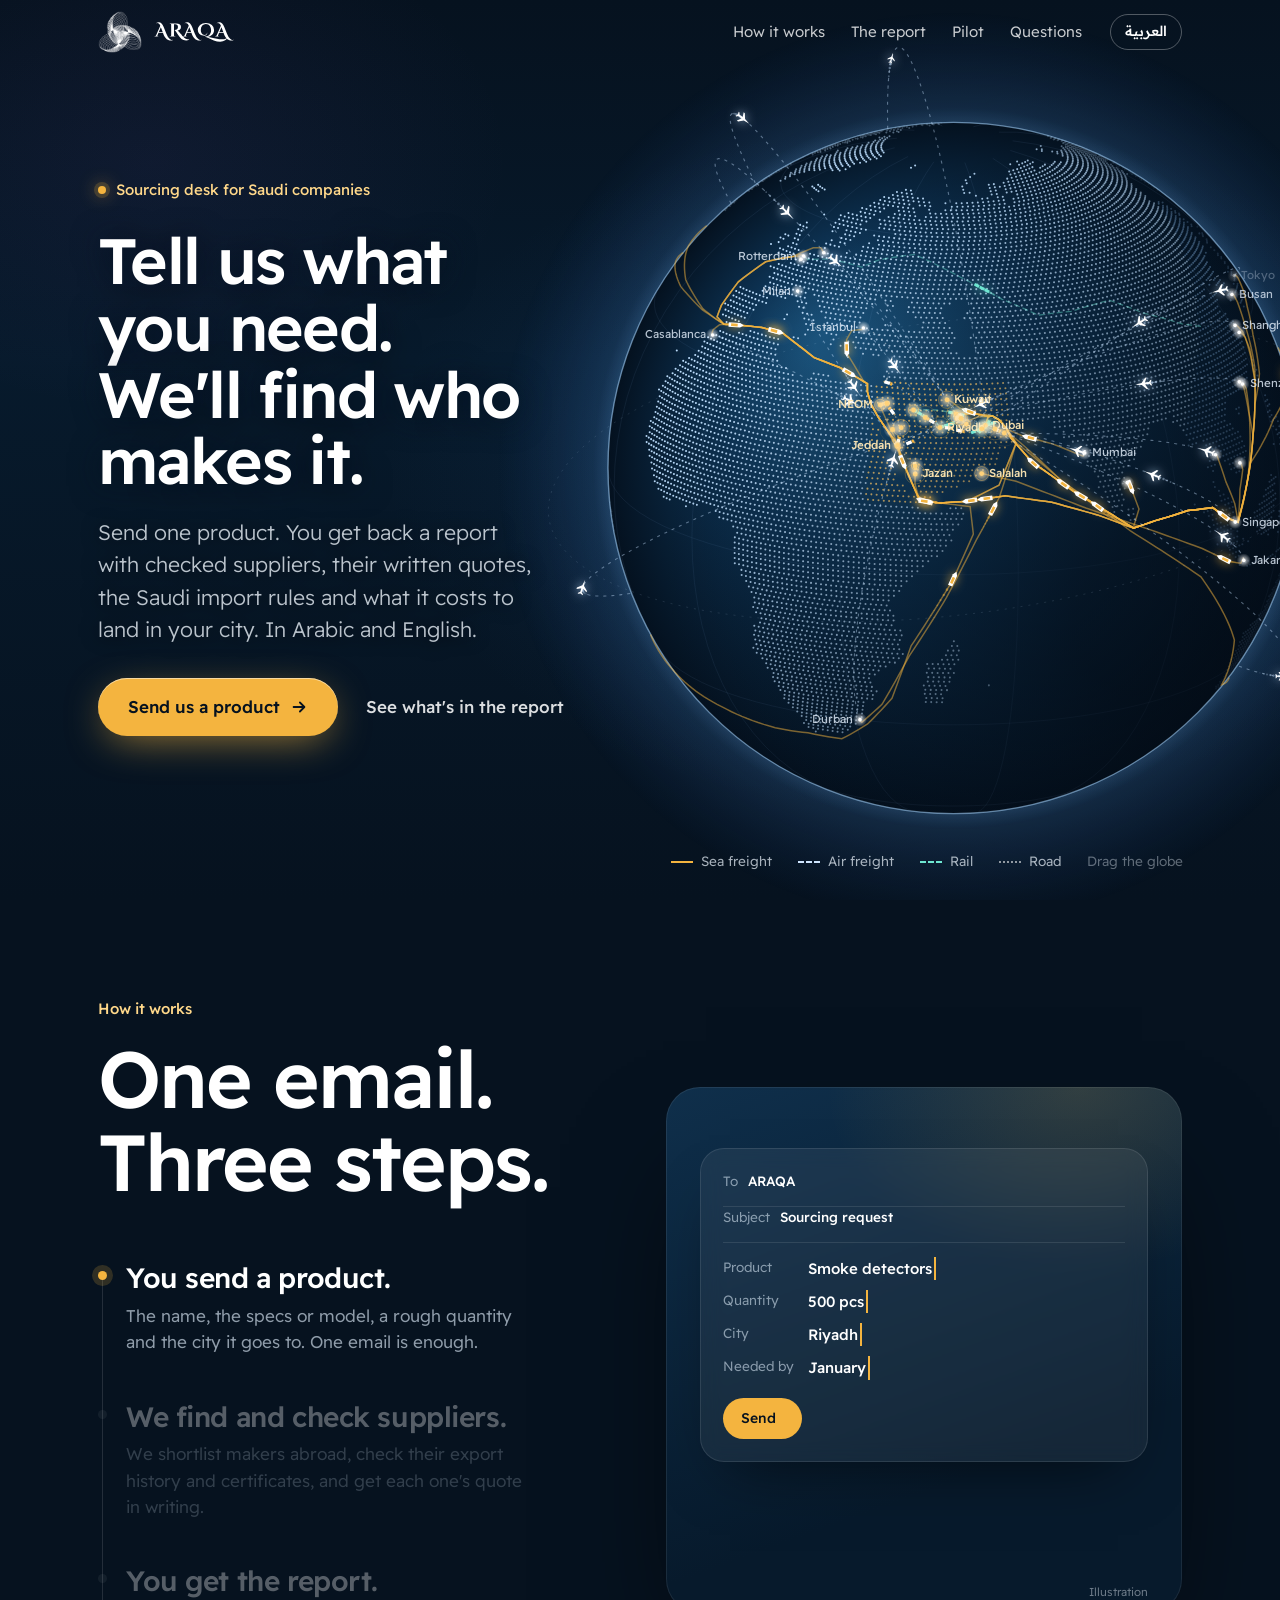
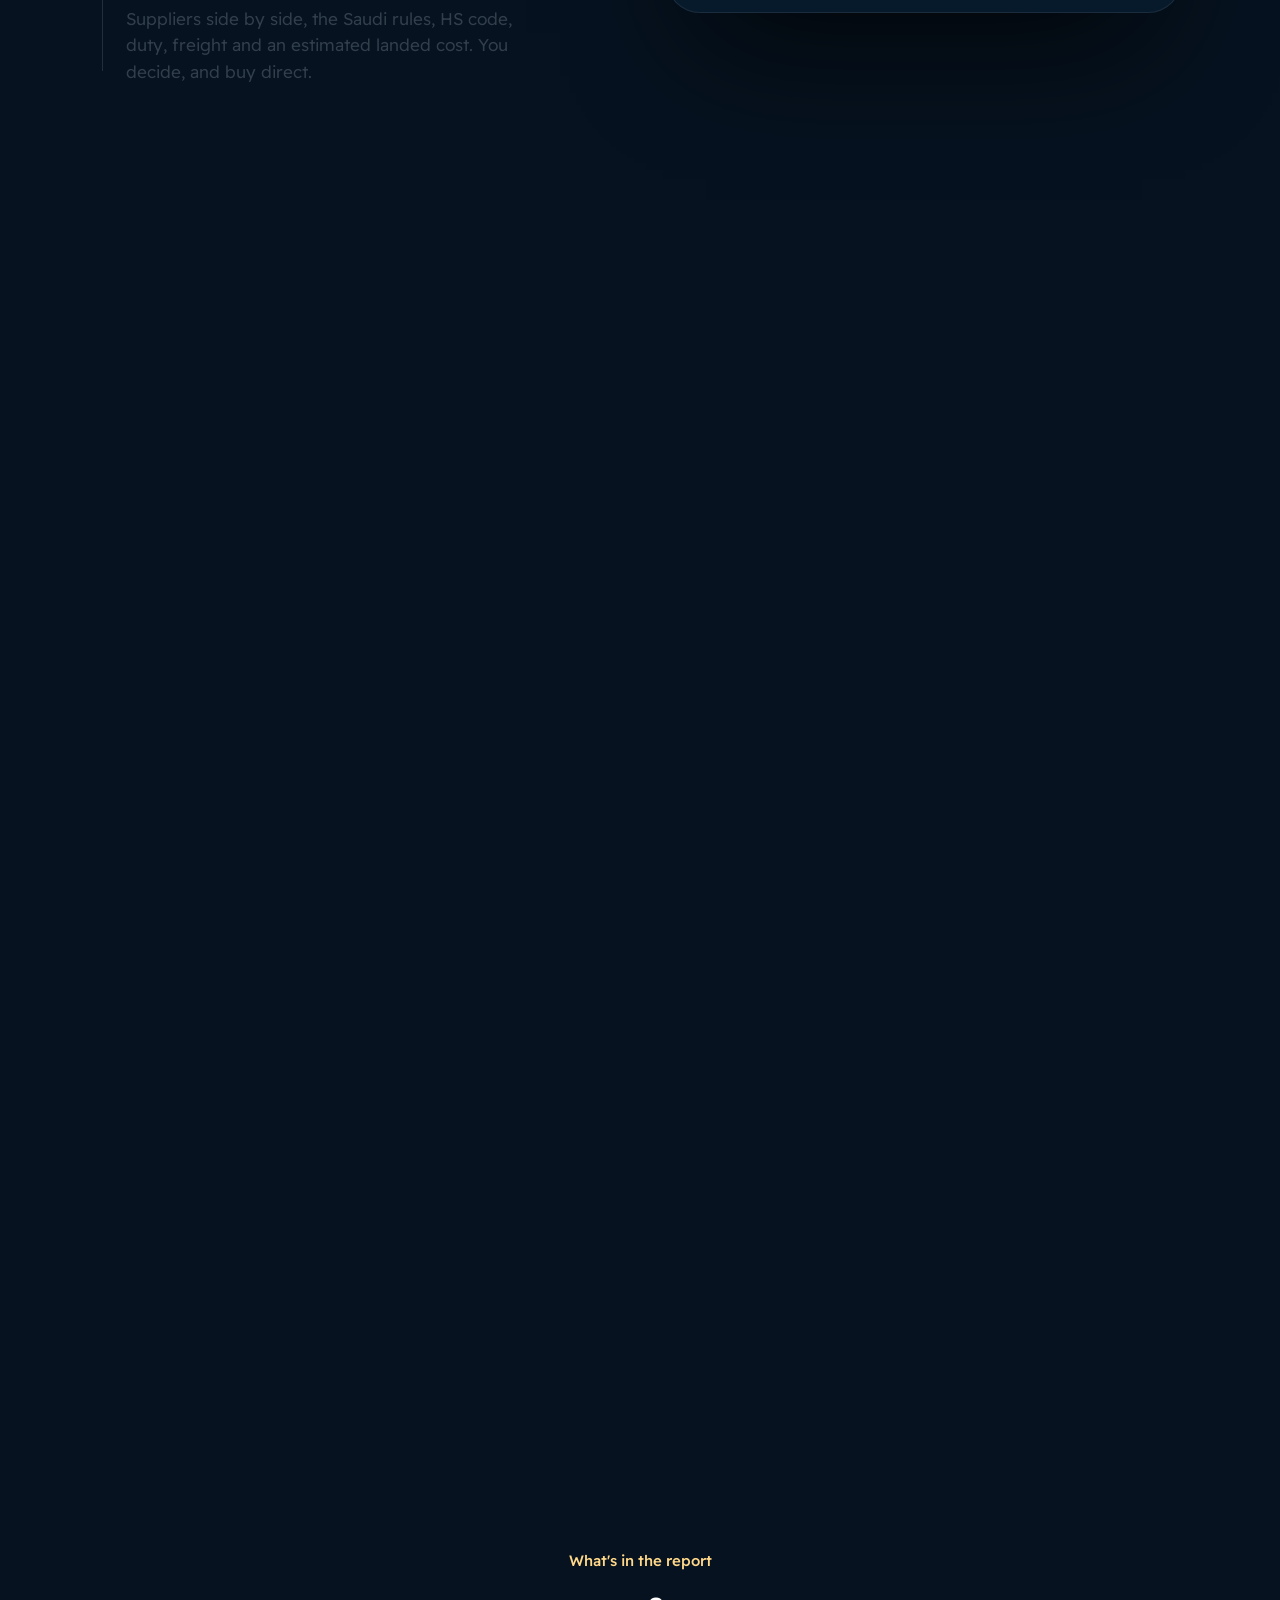
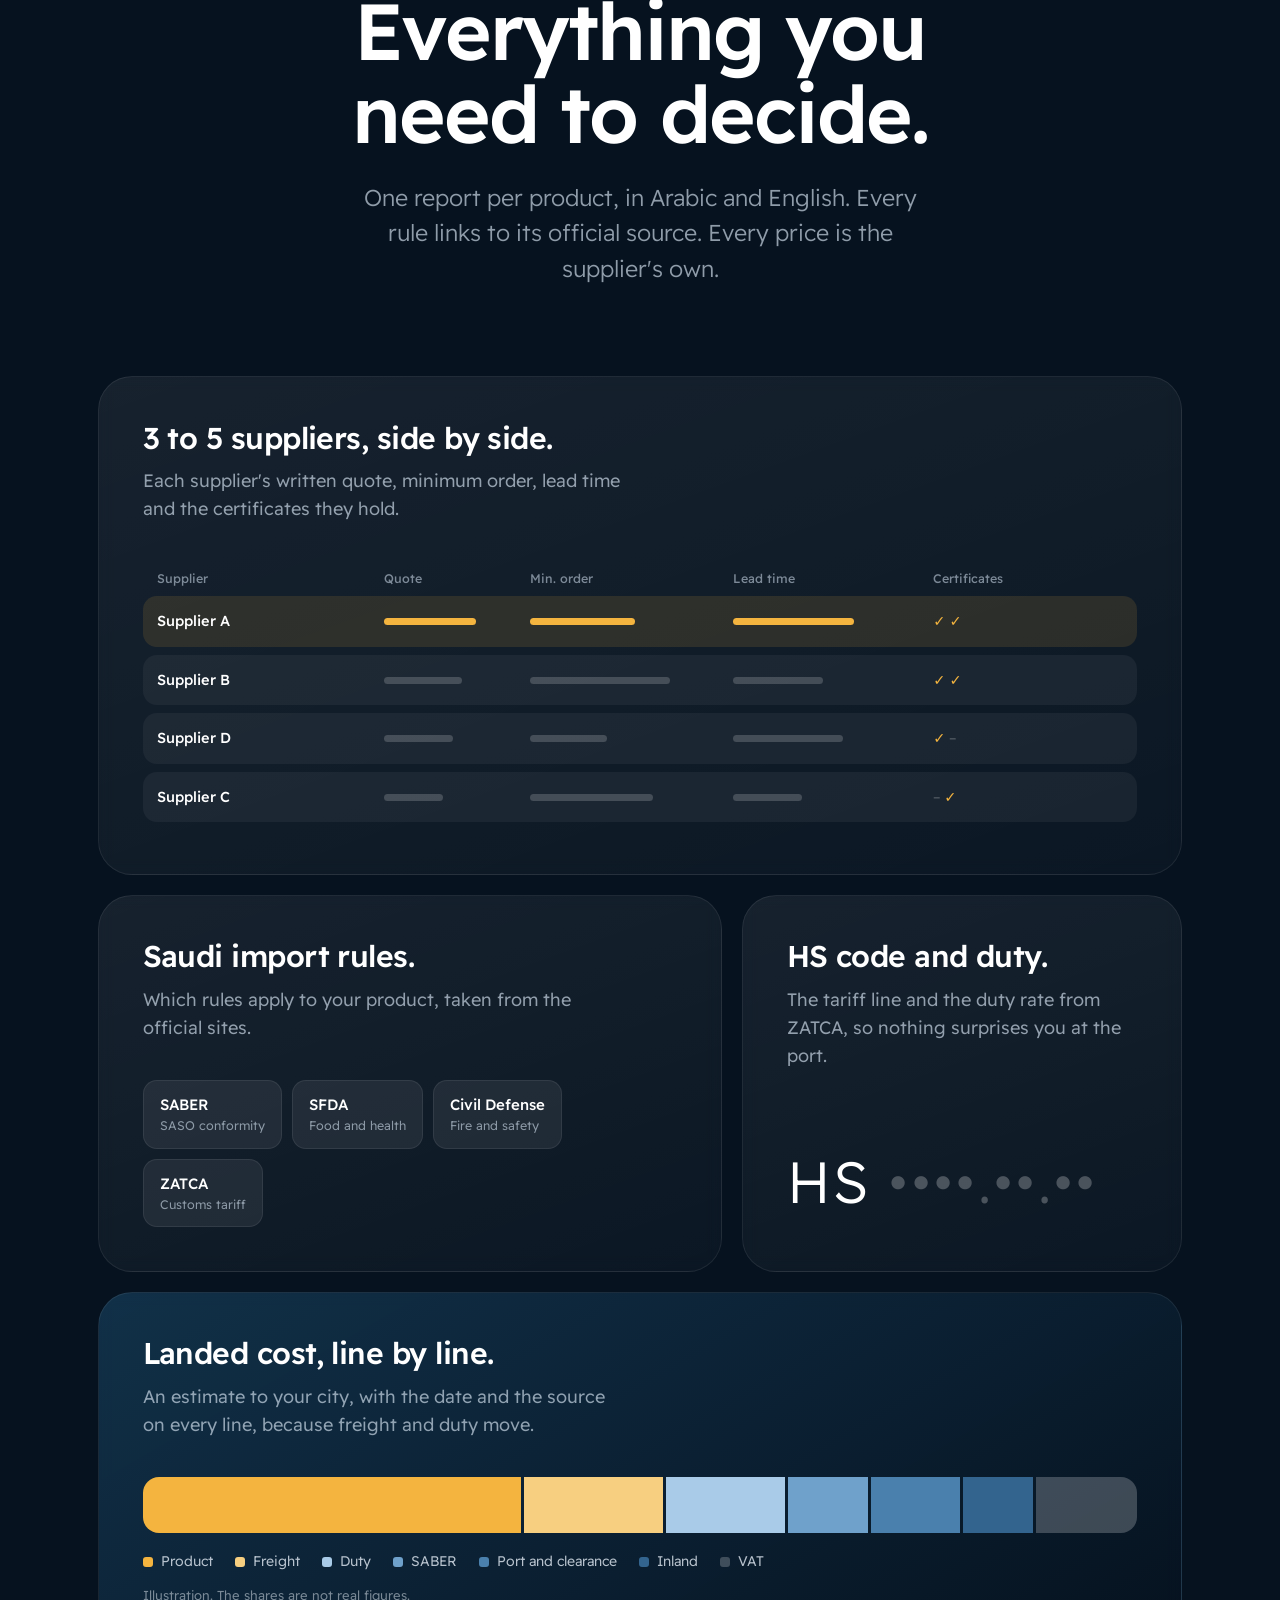
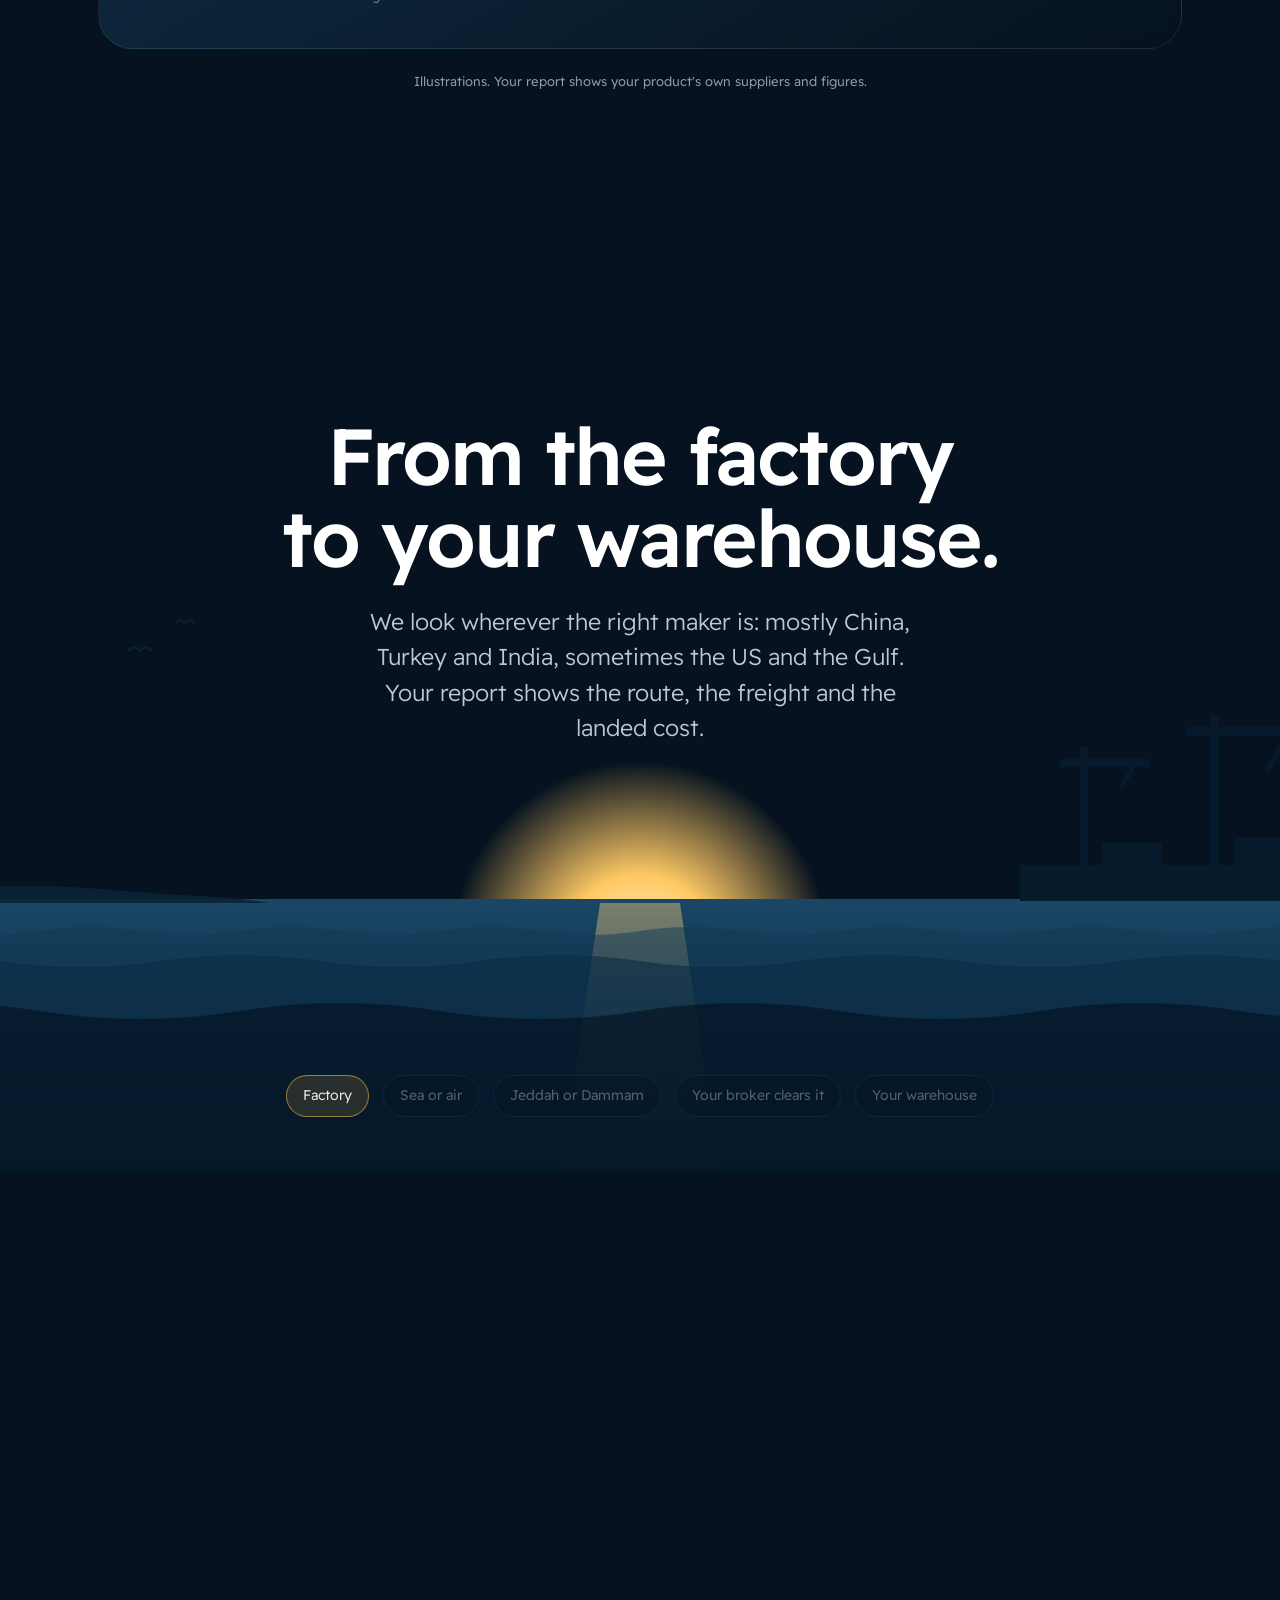
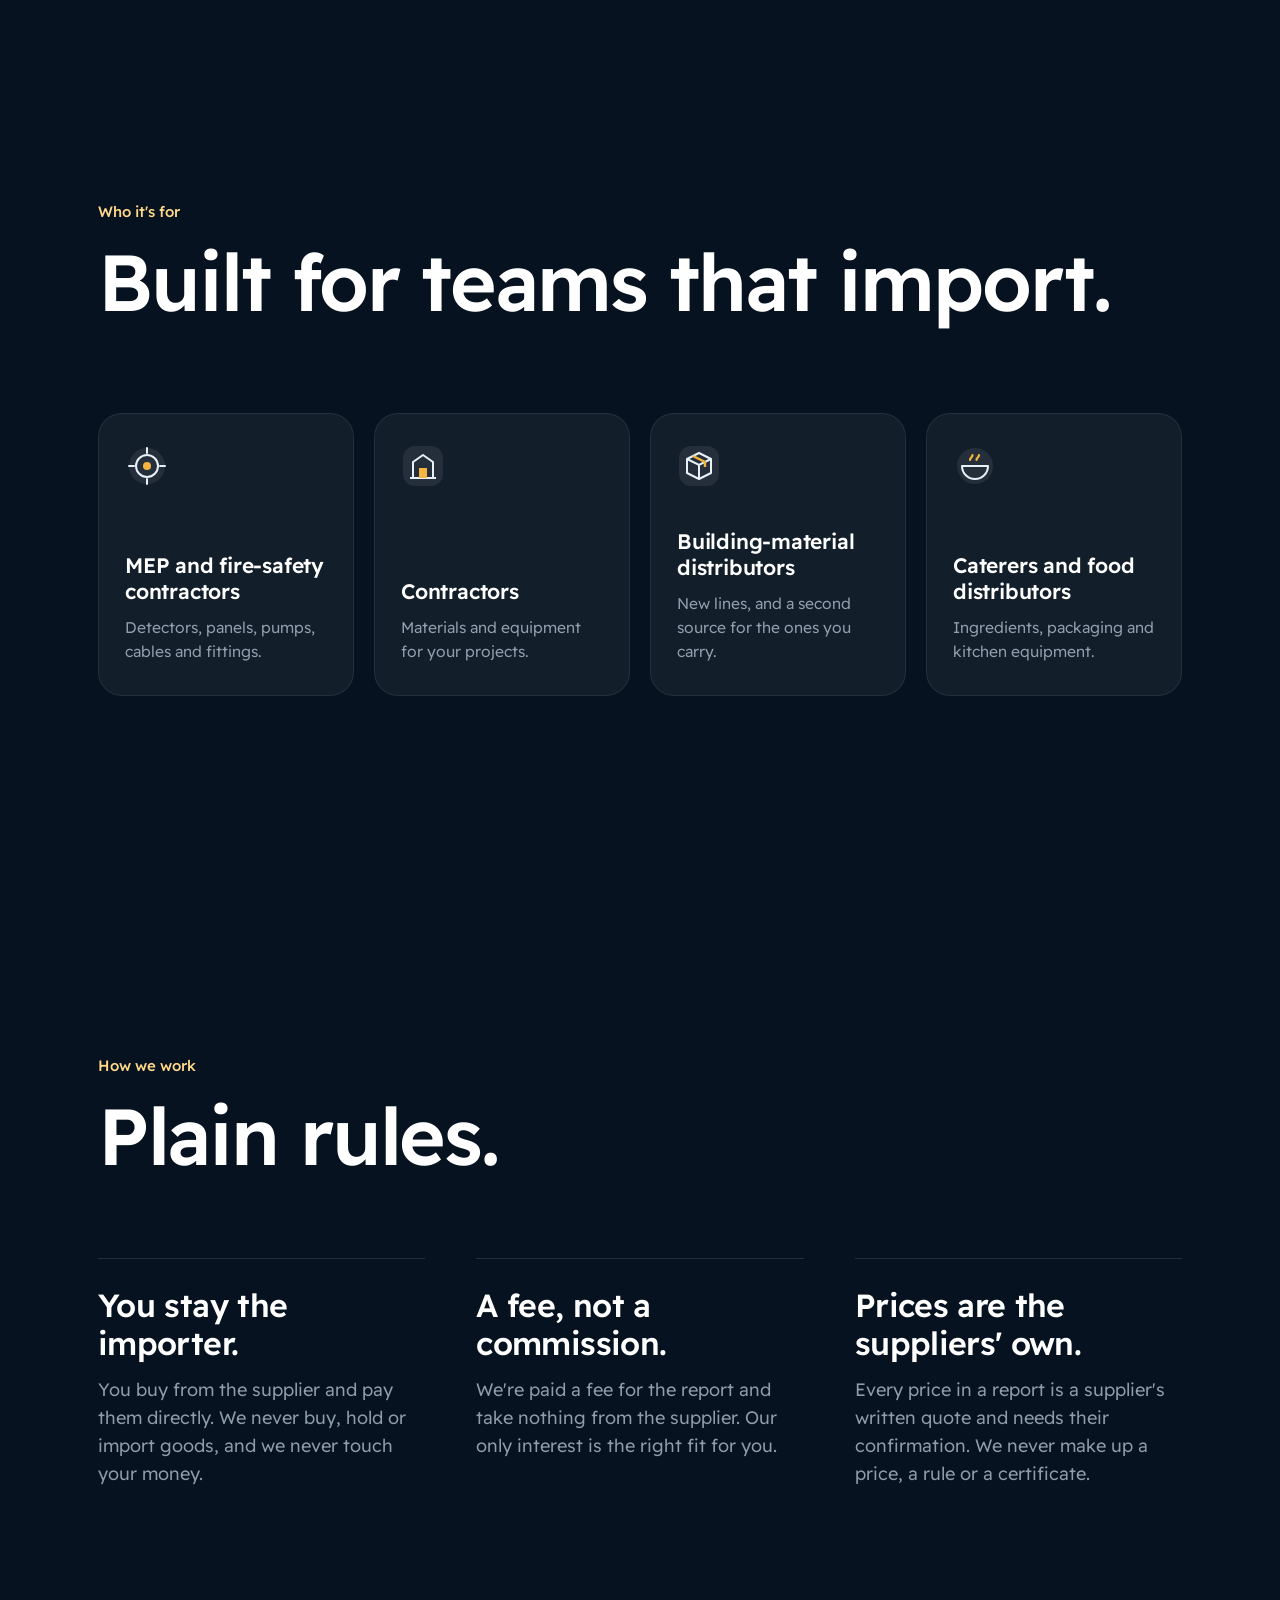
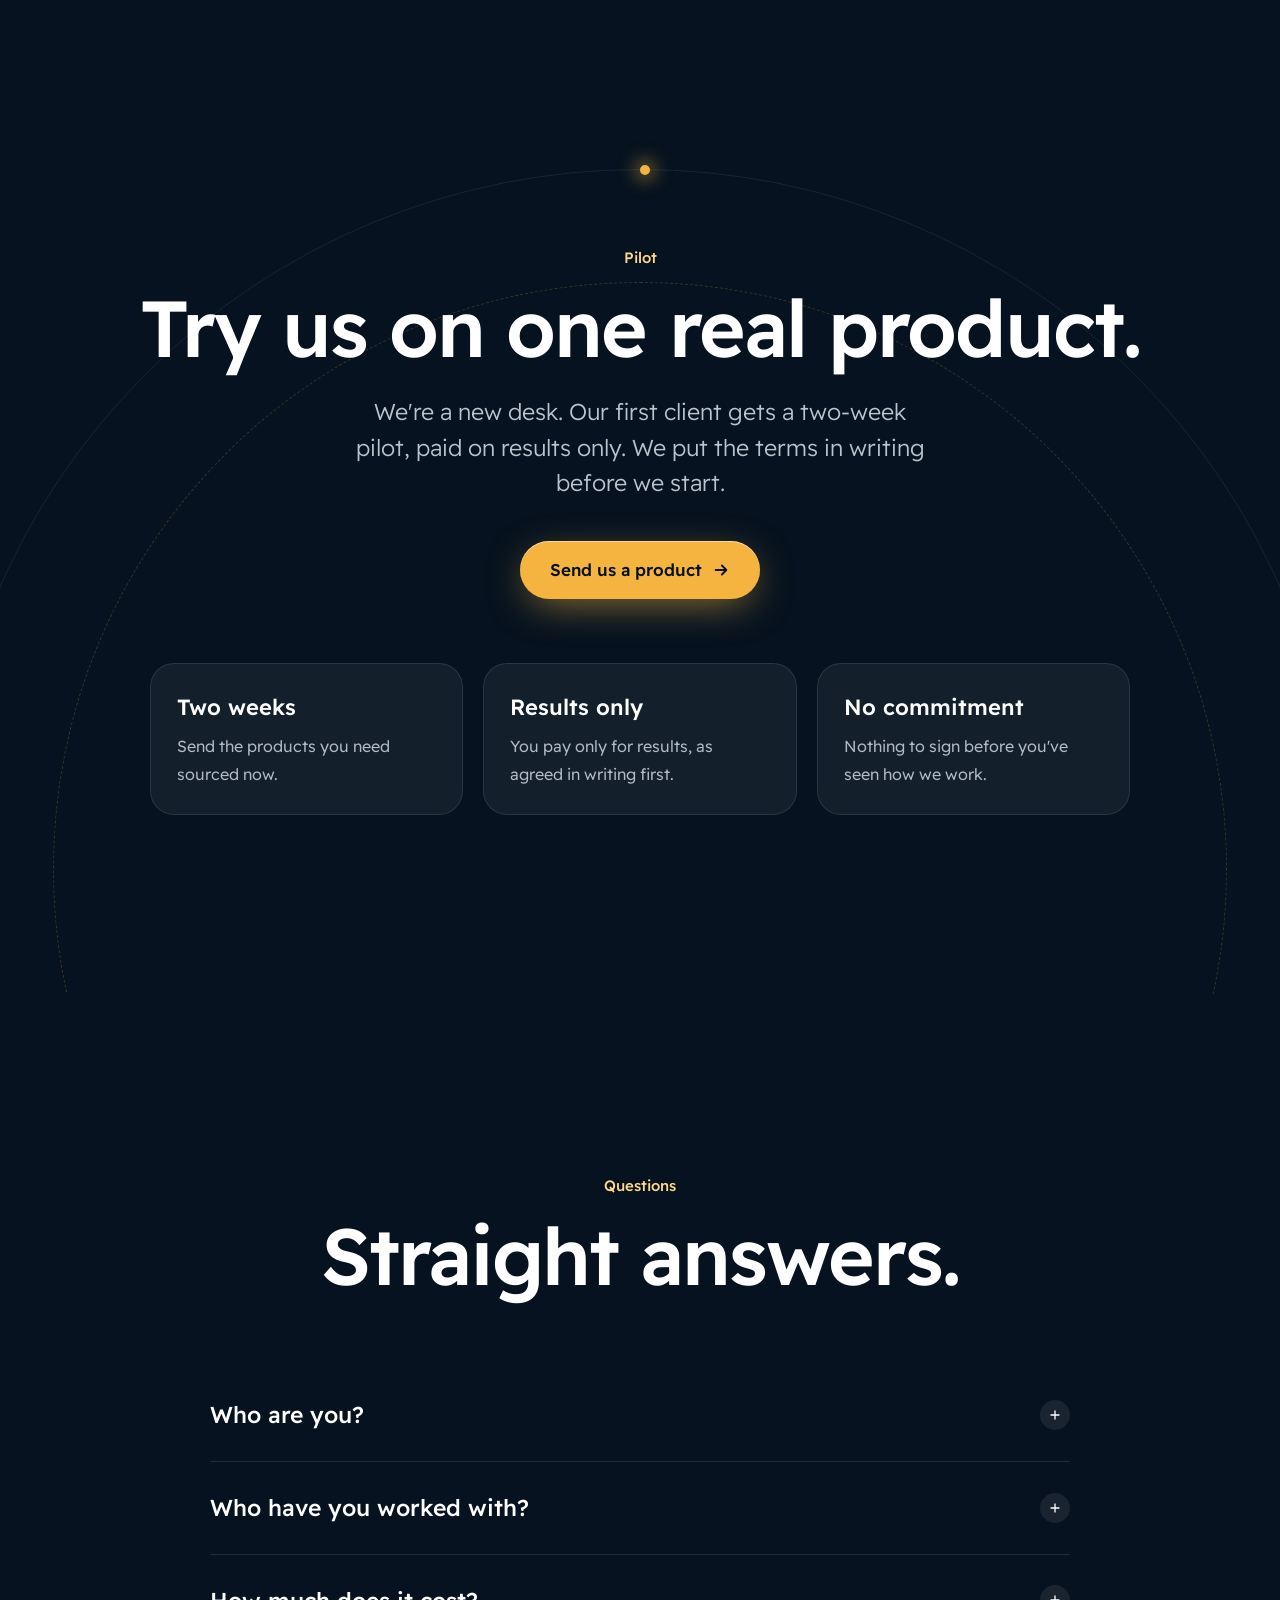
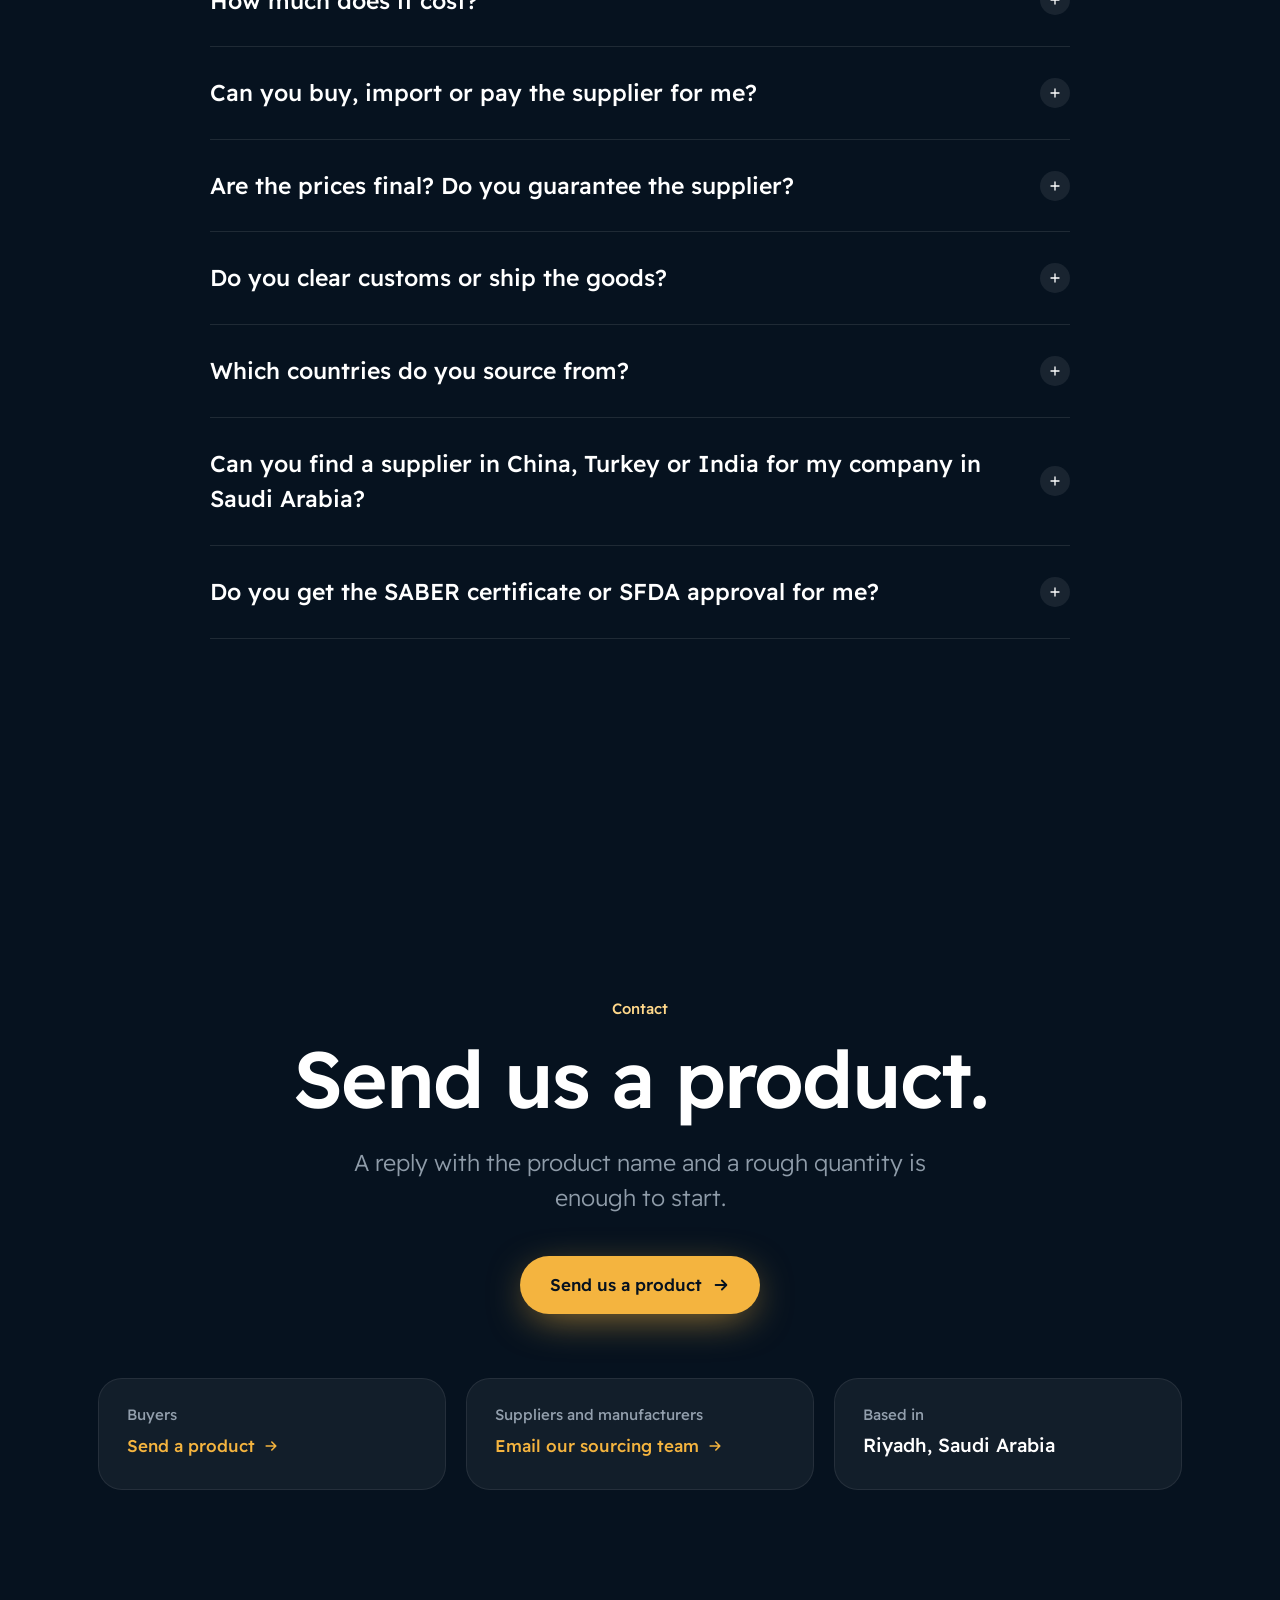
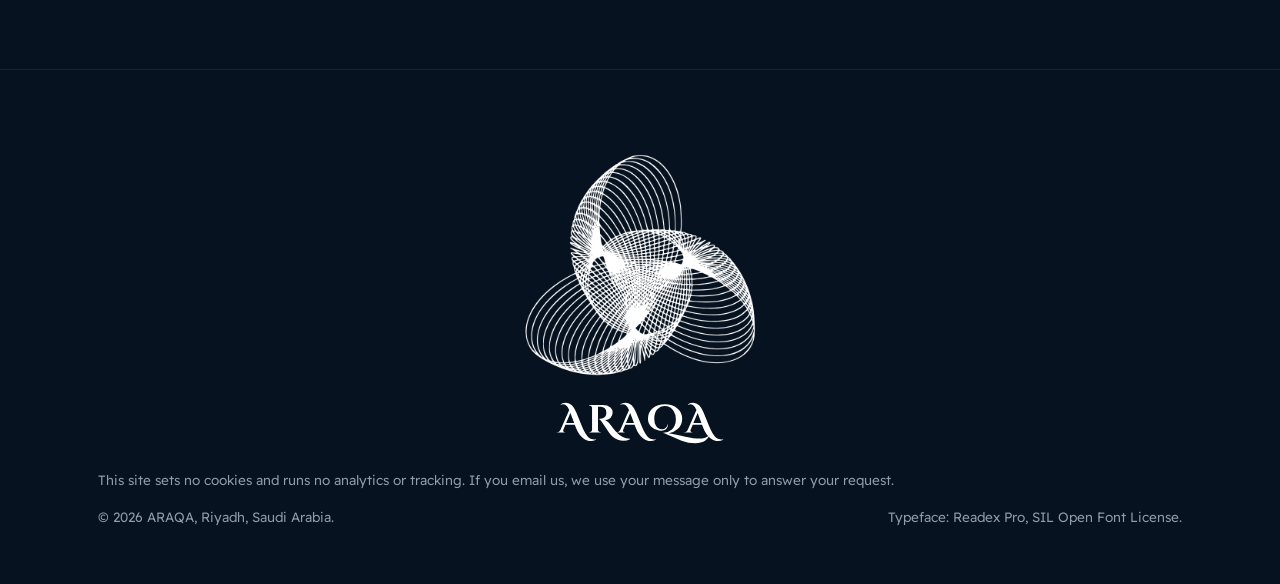
<file: index.html>
<!DOCTYPE html>
<html lang="ar" dir="rtl"><head><meta charset="utf-8"><meta name="viewport" content="width=device-width,initial-scale=1">
<title>ARAQA | مكتب توريد للشركات السعودية · Sourcing desk for Saudi companies</title>
<meta name="description" content="علمنا وش المنتج اللي تحتاجه، ونرجع لك بتقرير عربي وإنجليزي فيه من ٣ إلى ٥ موردين متأكدين منهم مع عروض أسعارهم مكتوبة، واشتراطات الاستيراد في السعودية (سابر، الغذاء والدواء، الدفاع المدني)، والبند الجمركي، والرسوم، وكم بتكلفك البضاعة لين توصل مدينتك.">
<link rel="canonical" href="https://araqa.co/"><link rel="alternate" hreflang="en" href="https://araqa.co/en/"><link rel="alternate" hreflang="ar" href="https://araqa.co/ar/"><link rel="alternate" hreflang="x-default" href="https://araqa.co/">
<meta property="og:title" content="ARAQA"><meta property="og:image" content="https://araqa.co/assets/img/og-ar.jpg">
<meta name="theme-color" content="#06121f"><link rel="icon" href="assets/img/favicon-32.png" sizes="32x32" type="image/png"><link rel="stylesheet" href="assets/site.css">
<script>(function(){var l=(navigator.languages&&navigator.languages[0])||navigator.language||'';location.replace(/^ar/i.test(l)?'ar/':'en/')})();</script>
</head><body><main class="hero" style="display:grid;place-items:center;padding:0"><div class="center">
<a class="brand" href="ar/" aria-label="ARAQA" style="flex-direction:column;gap:26px"><img src="assets/img/logo-mark.webp" alt="" width="260" height="249"><img src="assets/img/wordmark.svg" alt="ARAQA" style="height:44px;width:auto"></a>
<div style="display:flex;gap:16px;justify-content:center;margin-top:34px"><a class="btn btn-dawn" href="ar/" lang="ar">العربية</a><a class="btn" href="en/" lang="en" style="background:rgba(255,255,255,.1);color:#fff">English</a></div>
</div></main></body></html>
</file>
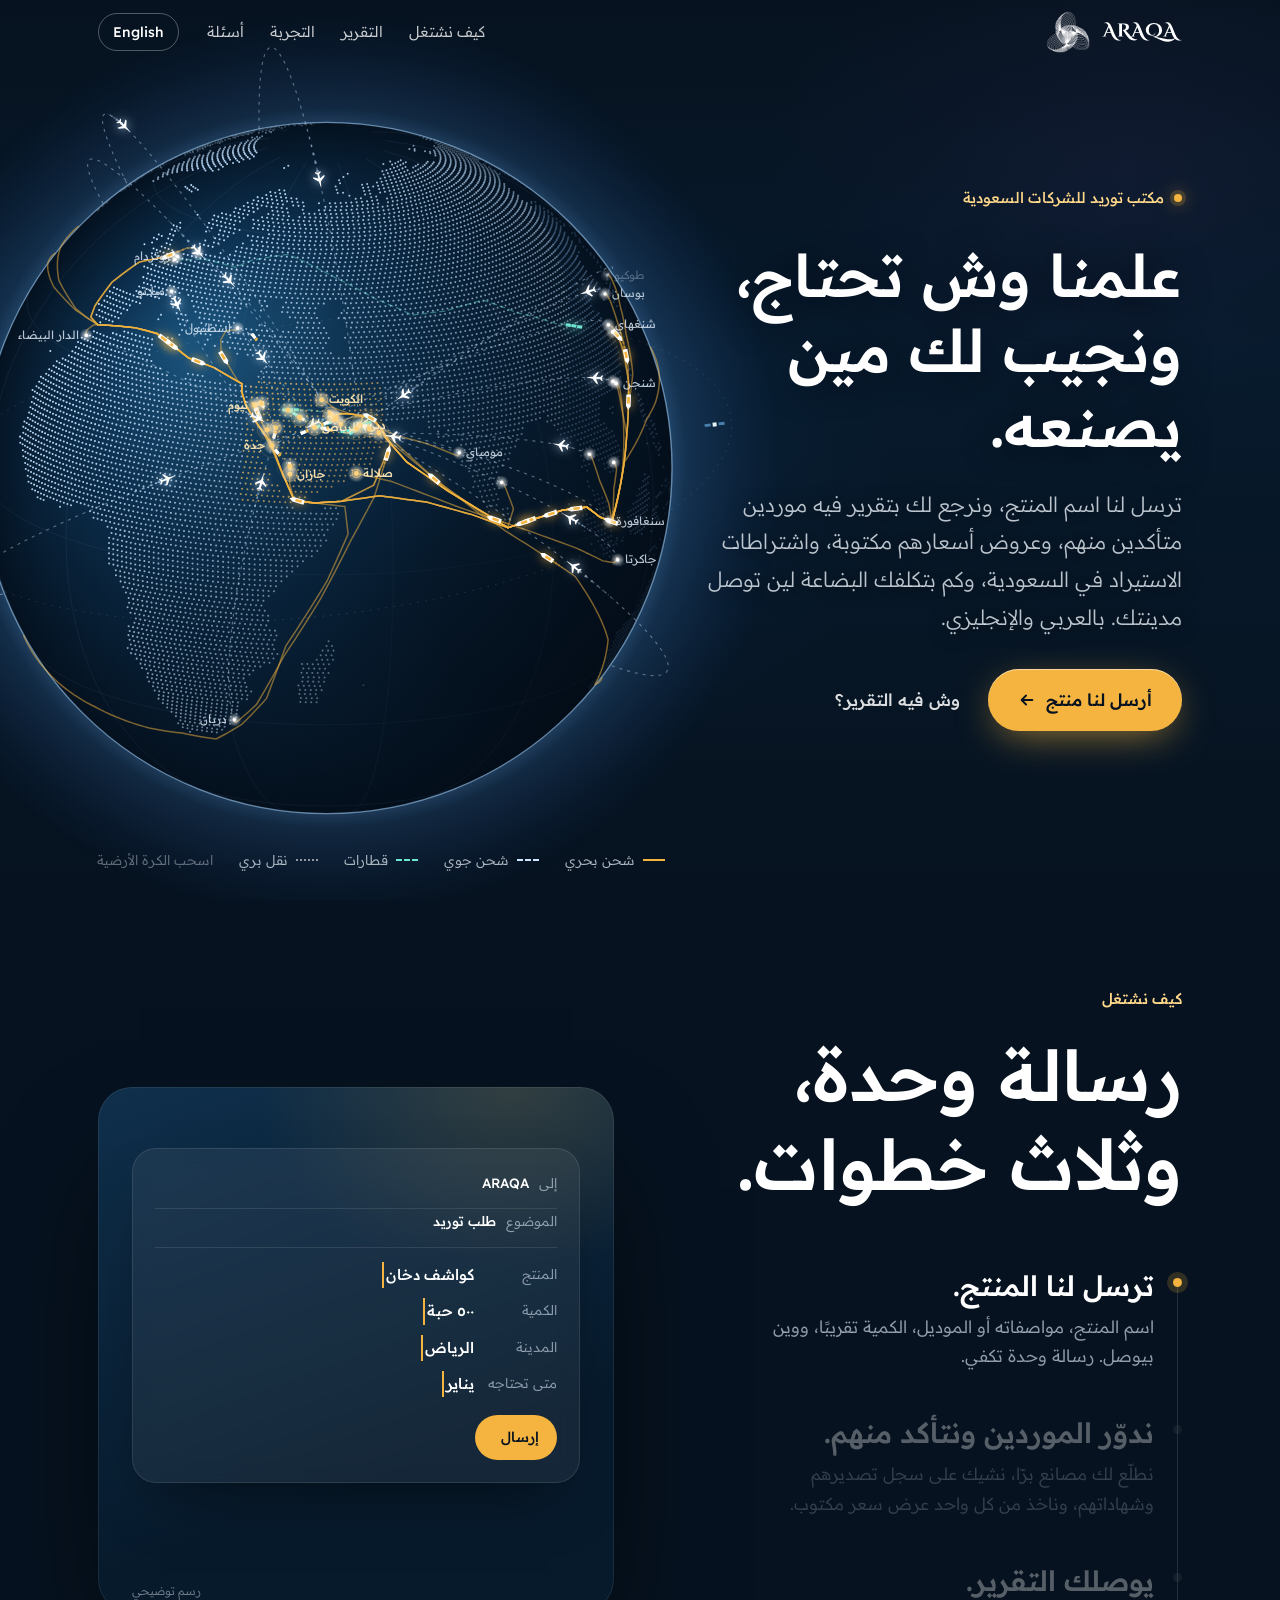
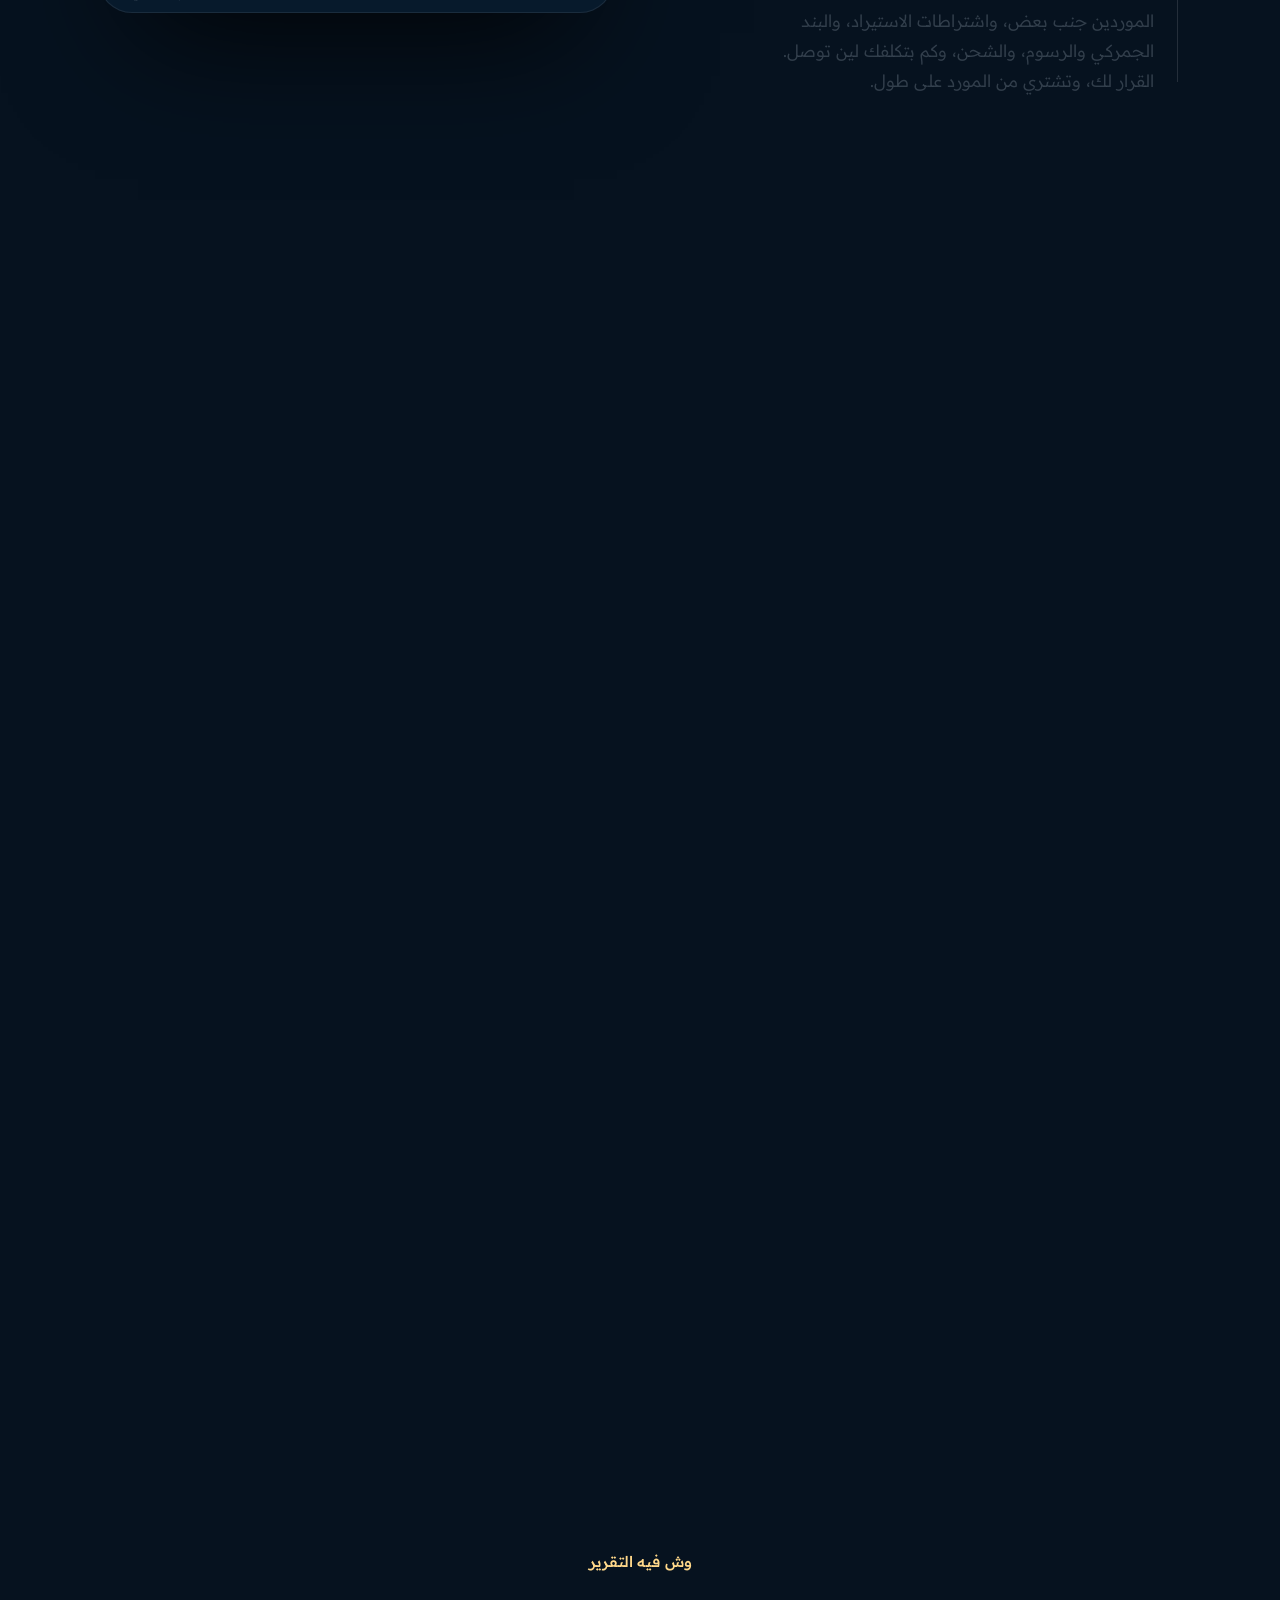
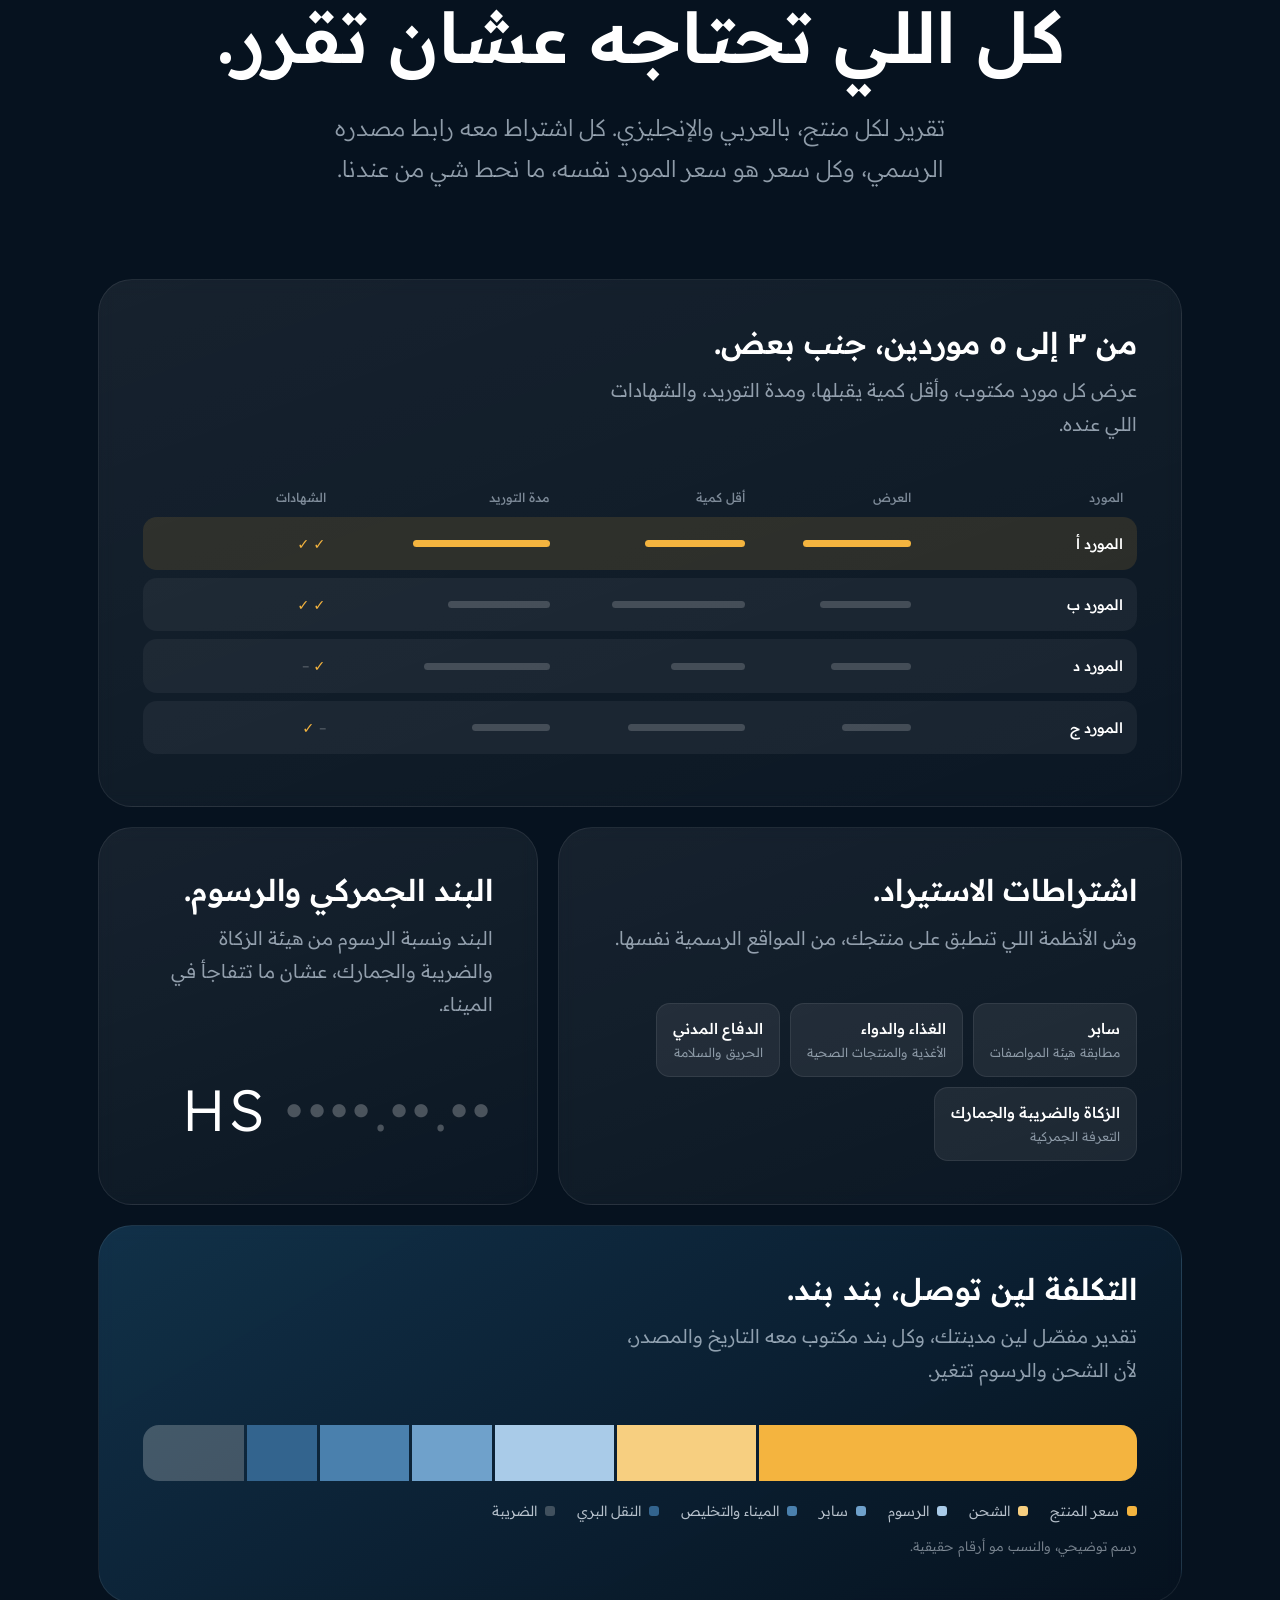
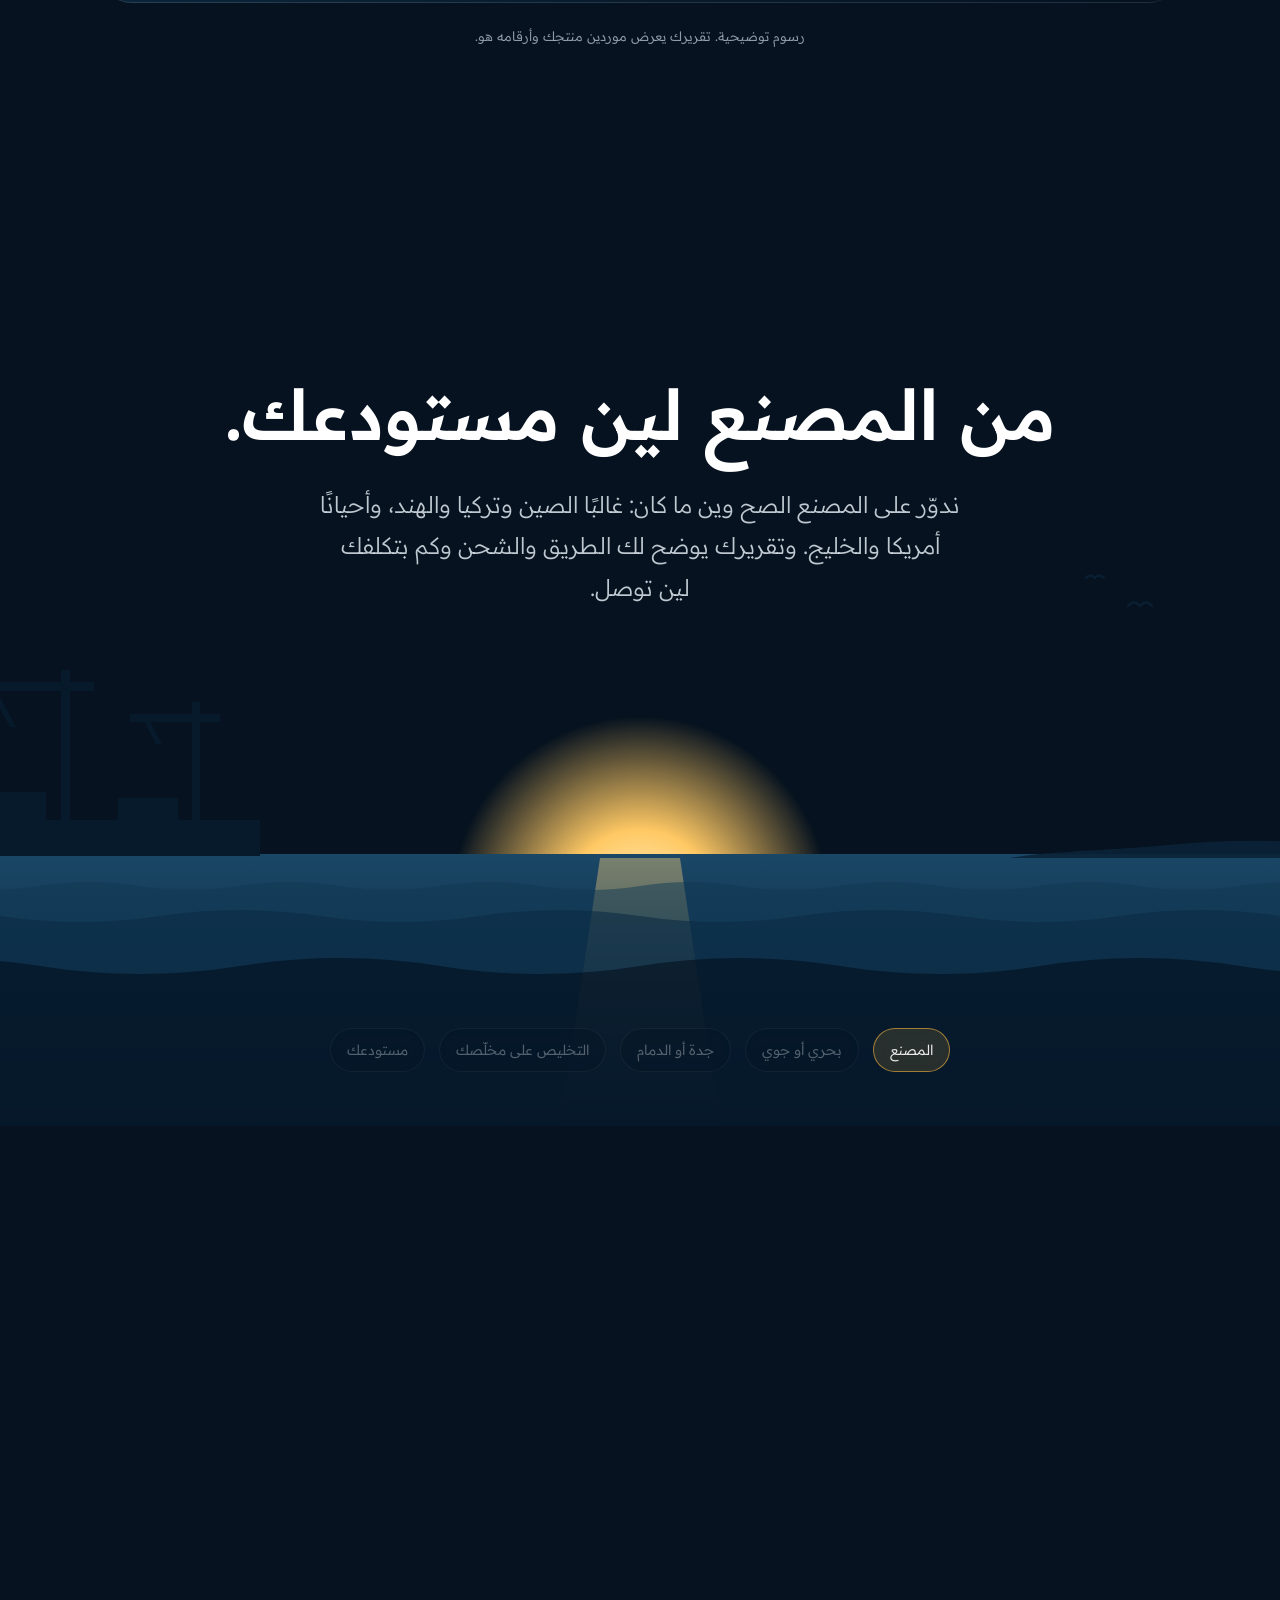
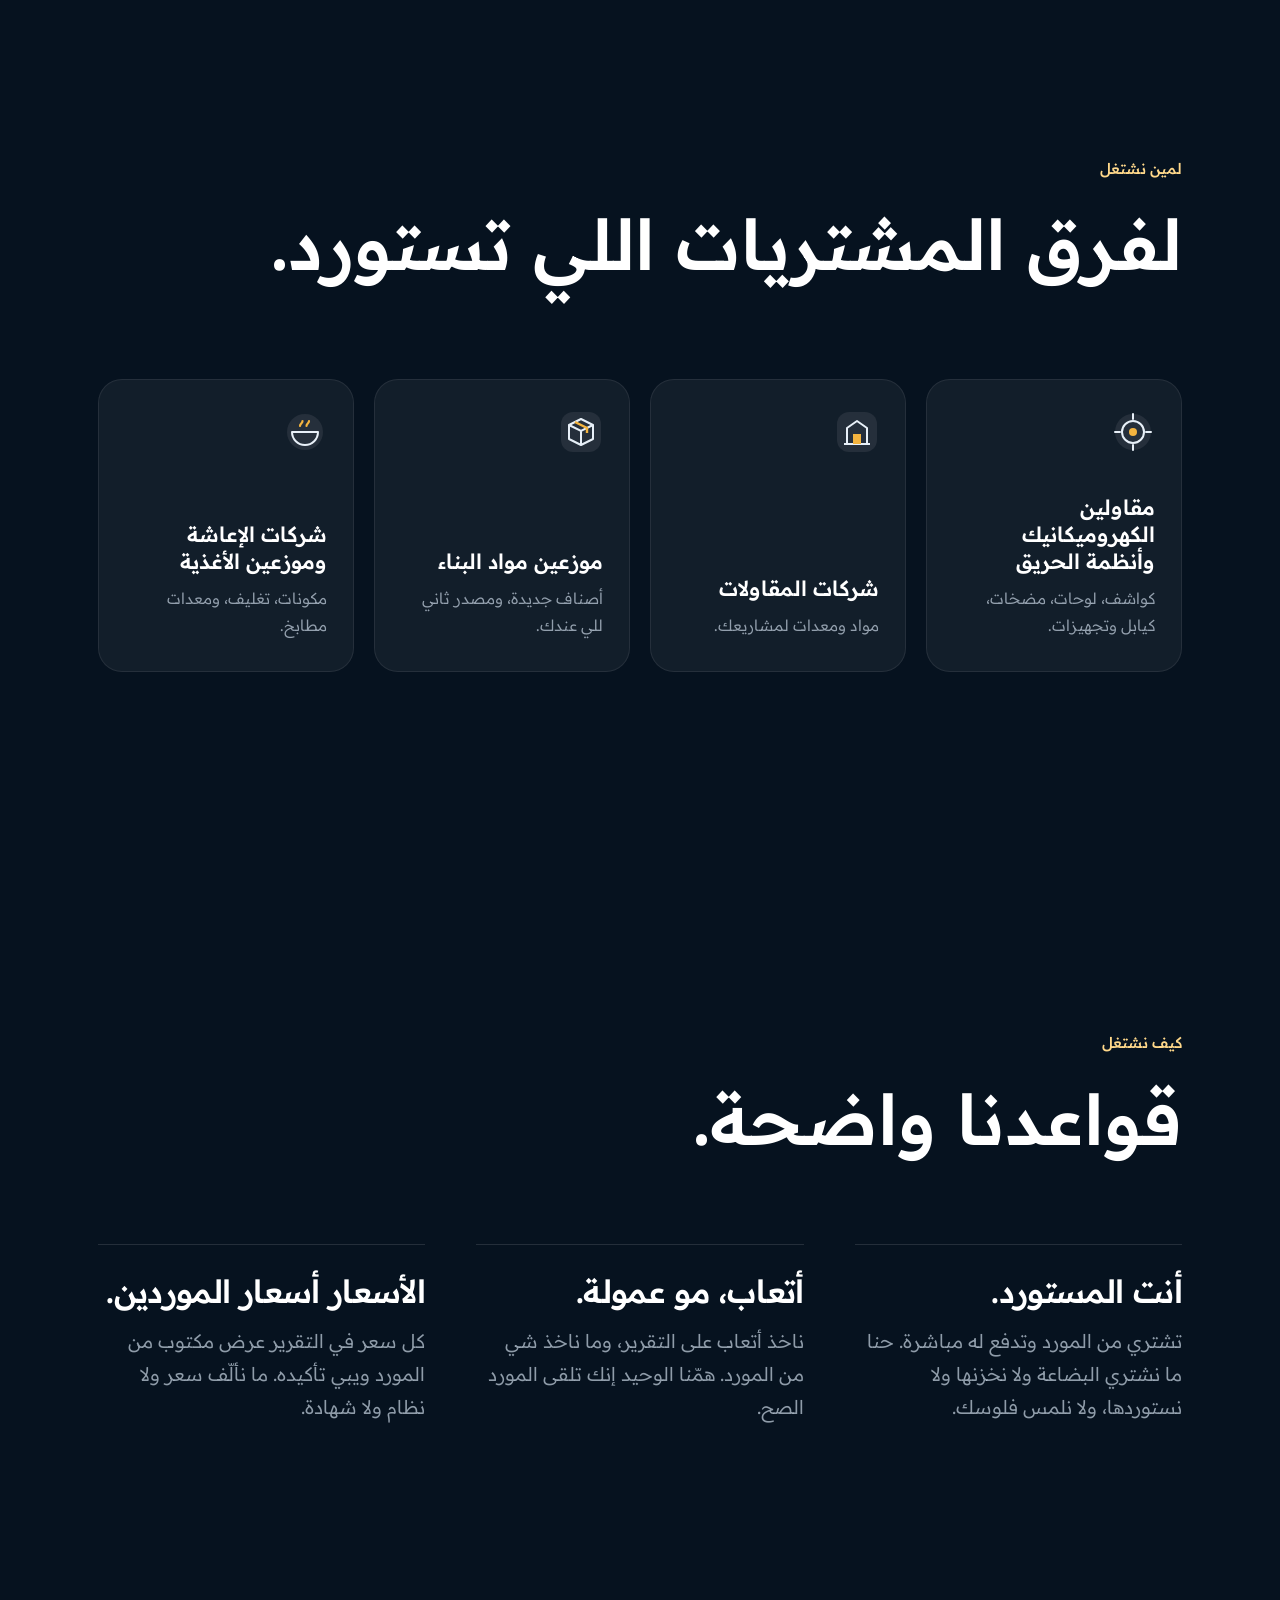
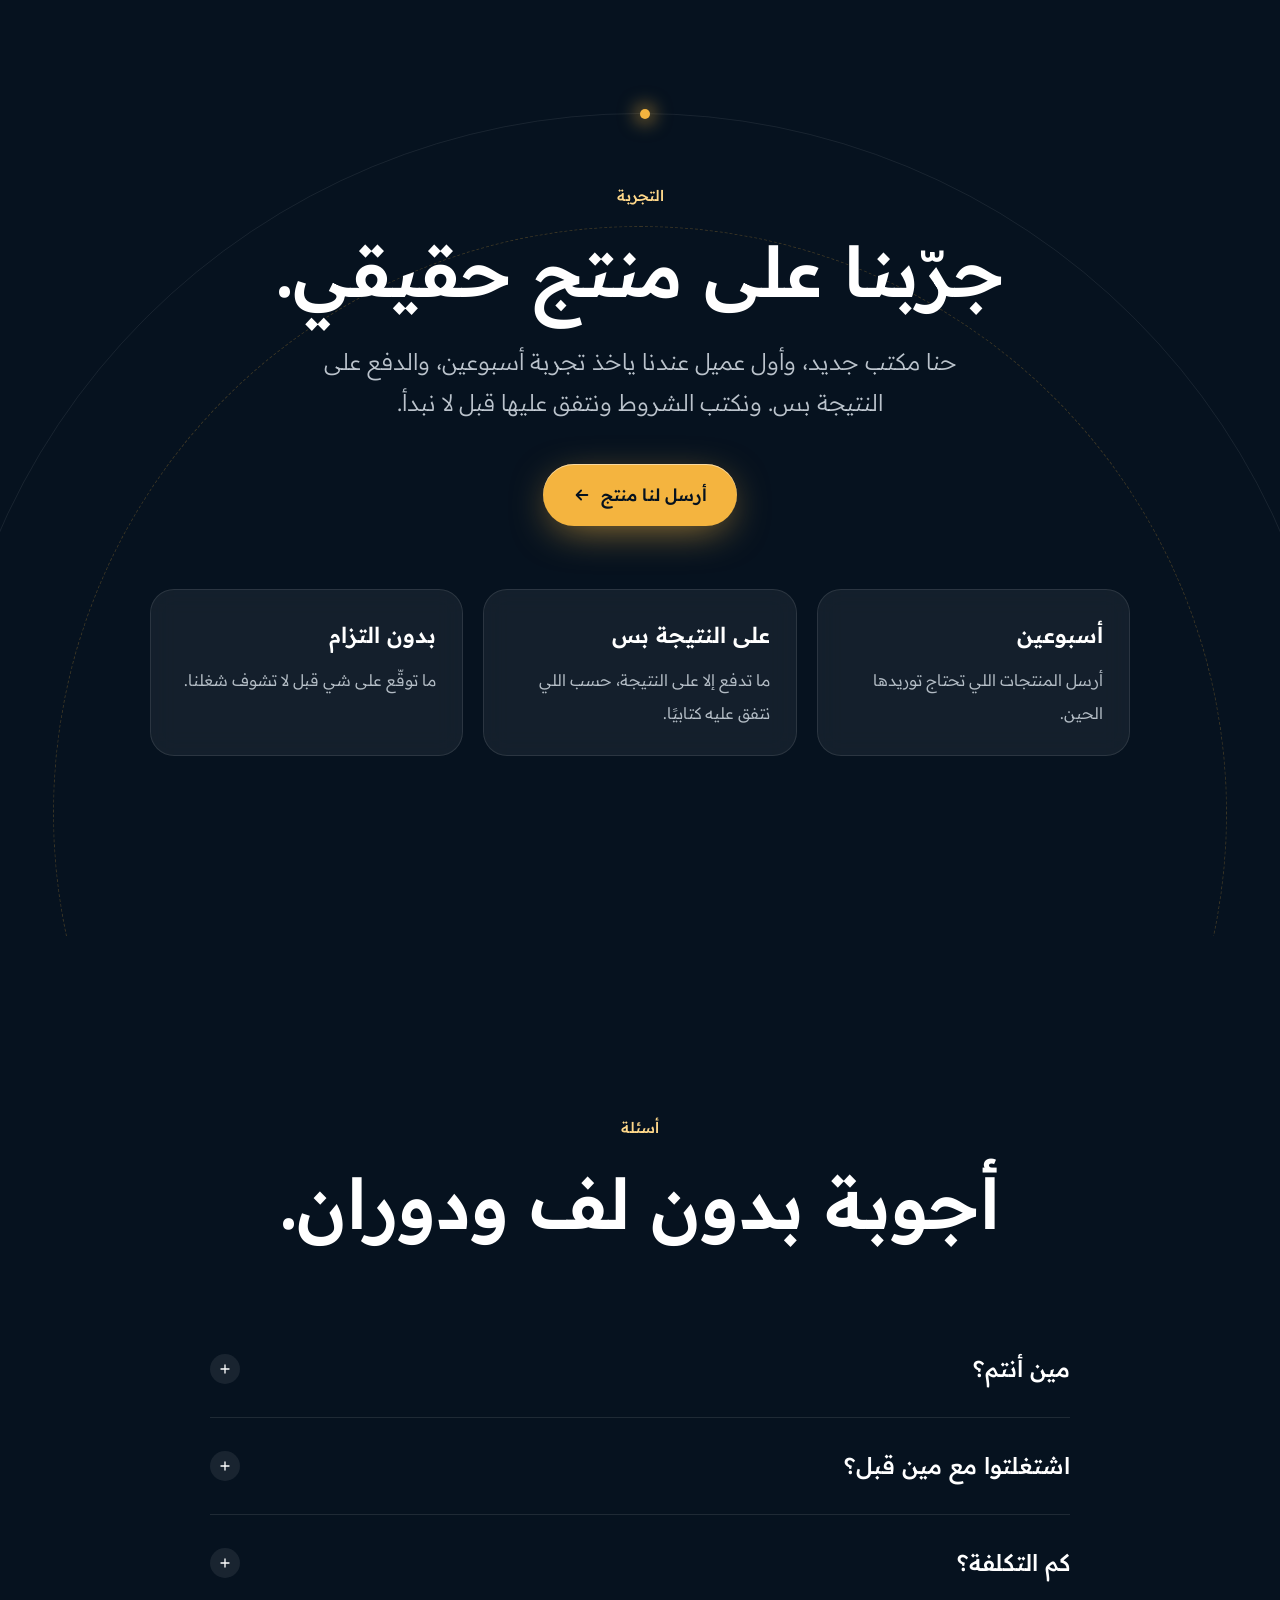
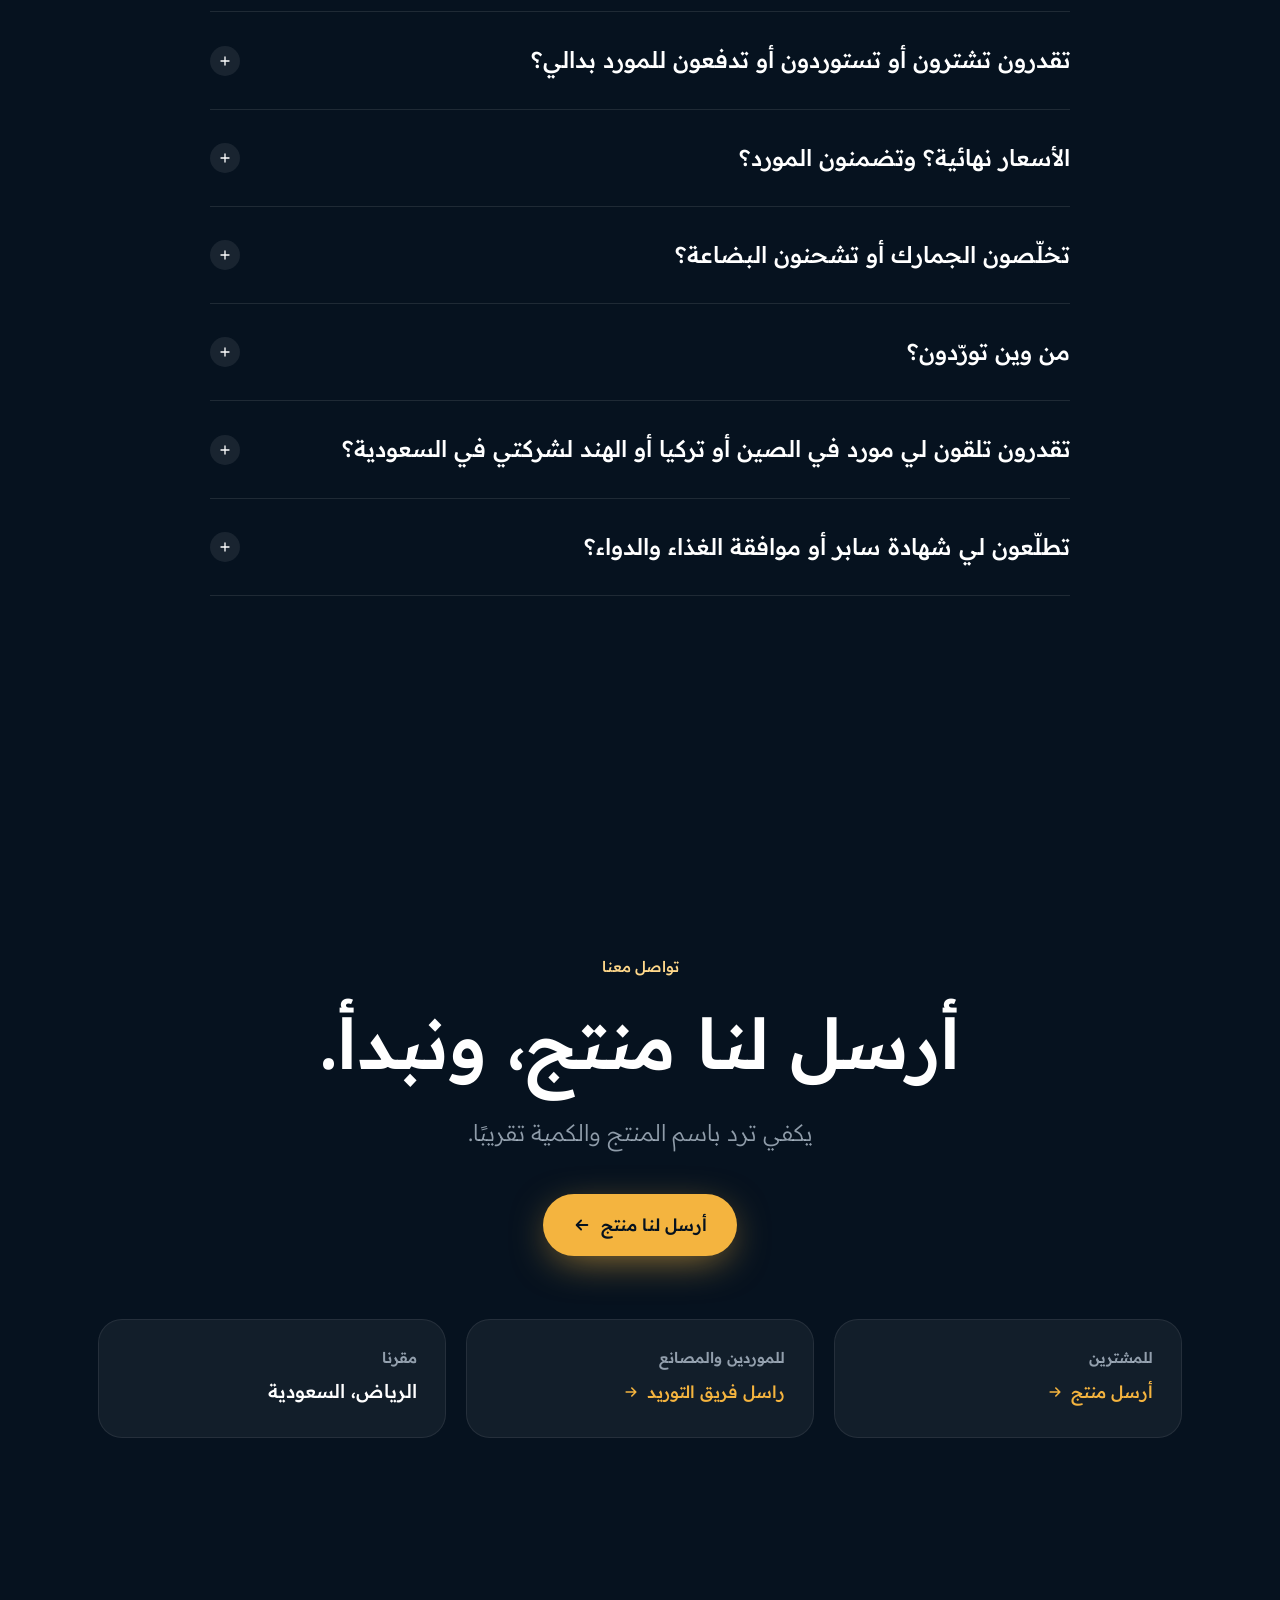
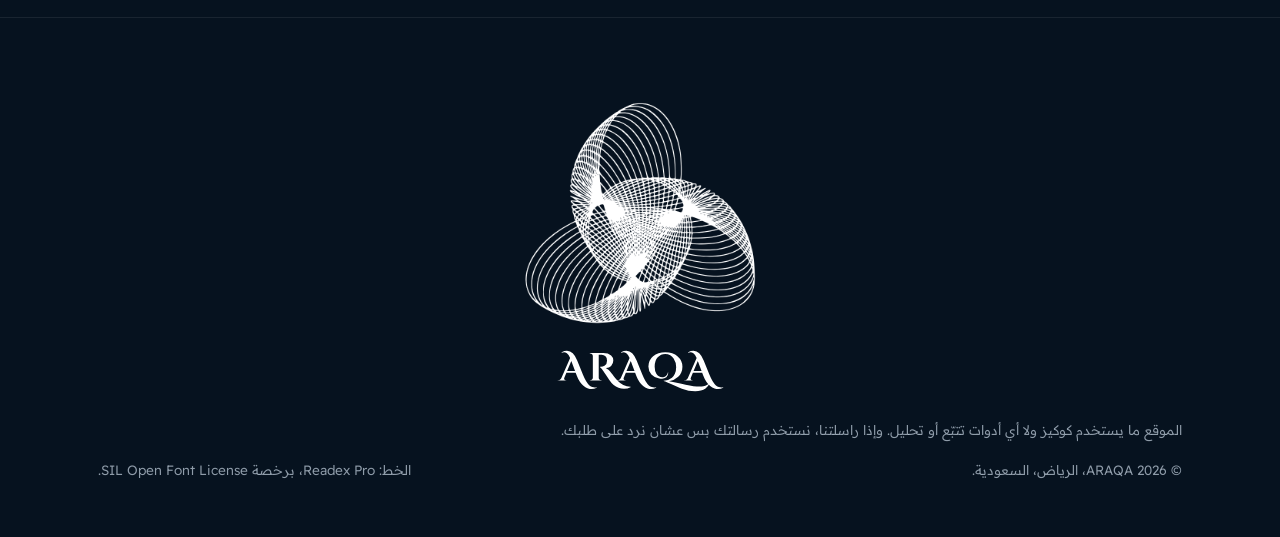
<file: ar/index.html>
<!DOCTYPE html>
<html lang="ar" dir="rtl">
<head>
<meta charset="utf-8">
<meta name="viewport" content="width=device-width,initial-scale=1">
<title>ARAQA | وكيل توريد للشركات السعودية: موردين، سابر، والتكلفة</title>
<meta name="description" content="علمنا وش المنتج اللي تحتاجه، ونرجع لك بتقرير عربي وإنجليزي فيه من ٣ إلى ٥ موردين متأكدين منهم مع عروض أسعارهم مكتوبة، واشتراطات الاستيراد في السعودية (سابر، الغذاء والدواء، الدفاع المدني)، والبند الجمركي، والرسوم، وكم بتكلفك البضاعة لين توصل مدينتك.">
<link rel="canonical" href="https://araqa.co/ar/">
<link rel="alternate" hreflang="en" href="https://araqa.co/en/">
<link rel="alternate" hreflang="ar" href="https://araqa.co/ar/">
<link rel="alternate" hreflang="x-default" href="https://araqa.co/">
<meta name="theme-color" content="#06121f">
<meta property="og:type" content="website">
<meta property="og:site_name" content="ARAQA">
<meta property="og:title" content="ARAQA | علمنا وش تحتاج، ونجيب لك مين يصنعه.">
<meta property="og:description" content="علمنا وش المنتج اللي تحتاجه، ونرجع لك بتقرير عربي وإنجليزي فيه من ٣ إلى ٥ موردين متأكدين منهم مع عروض أسعارهم مكتوبة، واشتراطات الاستيراد في السعودية (سابر، الغذاء والدواء، الدفاع المدني)، والبند الجمركي، والرسوم، وكم بتكلفك البضاعة لين توصل مدينتك.">
<meta property="og:url" content="https://araqa.co/ar/">
<meta property="og:image" content="https://araqa.co/assets/img/og-ar.jpg">
<meta property="og:image:width" content="1200">
<meta property="og:image:height" content="630">
<meta property="og:locale" content="ar_SA">
<meta name="twitter:card" content="summary_large_image">
<link rel="icon" href="../assets/img/favicon-32.png" sizes="32x32" type="image/png">
<link rel="apple-touch-icon" href="../assets/img/apple-touch-icon.png">
<link rel="preload" href="../assets/fonts/readex-arabic.woff2" as="font" type="font/woff2" crossorigin>
<link rel="stylesheet" href="../assets/site.css">
<script>document.documentElement.classList.add('js')</script>
<script type="application/ld+json">{"@context":"https://schema.org","@graph":[{"@type":"Organization","@id":"https://araqa.co/#org","name":"ARAQA","alternateName":["Araqa","Araka","ARAQA sourcing desk"],"url":"https://araqa.co/","logo":"https://araqa.co/assets/img/logo-512.png","email":"yousif@araqa.co","description":"علمنا وش المنتج اللي تحتاجه، ونرجع لك بتقرير عربي وإنجليزي فيه من ٣ إلى ٥ موردين متأكدين منهم مع عروض أسعارهم مكتوبة، واشتراطات الاستيراد في السعودية (سابر، الغذاء والدواء، الدفاع المدني)، والبند الجمركي، والرسوم، وكم بتكلفك البضاعة لين توصل مدينتك.","address":{"@type":"PostalAddress","addressLocality":"Riyadh","addressCountry":"SA"},"areaServed":{"@type":"Country","name":"Saudi Arabia"},"knowsAbout":["Supplier sourcing","Supplier vetting","Import from China to Saudi Arabia","SABER","SFDA","Saudi Civil Defense","HS codes","Saudi customs duty","Landed cost","Freight to Jeddah and Dammam"],"contactPoint":[{"@type":"ContactPoint","contactType":"sales","email":"yousif@araqa.co","availableLanguage":["ar","en"]},{"@type":"ContactPoint","contactType":"supplier relations","email":"sourcing@araqa.co","availableLanguage":["ar","en"]}]},{"@type":"WebSite","@id":"https://araqa.co/#site","url":"https://araqa.co/","name":"ARAQA","inLanguage":["ar","en"],"publisher":{"@id":"https://araqa.co/#org"}},{"@type":"Service","name":"تقرير توريد للشركات السعودية المستوردة","serviceType":"Product sourcing and supplier vetting for importers","provider":{"@id":"https://araqa.co/#org"},"areaServed":{"@type":"Country","name":"Saudi Arabia"},"availableLanguage":["ar","en"],"description":"ترسل منتج واحد، وتستلم تقرير عربي وإنجليزي فيه من ٣ إلى ٥ موردين متأكدين منهم مع عروض أسعارهم المكتوبة، واشتراطات الاستيراد في السعودية (سابر، الغذاء والدواء، الدفاع المدني)، والبند الجمركي، والرسوم، والشحن، وتقدير التكلفة لين توصل. أنت المستورد وتدفع للمورد مباشرة، وARAQA تاخذ أتعاب مو عمولة."},{"@type":"FAQPage","inLanguage":"ar","mainEntity":[{"@type":"Question","name":"مين أنتم؟","acceptedAnswer":{"@type":"Answer","text":"ARAQA مكتب توريد جديد للشركات السعودية، مقرنا الرياض ويديره يوسف شافعي. تعلمنا وش المنتج اللي تحتاجه، ونطلّع لك موردين برّا ونتأكد منهم، ونرجع لك بتقرير عربي وإنجليزي. نستخدم أدوات الذكاء الاصطناعي في البحث، وكل تقرير يتراجع قبل لا يوصلك."}},{"@type":"Question","name":"اشتغلتوا مع مين قبل؟","acceptedAnswer":{"@type":"Answer","text":"ولا أحد للحين. حنا جدد، وعشان كذا أول عميل ياخذ تجربة أسبوعين والدفع على النتيجة بس. نشتغل الحين على تقرير نموذجي لمنتج حقيقي، ونرسله لك أول ما يخلص."}},{"@type":"Question","name":"كم التكلفة؟","acceptedAnswer":{"@type":"Answer","text":"نأكد لك الأتعاب كتابيًا قبل لا نبدأ أي شغل. وتجربة أول عميل أسبوعين، والدفع على النتيجة بس."}},{"@type":"Question","name":"تقدرون تشترون أو تستوردون أو تدفعون للمورد بدالي؟","acceptedAnswer":{"@type":"Answer","text":"لا. أنت المستورد وتدفع للمورد مباشرة، وحنا ما نلمس البضاعة ولا فلوسها. ناخذ أتعابنا بس."}},{"@type":"Question","name":"الأسعار نهائية؟ وتضمنون المورد؟","acceptedAnswer":{"@type":"Answer","text":"الأسعار اللي في التقرير هي عروض الموردين نفسهم، وتحتاج تأكيد مكتوب من كل مورد. نشيك على سجل تصدير كل مورد وشهاداته، بس ما نضمن البضاعة."}},{"@type":"Question","name":"تخلّصون الجمارك أو تشحنون البضاعة؟","acceptedAnswer":{"@type":"Answer","text":"لا. التقرير يوضح لك الأنظمة والأوراق المطلوبة والتكاليف، والشحن والتخليص على وكيل الشحن أو المخلّص حقك."}},{"@type":"Question","name":"من وين تورّدون؟","acceptedAnswer":{"@type":"Answer","text":"من وين ما كان المصنع الصح: غالبًا الصين وتركيا والهند، وأحيانًا أمريكا والخليج."}},{"@type":"Question","name":"تقدرون تلقون لي مورد في الصين أو تركيا أو الهند لشركتي في السعودية؟","acceptedAnswer":{"@type":"Answer","text":"إيه، هذا شغلنا كله. أرسل لنا المنتج، ونطلّع لك مصانع برّا، نشيك على سجل تصديرهم وشهاداتهم، ونجيب لك عروض أسعار مكتوبة تقارن بينها جنب بعض."}},{"@type":"Question","name":"تطلّعون لي شهادة سابر أو موافقة الغذاء والدواء؟","acceptedAnswer":{"@type":"Answer","text":"لا. التقرير يوضح لك وش الأنظمة اللي تنطبق على منتجك (سابر، الغذاء والدواء، الدفاع المدني) مع رابط المصدر الرسمي. الشهادة نفسها تطلع من المنصات الرسمية عن طريق الجهات المعتمدة، وغالبًا بتقارير فحص المورد."}}]}]}</script>
</head>
<body>
<canvas class="sky" id="sky" aria-hidden="true"></canvas>
<a class="skip" href="#main">انتقل للمحتوى</a>
<header class="top"><div class="wrap">
  <a class="brand" href="./" aria-label="ARAQA"><img class="mk" src="../assets/img/logo-mark-sm.webp" alt="" width="44" height="42"><img class="wm" src="../assets/img/wordmark.svg" alt="ARAQA" width="118" height="30"></a>
  <nav class="nav" aria-label="الأقسام"><a href="#how">كيف نشتغل</a><a href="#report">التقرير</a><a href="#pilot">التجربة</a><a href="#faq">أسئلة</a></nav>
  <a class="lang" href="../en/" hreflang="en" lang="en">English</a>
</div></header>
<main id="main">

<section class="hero" aria-labelledby="h1">
  <div class="wrap hero-copy">
    <span class="kicker rise"><i></i>مكتب توريد للشركات السعودية</span>
    <h1 id="h1" class="rise d1">علمنا وش تحتاج،<br>ونجيب لك مين يصنعه.</h1>
    <p class="sub rise d2">ترسل لنا اسم المنتج، ونرجع لك بتقرير فيه موردين متأكدين منهم، وعروض أسعارهم مكتوبة، واشتراطات الاستيراد في السعودية، وكم بتكلفك البضاعة لين توصل مدينتك. بالعربي والإنجليزي.</p>
    <div class="ctas rise d3"><a class="btn btn-dawn" href="mailto:yousif@araqa.co?subject=%D8%B7%D9%84%D8%A8%20%D8%AA%D9%88%D8%B1%D9%8A%D8%AF&amp;body=%D8%A7%D9%84%D9%85%D9%86%D8%AA%D8%AC%3A%0A%D8%A7%D9%84%D9%85%D9%88%D8%A7%D8%B5%D9%81%D8%A7%D8%AA%20%D8%A3%D9%88%20%D8%A7%D9%84%D9%85%D9%88%D8%AF%D9%8A%D9%84%3A%0A%D8%A7%D9%84%D9%83%D9%85%D9%8A%D8%A9%20%D8%AA%D9%82%D8%B1%D9%8A%D8%A8%D9%8B%D8%A7%3A%0A%D8%A7%D9%84%D9%85%D8%AF%D9%8A%D9%86%D8%A9%20%D8%A7%D9%84%D9%84%D9%8A%20%D8%A8%D9%8A%D9%88%D8%B5%D9%84%D9%87%D8%A7%3A%0A%D9%85%D8%AA%D9%89%20%D8%AA%D8%AD%D8%AA%D8%A7%D8%AC%D9%87%3A%0A%0A%D8%A7%D9%84%D8%B4%D8%B1%D9%83%D8%A9%3A%0A%D8%A7%D8%B3%D9%85%D9%83%20%D9%88%D9%85%D9%86%D8%B5%D8%A8%D9%83%3A%0A">أرسل لنا منتج<svg class="dir" viewBox="0 0 20 20" aria-hidden="true"><path d="M4 10h11M11 5l5 5-5 5" fill="none" stroke="currentColor" stroke-width="2" stroke-linecap="round" stroke-linejoin="round"/></svg></a><a class="ghost" href="#report">وش فيه التقرير؟</a></div>
  </div>
  <canvas class="globe" id="globe" role="img" aria-label="كرة أرضية توضح طرق الشحن البحري والجوي والقطارات والنقل البري من أكبر مراكز التصدير في العالم إلى السعودية والخليج"></canvas>
  <div class="legend-map" aria-hidden="true"><span><b class="lg-sea"></b>شحن بحري</span><span><b class="lg-air"></b>شحن جوي</span><span><b class="lg-rail"></b>قطارات</span><span><b class="lg-land"></b>نقل بري</span><span class="hint">اسحب الكرة الأرضية</span></div>
</section>

<section id="how" class="journey">
  <div class="j-pin"><div class="wrap j-grid">
    <div>
      <span class="tag">كيف نشتغل</span>
      <h2 class="h2">رسالة وحدة، وثلاث خطوات.</h2>
      <ol class="j-steps"><span class="j-rail" aria-hidden="true"><i></i></span><li class="on"><h3>ترسل لنا المنتج.</h3><p>اسم المنتج، مواصفاته أو الموديل، الكمية تقريبًا، ووين بيوصل. رسالة وحدة تكفي.</p></li><li><h3>ندوّر الموردين ونتأكد منهم.</h3><p>نطلّع لك مصانع برّا، نشيك على سجل تصديرهم وشهاداتهم، وناخذ من كل واحد عرض سعر مكتوب.</p></li><li><h3>يوصلك التقرير.</h3><p>الموردين جنب بعض، واشتراطات الاستيراد، والبند الجمركي والرسوم، والشحن، وكم بتكلفك لين توصل. القرار لك، وتشتري من المورد على طول.</p></li></ol>
    </div>
    <div class="device" aria-hidden="true">
      <div class="scene on">
        <div class="mail">
          <div class="mh"><span>إلى</span><b>ARAQA</b></div>
          <div class="mh"><span>الموضوع</span><b>طلب توريد</b></div>
          <dl><dt>المنتج</dt><dd><span class="typed">كواشف دخان</span></dd><dt>الكمية</dt><dd><span class="typed">٥٠٠ حبة</span></dd><dt>المدينة</dt><dd><span class="typed">الرياض</span></dd><dt>متى تحتاجه</dt><dd><span class="typed">يناير</span></dd></dl>
          <span class="send">إرسال<svg class="dir" viewBox="0 0 20 20" aria-hidden="true"><path d="M4 10h11M11 5l5 5-5 5" fill="none" stroke="currentColor" stroke-width="2" stroke-linecap="round" stroke-linejoin="round"/></svg></span>
        </div>
        <svg class="plane-off" viewBox="0 0 64 64"><path d="M6 30 58 8 44 56 32 38z" fill="#fff"/><path d="M32 38 58 8 22 34z" fill="#f4b43f"/></svg>
      </div>
      <div class="scene"><div class="scan"></div><div class="sup"><div class="card"><span class="cc">CN</span><div><div class="nm">المورد أ</div><div class="ck"><span>سجل التصدير</span><span>الشهادات</span><span>عرض السعر</span></div></div><span class="st ">وصل العرض</span></div><div class="card"><span class="cc">TR</span><div><div class="nm">المورد ب</div><div class="ck"><span>سجل التصدير</span><span>الشهادات</span><span>عرض السعر</span></div></div><span class="st ">وصل العرض</span></div><div class="card"><span class="cc">IN</span><div><div class="nm">المورد ج</div><div class="ck"><span>سجل التصدير</span><span>الشهادات</span><span class="wait">عرض السعر</span></div></div><span class="st x">ننتظر العرض</span></div><div class="card"><span class="cc">CN</span><div><div class="nm">المورد د</div><div class="ck"><span>سجل التصدير</span><span>الشهادات</span><span>عرض السعر</span></div></div><span class="st ">وصل العرض</span></div><div class="card"><span class="cc">VN</span><div><div class="nm">المورد هـ</div><div class="ck"><span>سجل التصدير</span></div></div><span class="st x">ما يناسب</span></div></div></div>
      <div class="scene"><div class="rep">
        <div class="rep-h"><b>تقرير توريد</b><span class="pill">رسم توضيحي</span></div>
        <div class="chips"><span class="chip">عربي + إنجليزي</span><span class="chip">٥ موردين</span><span class="chip">سابر</span><span class="chip">البند الجمركي</span><span class="chip">التكلفة لين توصل</span></div>
        <div style="display:grid;gap:7px"><div class="rrow hd"><span>المورد</span><span>العرض</span><span>مدة التوريد</span><span>الشهادات</span></div><div class="rrow best"><span>المورد أ</span><span class="bar" style="--w:82%"></span><span class="bar" style="--w:64%"></span><span style="color:#1f8a5b;font-weight:600">✓✓✓</span></div><div class="rrow"><span>المورد ب</span><span class="bar" style="--w:70%"></span><span class="bar" style="--w:80%"></span><span style="color:#1f8a5b;font-weight:600">✓✓✓</span></div><div class="rrow"><span>المورد د</span><span class="bar" style="--w:58%"></span><span class="bar" style="--w:52%"></span><span style="color:#1f8a5b;font-weight:600">✓✓</span></div></div>
        <div class="cost-l"><span>التكلفة لين توصل، بند بند</span><span>لين مدينتك</span></div>
        <div class="costbar"><i class="k1" style="--w:38%"></i><i class="k2" style="--w:14%"></i><i class="k3" style="--w:12%"></i><i class="k4" style="--w:8%"></i><i class="k5" style="--w:9%"></i><i class="k6" style="--w:7%"></i></div>
      </div></div>
      <span class="illus">رسم توضيحي</span>
    </div>
  </div></div>
</section>

<section id="report" class="sec haze">
  <div class="wrap">
    <div class="center rv"><span class="tag">وش فيه التقرير</span><h2 class="h2">كل اللي تحتاجه عشان تقرر.</h2><p class="lede">تقرير لكل منتج، بالعربي والإنجليزي. كل اشتراط معه رابط مصدره الرسمي، وكل سعر هو سعر المورد نفسه، ما نحط شي من عندنا.</p></div>
    <div class="bento">
      <article class="tile s12 rv"><h3>من ٣ إلى ٥ موردين، جنب بعض.</h3><p>عرض كل مورد مكتوب، وأقل كمية يقبلها، ومدة التوريد، والشهادات اللي عنده.</p>
        <div class="art" aria-hidden="true"><table class="tbl"><thead><tr><th>المورد</th><th>العرض</th><th class="hs">أقل كمية</th><th class="hs">مدة التوريد</th><th>الشهادات</th></tr></thead><tbody><tr class="best"><td>المورد أ</td><td><span class="bar" style="--w:78%"></span></td><td class="hs"><span class="bar" style="--w:60%"></span></td><td class="hs"><span class="bar" style="--w:70%"></span></td><td><span class="yes">✓</span> <span class="yes">✓</span></td></tr><tr><td>المورد ب</td><td><span class="bar" style="--w:66%"></span></td><td class="hs"><span class="bar" style="--w:80%"></span></td><td class="hs"><span class="bar" style="--w:52%"></span></td><td><span class="yes">✓</span> <span class="yes">✓</span></td></tr><tr><td>المورد د</td><td><span class="bar" style="--w:58%"></span></td><td class="hs"><span class="bar" style="--w:44%"></span></td><td class="hs"><span class="bar" style="--w:64%"></span></td><td><span class="yes">✓</span> <span class="no">–</span></td></tr><tr><td>المورد ج</td><td><span class="bar" style="--w:50%"></span></td><td class="hs"><span class="bar" style="--w:70%"></span></td><td class="hs"><span class="bar" style="--w:40%"></span></td><td><span class="no">–</span> <span class="yes">✓</span></td></tr></tbody></table></div></article>
      <article class="tile s7 rv"><h3>اشتراطات الاستيراد.</h3><p>وش الأنظمة اللي تنطبق على منتجك، من المواقع الرسمية نفسها.</p><div class="art reqs"><span class="req">سابر<small>مطابقة هيئة المواصفات</small></span><span class="req">الغذاء والدواء<small>الأغذية والمنتجات الصحية</small></span><span class="req">الدفاع المدني<small>الحريق والسلامة</small></span><span class="req">الزكاة والضريبة والجمارك<small>التعرفة الجمركية</small></span></div></article>
      <article class="tile s5 rv"><h3>البند الجمركي والرسوم.</h3><p>البند ونسبة الرسوم من هيئة الزكاة والضريبة والجمارك، عشان ما تتفاجأ في الميناء.</p><div class="art"><span class="hs-code" aria-label="HS code">HS <span>••••.••.••</span></span></div></article>
      <article class="tile s12 dark-tile rv"><h3>التكلفة لين توصل، بند بند.</h3><p>تقدير مفصّل لين مدينتك، وكل بند مكتوب معه التاريخ والمصدر، لأن الشحن والرسوم تتغير.</p>
        <div class="art" aria-hidden="true"><div class="stack"><i class="k1" style="--w:38%"></i><i class="k2" style="--w:14%"></i><i class="k3" style="--w:12%"></i><i class="k4" style="--w:8%"></i><i class="k5" style="--w:9%"></i><i class="k6" style="--w:7%"></i><i class="k7" style="--w:12%"></i></div><div class="keys"><span><b class="k1"></b>سعر المنتج</span><span><b class="k2"></b>الشحن</span><span><b class="k3"></b>الرسوم</span><span><b class="k4"></b>سابر</span><span><b class="k5"></b>الميناء والتخليص</span><span><b class="k6"></b>النقل البري</span><span><b class="k7"></b>الضريبة</span></div></div><p class="note">رسم توضيحي، والنسب مو أرقام حقيقية.</p></article>
    </div>
    <p class="note center" style="margin-top:22px">رسوم توضيحية. تقريرك يعرض موردين منتجك وأرقامه هو.</p>
  </div>
</section>

<section class="freight" aria-labelledby="fh">
  <div class="f-pin">
    <svg class="f-scene" viewBox="0 0 1600 900" preserveAspectRatio="xMidYMid slice" aria-hidden="true">
<defs>
 <linearGradient id="sky" x1="0" y1="0" x2="0" y2="1"><stop offset="0" stop-color="#081b2f"/><stop offset=".42" stop-color="#16395a"/><stop offset=".62" stop-color="#9b5a4a"/><stop offset=".7" stop-color="#f1a947"/></linearGradient>
 <linearGradient id="sea" x1="0" y1="0" x2="0" y2="1"><stop offset="0" stop-color="#1a4766"/><stop offset="1" stop-color="#051526"/></linearGradient>
 <radialGradient id="sun"><stop offset="0" stop-color="#fff1c7"/><stop offset=".4" stop-color="#ffc964"/><stop offset="1" stop-color="#ffc964" stop-opacity="0"/></radialGradient>
 <linearGradient id="glint" x1="0" y1="0" x2="0" y2="1"><stop offset="0" stop-color="#ffd27a" stop-opacity=".75"/><stop offset="1" stop-color="#ffd27a" stop-opacity="0"/></linearGradient>
 <linearGradient id="trail" x1="0" x2="1"><stop offset="0" stop-color="#fff" stop-opacity="0"/><stop offset="1" stop-color="#fff" stop-opacity=".7"/></linearGradient>
</defs>
<rect width="1600" height="630" fill="url(#sky)"/>
<g class="sunwrap" style="transform:translateY(calc((1 - var(--fp,0)) * 70px))"><circle cx="800" cy="610" r="190" fill="url(#sun)"/><circle cx="800" cy="618" r="46" fill="#ffe7ad"/></g>
<rect y="628" width="1600" height="272" fill="url(#sea)"/>
<path d="M760 632h80l40 268H720z" fill="url(#glint)" opacity=".55"/>
<g class="mirror">
 <!-- destination port, cranes -->
 <g fill="#071a2c">
  <path d="M1180 630v-36h420v36z"/>
  <path d="M1240 594v-118h8v118zM1220 488h90v8h-90zM1300 488l-16 30h-6l16-30z"/>
  <path d="M1370 594v-150h9v150zM1346 456h116v9h-116zM1450 465l-20 36h-6l19-36z"/>
  <path d="M1500 594v-96h8v96zM1484 506h76v7h-76z"/>
  <rect x="1262" y="572" width="60" height="22"/><rect x="1394" y="566" width="80" height="28"/><rect x="1520" y="578" width="70" height="16"/>
 </g>
 <!-- far coast on the origin side -->
 <path d="M0 632c90-14 170-22 260-14s120 6 170 14z" fill="#0b2338" opacity=".9"/>
 <!-- jet + contrail -->
 <g class="jet"><path d="M-300 210h300" stroke="url(#trail)" stroke-width="2.4"/><path d="M0 210l-18-3-9-12h-5l4 12-14 1-5-6h-4l3 8-3 8h4l5-6 14 1-4 12h5l9-12z" fill="#fff"/></g>
 <!-- gulls -->
 <g fill="none" stroke="#0a1f33" stroke-width="2.4" stroke-linecap="round"><path class="gull" style="transform-origin:300px 380px" d="M288 380q6-7 12 0q6-7 12 0"/><path class="gull" style="transform-origin:345px 352px;animation-delay:.6s" d="M336 352q5-5 9 0q5-5 9 0"/></g>
 <!-- ship -->
 <g class="ship"><g class="bob">
  <path d="M40 640h360l-28 34H66z" fill="#0b2033"/>
  <path d="M40 640h360l-4 6H44z" fill="#c2563b"/>
  <g>
   <rect x="78" y="602" width="34" height="18" fill="#f4b43f"/><rect x="114" y="602" width="34" height="18" fill="#1b4a6b"/><rect x="150" y="602" width="34" height="18" fill="#e9eef3"/><rect x="186" y="602" width="34" height="18" fill="#f4b43f"/><rect x="222" y="602" width="34" height="18" fill="#3f7597"/><rect x="258" y="602" width="34" height="18" fill="#e9eef3"/>
   <rect x="78" y="621" width="34" height="19" fill="#3f7597"/><rect x="114" y="621" width="34" height="19" fill="#e9eef3"/><rect x="150" y="621" width="34" height="19" fill="#f4b43f"/><rect x="186" y="621" width="34" height="19" fill="#1b4a6b"/><rect x="222" y="621" width="34" height="19" fill="#f7cf80"/><rect x="258" y="621" width="34" height="19" fill="#1b4a6b"/><rect x="294" y="621" width="34" height="19" fill="#f4b43f"/>
   <rect x="114" y="584" width="34" height="17" fill="#e9eef3"/><rect x="186" y="584" width="34" height="17" fill="#3f7597"/><rect x="222" y="584" width="34" height="17" fill="#f4b43f"/>
  </g>
  <path d="M338 640v-56h30v56z" fill="#e9eef3"/><path d="M334 584h38v8h-38z" fill="#0b2033"/><rect x="343" y="596" width="20" height="6" fill="#7fb3d5"/><path d="M352 584v-18h6v18z" fill="#0b2033"/>
  <path d="M396 668c-20 0-40-6-60-6" stroke="#fff" stroke-opacity=".5" stroke-width="2" fill="none"/>
 </g></g>
</g>
<!-- waves -->
<g opacity=".9">
 <path class="wave w3" d="M0 660q50-8 100 0t100 0t100 0t100 0t100 0t100 0t100 0t100 0t100 0t100 0t100 0t100 0t100 0t100 0t100 0t100 0t100 0t100 0t100 0t100 0t100 0t100 0t100 0t100 0t100 0t100 0t100 0t100 0t100 0t100 0t100 0t100 0V900H0z" fill="#123955" opacity=".55"/>
 <path class="wave w2" d="M0 690q80-12 160 0t160 0t160 0t160 0t160 0t160 0t160 0t160 0t160 0t160 0t160 0t160 0t160 0t160 0t160 0t160 0t160 0t160 0t160 0t160 0V900H0z" fill="#0c2c46" opacity=".75"/>
 <path class="wave w1" d="M0 740q100-16 200 0t200 0t200 0t200 0t200 0t200 0t200 0t200 0t200 0t200 0t200 0t200 0t200 0t200 0t200 0t200 0V900H0z" fill="#06192b"/>
</g>
</svg>
    <div class="wrap f-copy"><h2 id="fh" class="h2">من المصنع لين مستودعك.</h2><p class="lede">ندوّر على المصنع الصح وين ما كان: غالبًا الصين وتركيا والهند، وأحيانًا أمريكا والخليج. وتقريرك يوضح لك الطريق والشحن وكم بتكلفك لين توصل.</p></div>
    <div class="f-stats"><span>المصنع</span><span>بحري أو جوي</span><span>جدة أو الدمام</span><span>التخليص على مخلّصك</span><span>مستودعك</span></div>
  </div>
</section>

<section id="who" class="sec haze">
  <div class="wrap">
    <div class="rv"><span class="tag">لمين نشتغل</span><h2 class="h2">لفرق المشتريات اللي تستورد.</h2></div>
    <div class="who"><article class="rv"><svg viewBox="0 0 44 44" aria-hidden="true"><circle cx="22" cy="22" r="18" fill="#fff4dc"/><circle cx="22" cy="22" r="11" fill="none" stroke="#0c2a44" stroke-width="2"/><circle cx="22" cy="22" r="4" fill="#f4b43f"/><path d="M22 4v5M22 35v5M4 22h5M35 22h5" stroke="#0c2a44" stroke-width="2" stroke-linecap="round"/></svg><h3>مقاولين الكهروميكانيك وأنظمة الحريق</h3><p>كواشف، لوحات، مضخات، كيابل وتجهيزات.</p></article><article class="rv"><svg viewBox="0 0 44 44" aria-hidden="true"><rect x="2" y="2" width="40" height="40" rx="12" fill="#e7eff6"/><path d="M9 34h26M12 34V18l10-7 10 7v16" fill="none" stroke="#0c2a44" stroke-width="2" stroke-linejoin="round"/><rect x="18" y="24" width="8" height="10" fill="#f4b43f"/></svg><h3>شركات المقاولات</h3><p>مواد ومعدات لمشاريعك.</p></article><article class="rv"><svg viewBox="0 0 44 44" aria-hidden="true"><rect x="2" y="2" width="40" height="40" rx="12" fill="#e7eff6"/><path d="M22 9 10 15v14l12 6 12-6V15z" fill="none" stroke="#0c2a44" stroke-width="2" stroke-linejoin="round"/><path d="m10 15 12 6 12-6M22 21v14" fill="none" stroke="#0c2a44" stroke-width="2"/><path d="m16 12 12 6v5" fill="none" stroke="#f4b43f" stroke-width="2.4"/></svg><h3>موزعين مواد البناء</h3><p>أصناف جديدة، ومصدر ثاني للي عندك.</p></article><article class="rv"><svg viewBox="0 0 44 44" aria-hidden="true"><circle cx="22" cy="22" r="18" fill="#fff4dc"/><path d="M9 22h26a13 13 0 0 1-26 0z" fill="none" stroke="#0c2a44" stroke-width="2" stroke-linejoin="round"/><path d="M17 16c0-2.5 2.5-2.5 2.5-5M23.5 16c0-2.5 2.5-2.5 2.5-5" fill="none" stroke="#f4b43f" stroke-width="2.2" stroke-linecap="round"/></svg><h3>شركات الإعاشة وموزعين الأغذية</h3><p>مكونات، تغليف، ومعدات مطابخ.</p></article></div>
  </div>
</section>

<section id="rules" class="sec">
  <div class="wrap">
    <div class="rv"><span class="tag">كيف نشتغل</span><h2 class="h2">قواعدنا واضحة.</h2></div>
    <div class="rules"><article class="rv"><h3 class="big">أنت المستورد.</h3><p>تشتري من المورد وتدفع له مباشرة. حنا ما نشتري البضاعة ولا نخزنها ولا نستوردها، ولا نلمس فلوسك.</p></article><article class="rv"><h3 class="big">أتعاب، مو عمولة.</h3><p>ناخذ أتعاب على التقرير، وما ناخذ شي من المورد. همّنا الوحيد إنك تلقى المورد الصح.</p></article><article class="rv"><h3 class="big">الأسعار أسعار الموردين.</h3><p>كل سعر في التقرير عرض مكتوب من المورد ويبي تأكيده. ما نألّف سعر ولا نظام ولا شهادة.</p></article></div>
  </div>
</section>

<section id="pilot" class="sec pilot center">
  <div class="orbit" aria-hidden="true"><i></i></div>
  <div class="wrap">
    <div class="rv"><span class="tag">التجربة</span><h2 class="h2">جرّبنا على منتج حقيقي.</h2><p class="lede">حنا مكتب جديد، وأول عميل عندنا ياخذ تجربة أسبوعين، والدفع على النتيجة بس. ونكتب الشروط ونتفق عليها قبل لا نبدأ.</p>
      <div class="ctas" style="display:flex;justify-content:center;margin-top:40px"><a class="btn btn-dawn" href="mailto:yousif@araqa.co?subject=%D8%B7%D9%84%D8%A8%20%D8%AA%D9%88%D8%B1%D9%8A%D8%AF&amp;body=%D8%A7%D9%84%D9%85%D9%86%D8%AA%D8%AC%3A%0A%D8%A7%D9%84%D9%85%D9%88%D8%A7%D8%B5%D9%81%D8%A7%D8%AA%20%D8%A3%D9%88%20%D8%A7%D9%84%D9%85%D9%88%D8%AF%D9%8A%D9%84%3A%0A%D8%A7%D9%84%D9%83%D9%85%D9%8A%D8%A9%20%D8%AA%D9%82%D8%B1%D9%8A%D8%A8%D9%8B%D8%A7%3A%0A%D8%A7%D9%84%D9%85%D8%AF%D9%8A%D9%86%D8%A9%20%D8%A7%D9%84%D9%84%D9%8A%20%D8%A8%D9%8A%D9%88%D8%B5%D9%84%D9%87%D8%A7%3A%0A%D9%85%D8%AA%D9%89%20%D8%AA%D8%AD%D8%AA%D8%A7%D8%AC%D9%87%3A%0A%0A%D8%A7%D9%84%D8%B4%D8%B1%D9%83%D8%A9%3A%0A%D8%A7%D8%B3%D9%85%D9%83%20%D9%88%D9%85%D9%86%D8%B5%D8%A8%D9%83%3A%0A">أرسل لنا منتج<svg class="dir" viewBox="0 0 20 20" aria-hidden="true"><path d="M4 10h11M11 5l5 5-5 5" fill="none" stroke="currentColor" stroke-width="2" stroke-linecap="round" stroke-linejoin="round"/></svg></a></div></div>
    <ul class="pts rv"><li><b>أسبوعين</b><span>أرسل المنتجات اللي تحتاج توريدها الحين.</span></li><li><b>على النتيجة بس</b><span>ما تدفع إلا على النتيجة، حسب اللي نتفق عليه كتابيًا.</span></li><li><b>بدون التزام</b><span>ما توقّع على شي قبل لا تشوف شغلنا.</span></li></ul>
  </div>
</section>

<section id="faq" class="sec">
  <div class="wrap">
    <div class="center rv"><span class="tag">أسئلة</span><h2 class="h2">أجوبة بدون لف ودوران.</h2></div>
    <div class="faq"><details><summary>مين أنتم؟</summary><div class="a"><p>ARAQA مكتب توريد جديد للشركات السعودية، مقرنا الرياض ويديره يوسف شافعي. تعلمنا وش المنتج اللي تحتاجه، ونطلّع لك موردين برّا ونتأكد منهم، ونرجع لك بتقرير عربي وإنجليزي. نستخدم أدوات الذكاء الاصطناعي في البحث، وكل تقرير يتراجع قبل لا يوصلك.</p></div></details><details><summary>اشتغلتوا مع مين قبل؟</summary><div class="a"><p>ولا أحد للحين. حنا جدد، وعشان كذا أول عميل ياخذ تجربة أسبوعين والدفع على النتيجة بس. نشتغل الحين على تقرير نموذجي لمنتج حقيقي، ونرسله لك أول ما يخلص.</p></div></details><details><summary>كم التكلفة؟</summary><div class="a"><p>نأكد لك الأتعاب كتابيًا قبل لا نبدأ أي شغل. وتجربة أول عميل أسبوعين، والدفع على النتيجة بس.</p></div></details><details><summary>تقدرون تشترون أو تستوردون أو تدفعون للمورد بدالي؟</summary><div class="a"><p>لا. أنت المستورد وتدفع للمورد مباشرة، وحنا ما نلمس البضاعة ولا فلوسها. ناخذ أتعابنا بس.</p></div></details><details><summary>الأسعار نهائية؟ وتضمنون المورد؟</summary><div class="a"><p>الأسعار اللي في التقرير هي عروض الموردين نفسهم، وتحتاج تأكيد مكتوب من كل مورد. نشيك على سجل تصدير كل مورد وشهاداته، بس ما نضمن البضاعة.</p></div></details><details><summary>تخلّصون الجمارك أو تشحنون البضاعة؟</summary><div class="a"><p>لا. التقرير يوضح لك الأنظمة والأوراق المطلوبة والتكاليف، والشحن والتخليص على وكيل الشحن أو المخلّص حقك.</p></div></details><details><summary>من وين تورّدون؟</summary><div class="a"><p>من وين ما كان المصنع الصح: غالبًا الصين وتركيا والهند، وأحيانًا أمريكا والخليج.</p></div></details><details><summary>تقدرون تلقون لي مورد في الصين أو تركيا أو الهند لشركتي في السعودية؟</summary><div class="a"><p>إيه، هذا شغلنا كله. أرسل لنا المنتج، ونطلّع لك مصانع برّا، نشيك على سجل تصديرهم وشهاداتهم، ونجيب لك عروض أسعار مكتوبة تقارن بينها جنب بعض.</p></div></details><details><summary>تطلّعون لي شهادة سابر أو موافقة الغذاء والدواء؟</summary><div class="a"><p>لا. التقرير يوضح لك وش الأنظمة اللي تنطبق على منتجك (سابر، الغذاء والدواء، الدفاع المدني) مع رابط المصدر الرسمي. الشهادة نفسها تطلع من المنصات الرسمية عن طريق الجهات المعتمدة، وغالبًا بتقارير فحص المورد.</p></div></details></div>
  </div>
</section>

<section id="contact" class="sec contact center">
  <div class="wrap">
    <div class="rv"><span class="tag">تواصل معنا</span><h2 class="h2">أرسل لنا منتج، ونبدأ.</h2><p class="lede">يكفي ترد باسم المنتج والكمية تقريبًا.</p>
      <div style="display:flex;justify-content:center;margin-top:40px"><a class="btn btn-ink" href="mailto:yousif@araqa.co?subject=%D8%B7%D9%84%D8%A8%20%D8%AA%D9%88%D8%B1%D9%8A%D8%AF&amp;body=%D8%A7%D9%84%D9%85%D9%86%D8%AA%D8%AC%3A%0A%D8%A7%D9%84%D9%85%D9%88%D8%A7%D8%B5%D9%81%D8%A7%D8%AA%20%D8%A3%D9%88%20%D8%A7%D9%84%D9%85%D9%88%D8%AF%D9%8A%D9%84%3A%0A%D8%A7%D9%84%D9%83%D9%85%D9%8A%D8%A9%20%D8%AA%D9%82%D8%B1%D9%8A%D8%A8%D9%8B%D8%A7%3A%0A%D8%A7%D9%84%D9%85%D8%AF%D9%8A%D9%86%D8%A9%20%D8%A7%D9%84%D9%84%D9%8A%20%D8%A8%D9%8A%D9%88%D8%B5%D9%84%D9%87%D8%A7%3A%0A%D9%85%D8%AA%D9%89%20%D8%AA%D8%AD%D8%AA%D8%A7%D8%AC%D9%87%3A%0A%0A%D8%A7%D9%84%D8%B4%D8%B1%D9%83%D8%A9%3A%0A%D8%A7%D8%B3%D9%85%D9%83%20%D9%88%D9%85%D9%86%D8%B5%D8%A8%D9%83%3A%0A">أرسل لنا منتج<svg class="dir" viewBox="0 0 20 20" aria-hidden="true"><path d="M4 10h11M11 5l5 5-5 5" fill="none" stroke="currentColor" stroke-width="2" stroke-linecap="round" stroke-linejoin="round"/></svg></a></div></div>
    <div class="cgrid"><a class="card" href="mailto:yousif@araqa.co?subject=%D8%B7%D9%84%D8%A8%20%D8%AA%D9%88%D8%B1%D9%8A%D8%AF&amp;body=%D8%A7%D9%84%D9%85%D9%86%D8%AA%D8%AC%3A%0A%D8%A7%D9%84%D9%85%D9%88%D8%A7%D8%B5%D9%81%D8%A7%D8%AA%20%D8%A3%D9%88%20%D8%A7%D9%84%D9%85%D9%88%D8%AF%D9%8A%D9%84%3A%0A%D8%A7%D9%84%D9%83%D9%85%D9%8A%D8%A9%20%D8%AA%D9%82%D8%B1%D9%8A%D8%A8%D9%8B%D8%A7%3A%0A%D8%A7%D9%84%D9%85%D8%AF%D9%8A%D9%86%D8%A9%20%D8%A7%D9%84%D9%84%D9%8A%20%D8%A8%D9%8A%D9%88%D8%B5%D9%84%D9%87%D8%A7%3A%0A%D9%85%D8%AA%D9%89%20%D8%AA%D8%AD%D8%AA%D8%A7%D8%AC%D9%87%3A%0A%0A%D8%A7%D9%84%D8%B4%D8%B1%D9%83%D8%A9%3A%0A%D8%A7%D8%B3%D9%85%D9%83%20%D9%88%D9%85%D9%86%D8%B5%D8%A8%D9%83%3A%0A"><h3>للمشترين</h3><span class="go">أرسل منتج<svg class="dir" viewBox="0 0 20 20" aria-hidden="true"><path d="M4 10h11M11 5l5 5-5 5" fill="none" stroke="currentColor" stroke-width="2" stroke-linecap="round" stroke-linejoin="round"/></svg></span></a><a class="card" href="mailto:sourcing@araqa.co?subject=%D8%AA%D8%B9%D8%B1%D9%8A%D9%81%20%D8%A8%D9%85%D9%88%D8%B1%D8%AF&amp;body="><h3>للموردين والمصانع</h3><span class="go">راسل فريق التوريد<svg class="dir" viewBox="0 0 20 20" aria-hidden="true"><path d="M4 10h11M11 5l5 5-5 5" fill="none" stroke="currentColor" stroke-width="2" stroke-linecap="round" stroke-linejoin="round"/></svg></span></a><div><h3>مقرنا</h3><p>الرياض، السعودية</p></div></div>
  </div>
</section>
</main>
<footer><div class="wrap">
  <div class="foot-logo"><img src="../assets/img/logo-mark.webp" alt="" width="240" height="230" loading="lazy"><img class="wm" src="../assets/img/wordmark.svg" alt="ARAQA" width="236" height="58" loading="lazy"></div>
  <p>الموقع ما يستخدم كوكيز ولا أي أدوات تتبّع أو تحليل. وإذا راسلتنا، نستخدم رسالتك بس عشان نرد على طلبك.</p>
  <div class="row"><span>© 2026 ARAQA، الرياض، السعودية.</span><span>الخط: Readex Pro، برخصة SIL Open Font License.</span></div>
</div></footer>
<script src="../assets/site-ar.js" defer></script>
</body>
</html>
</file>
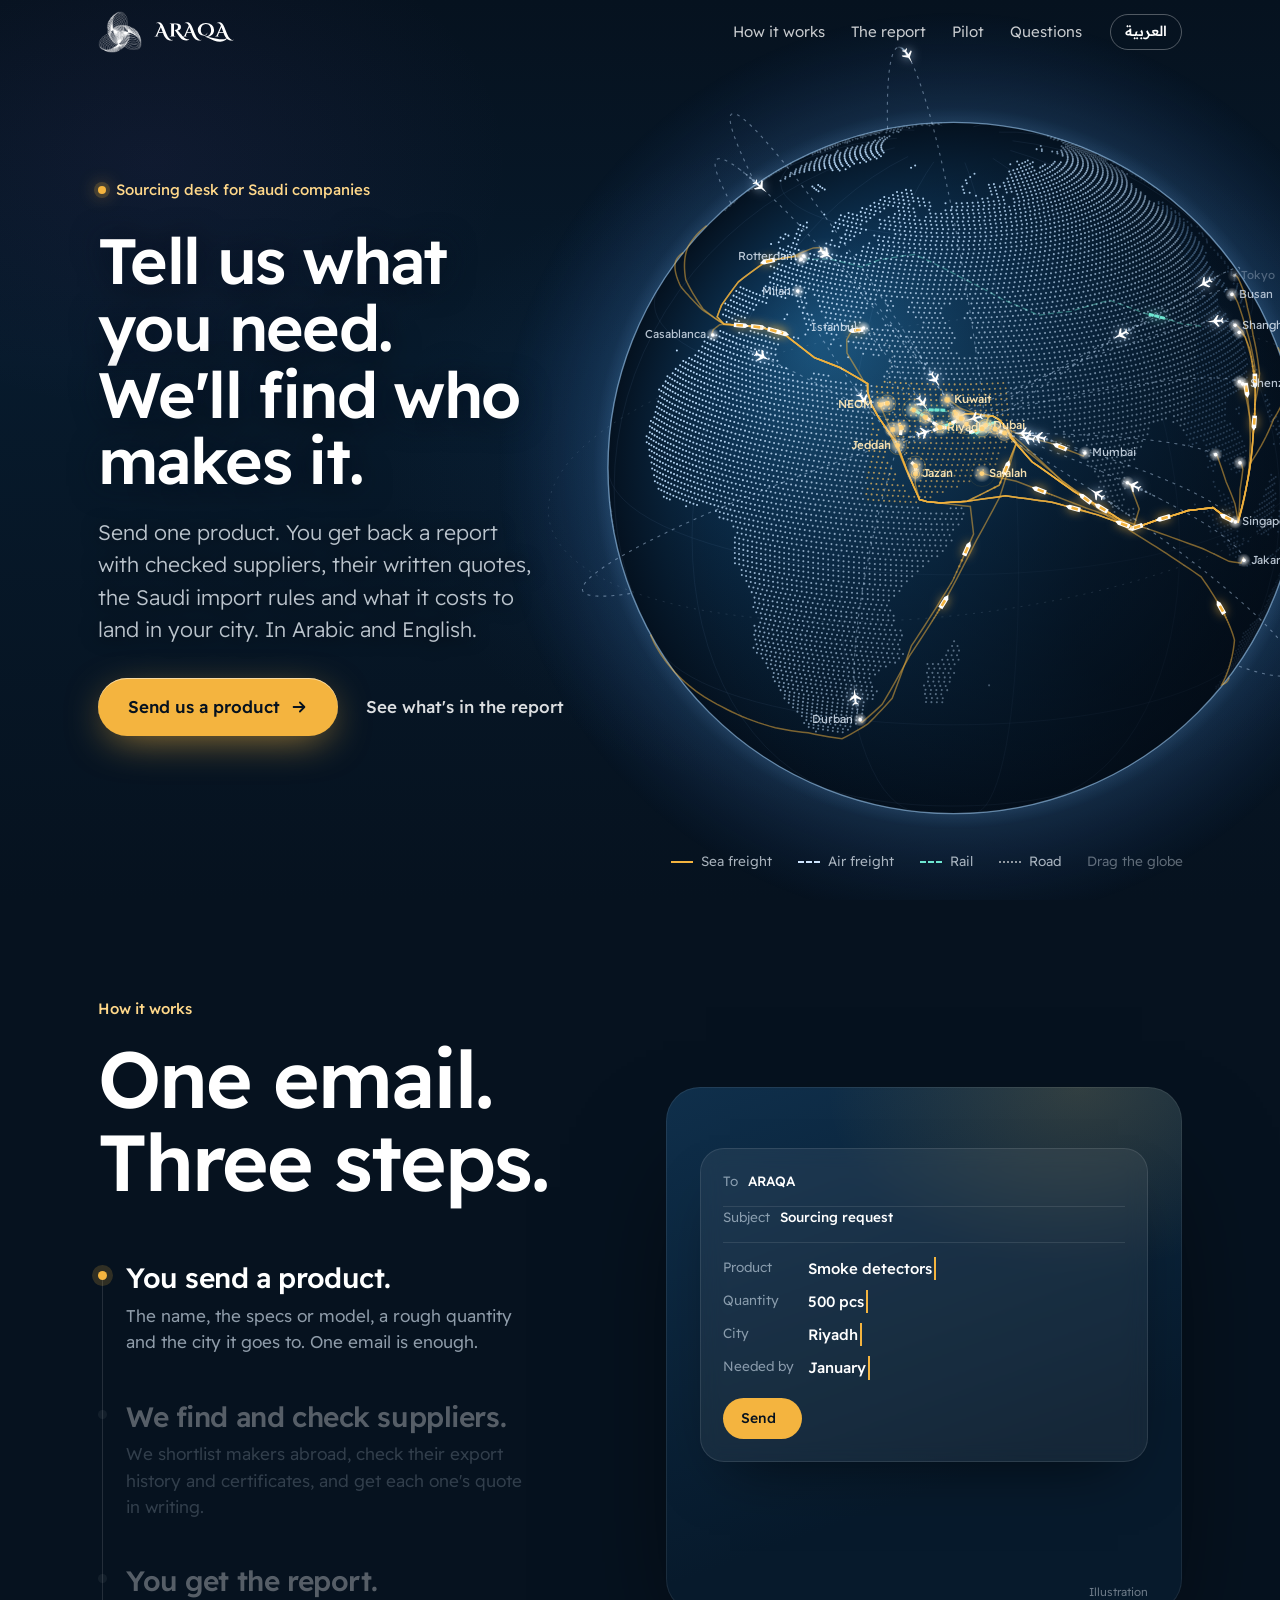
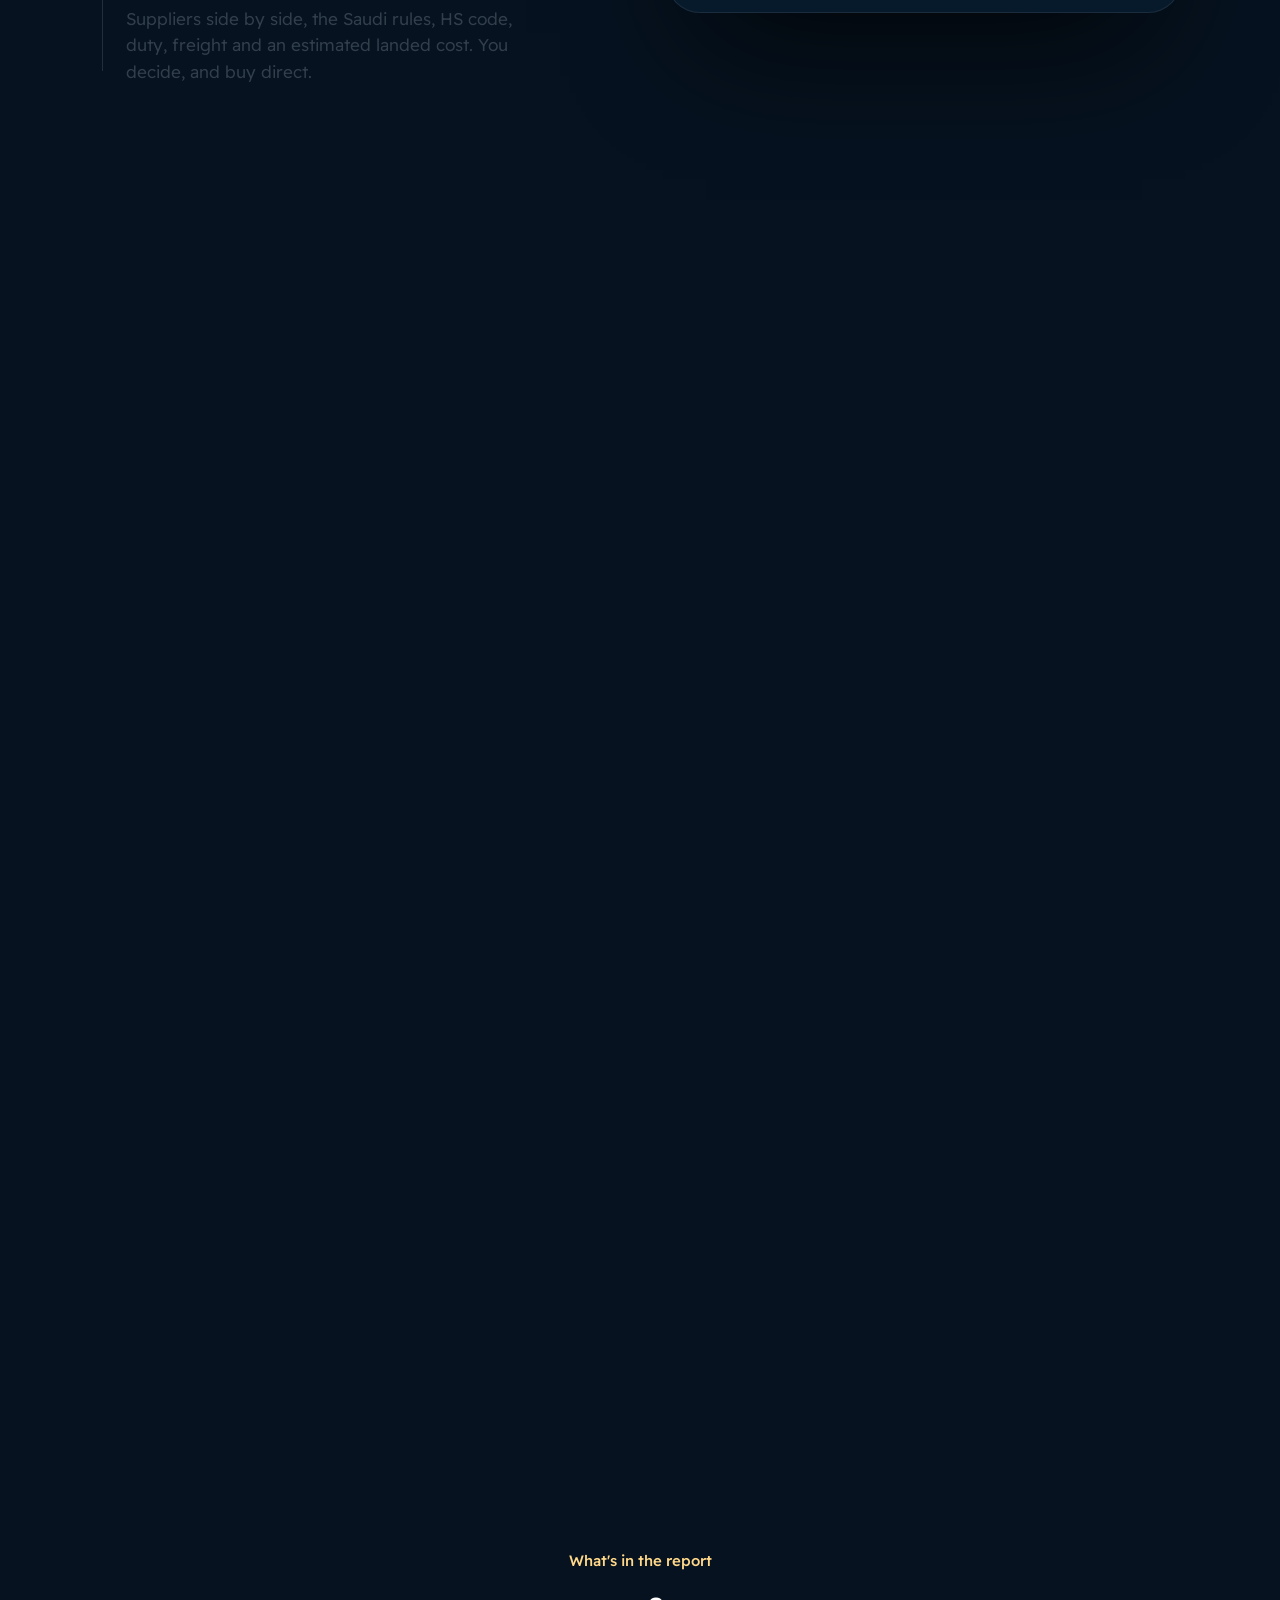
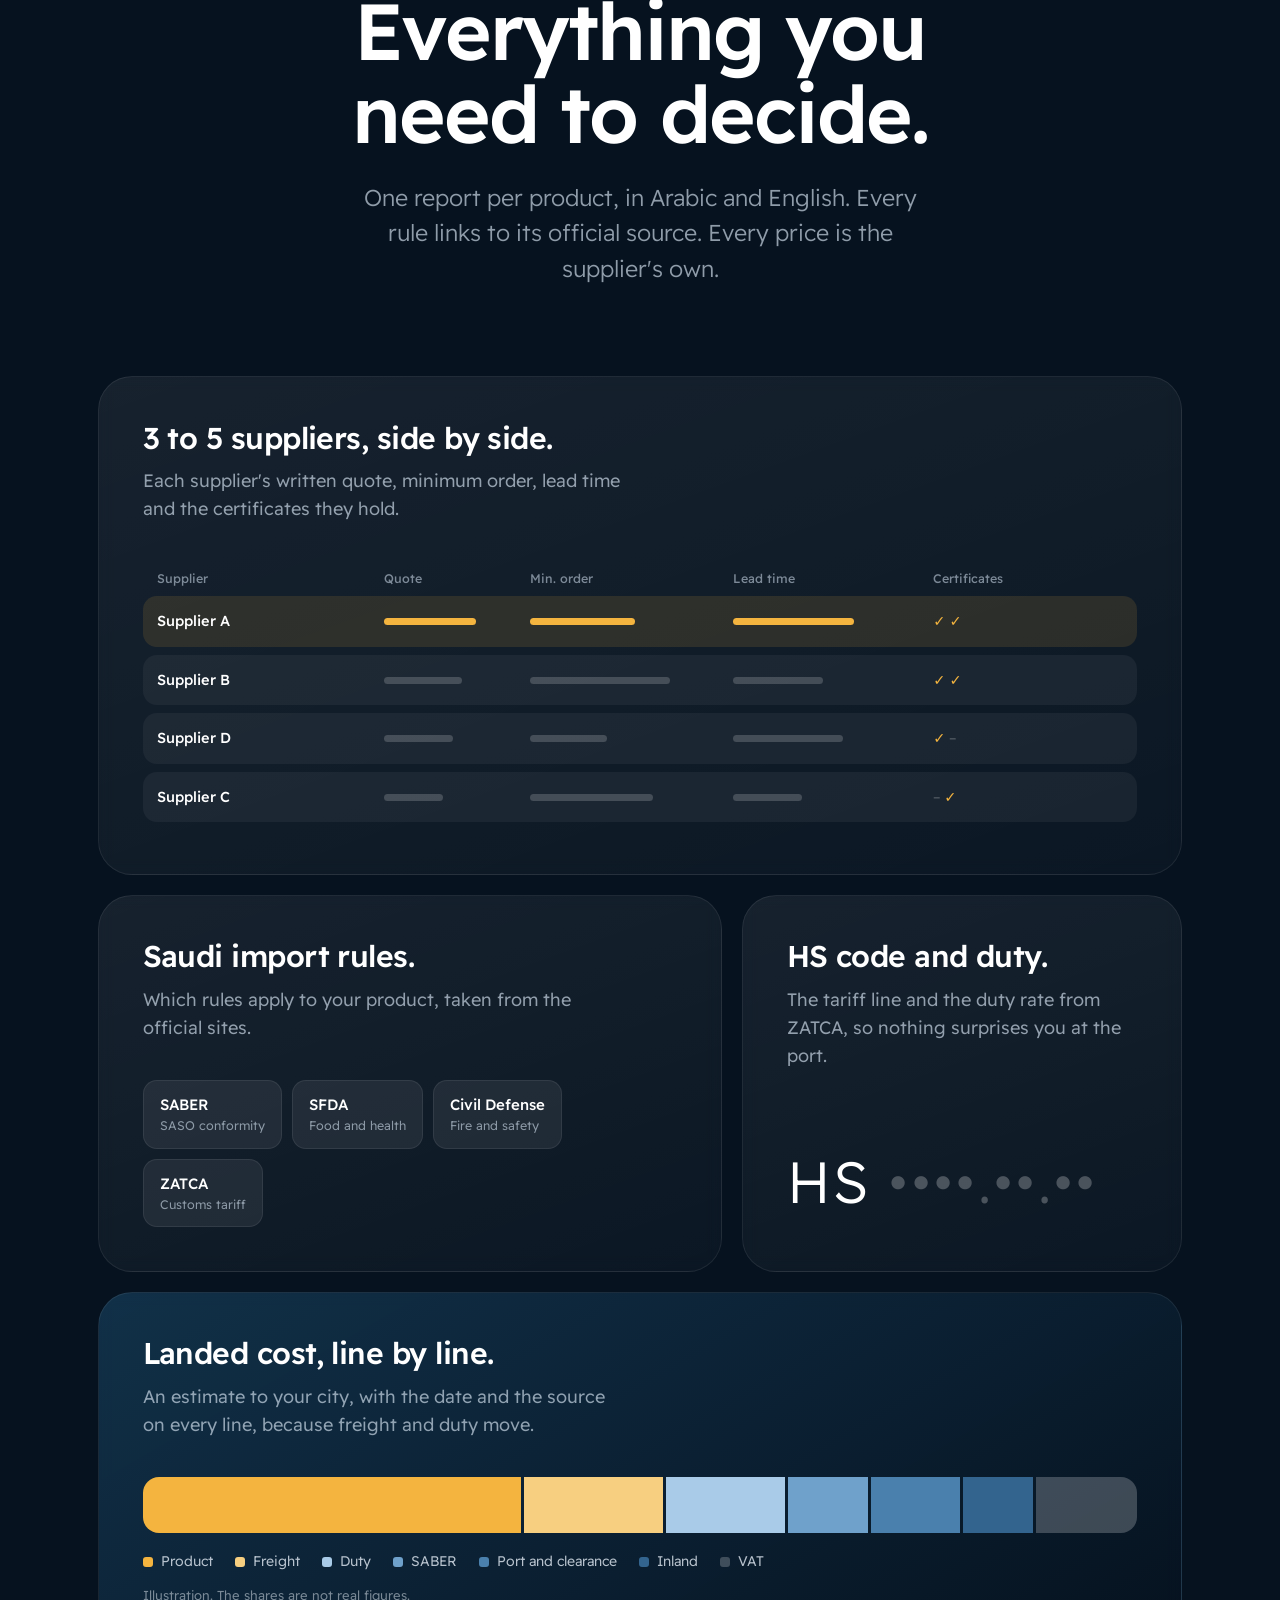
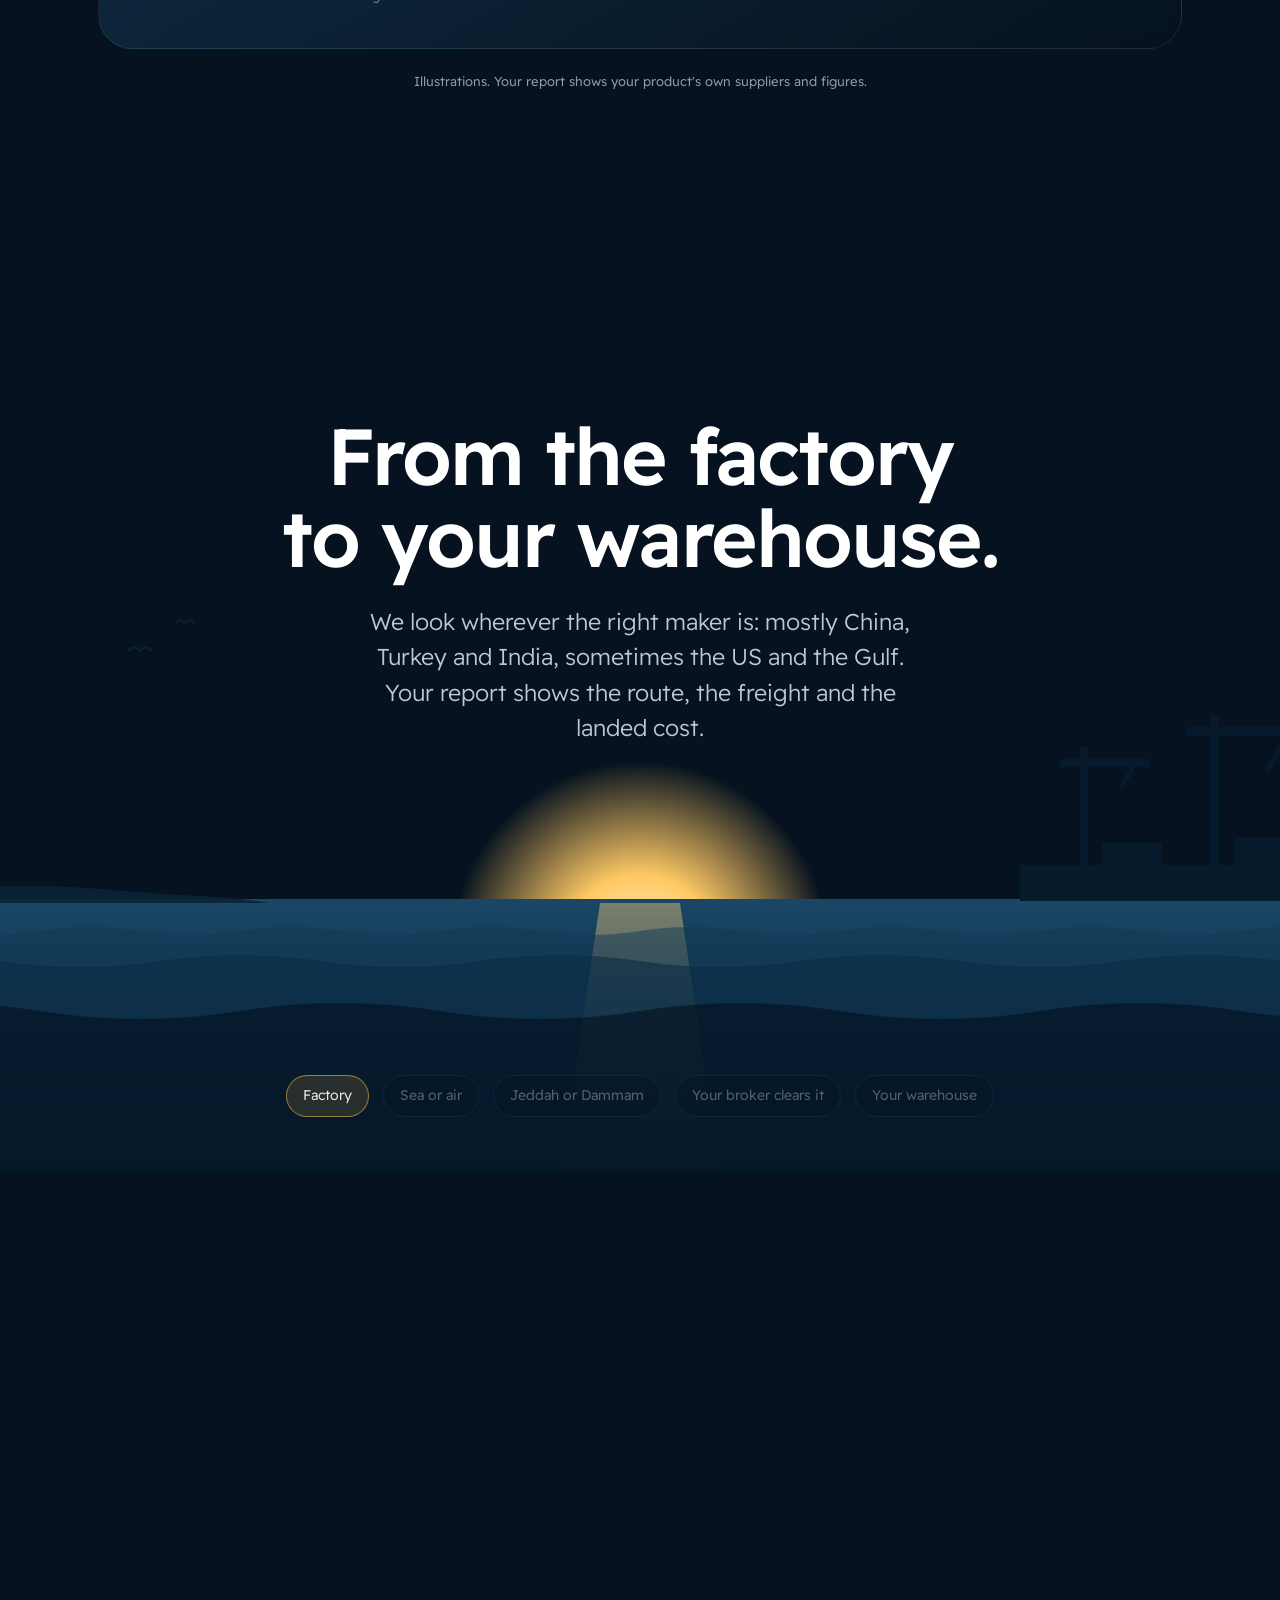
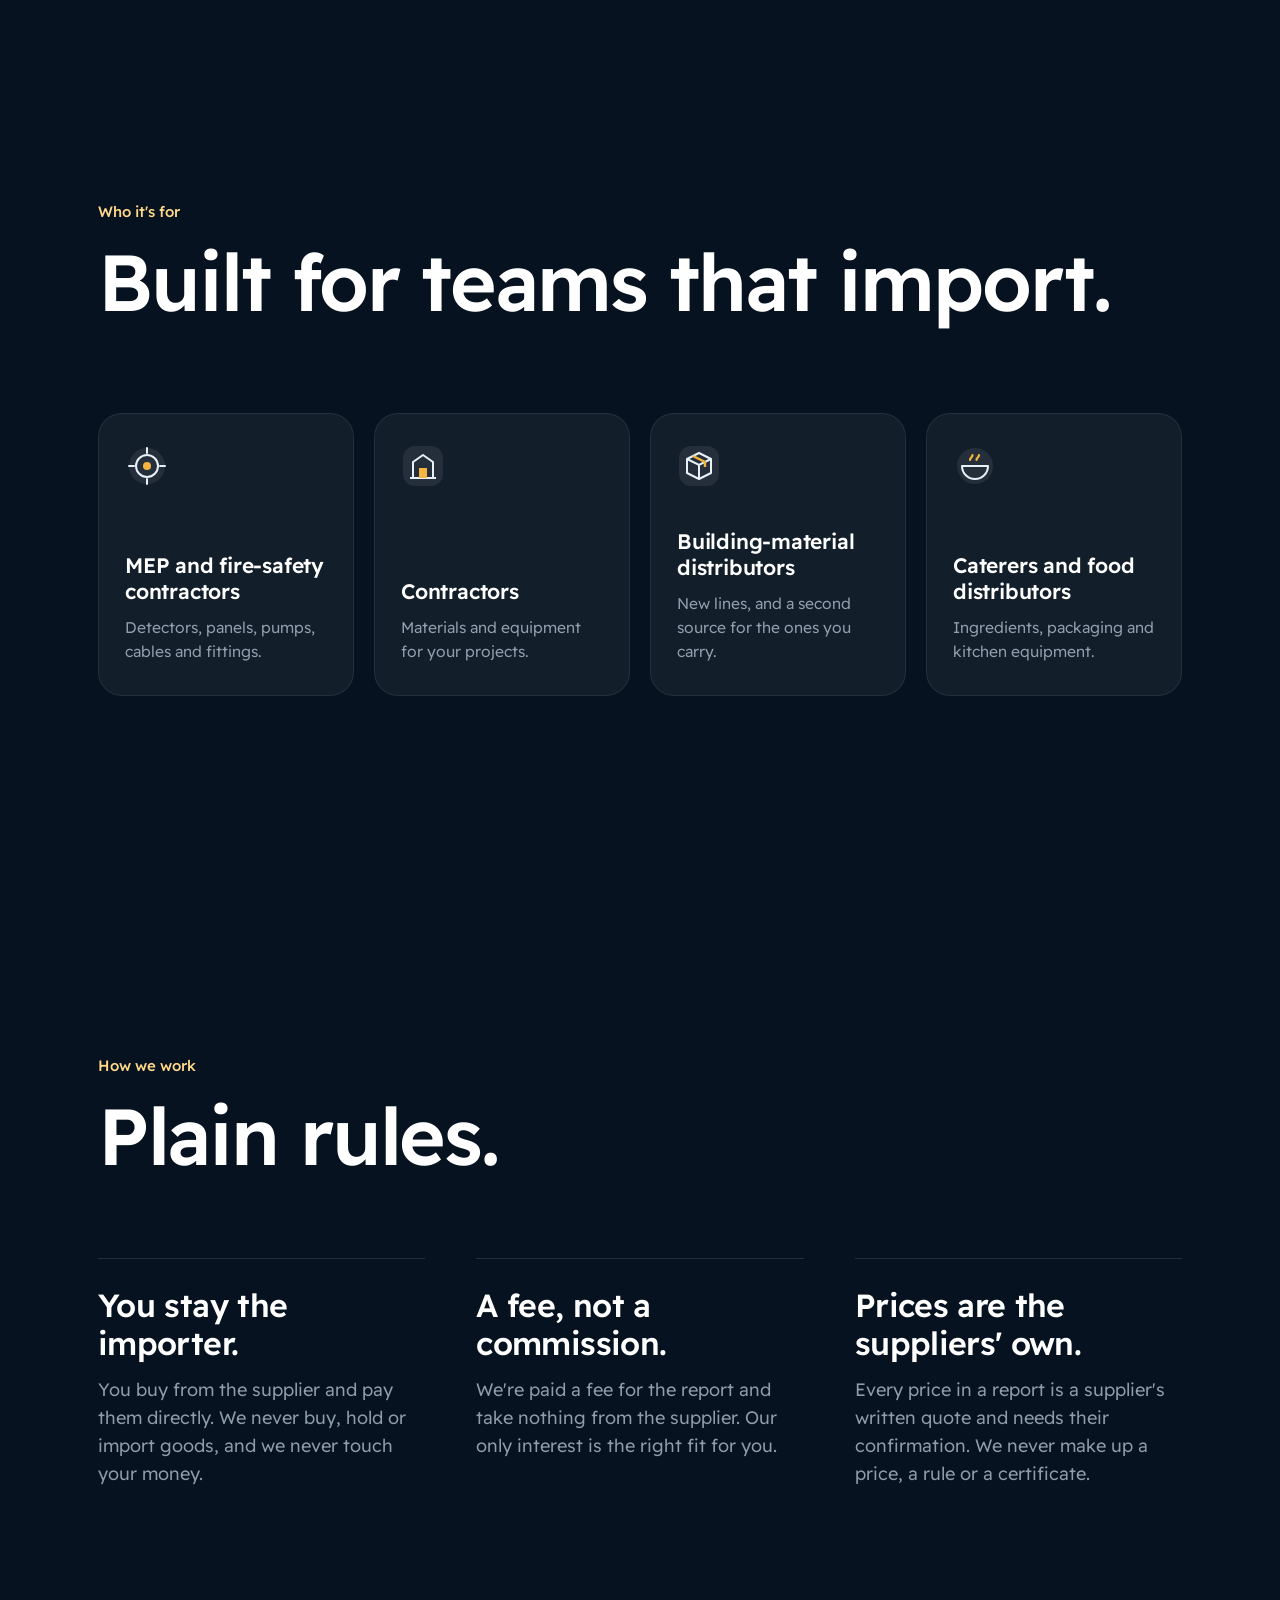
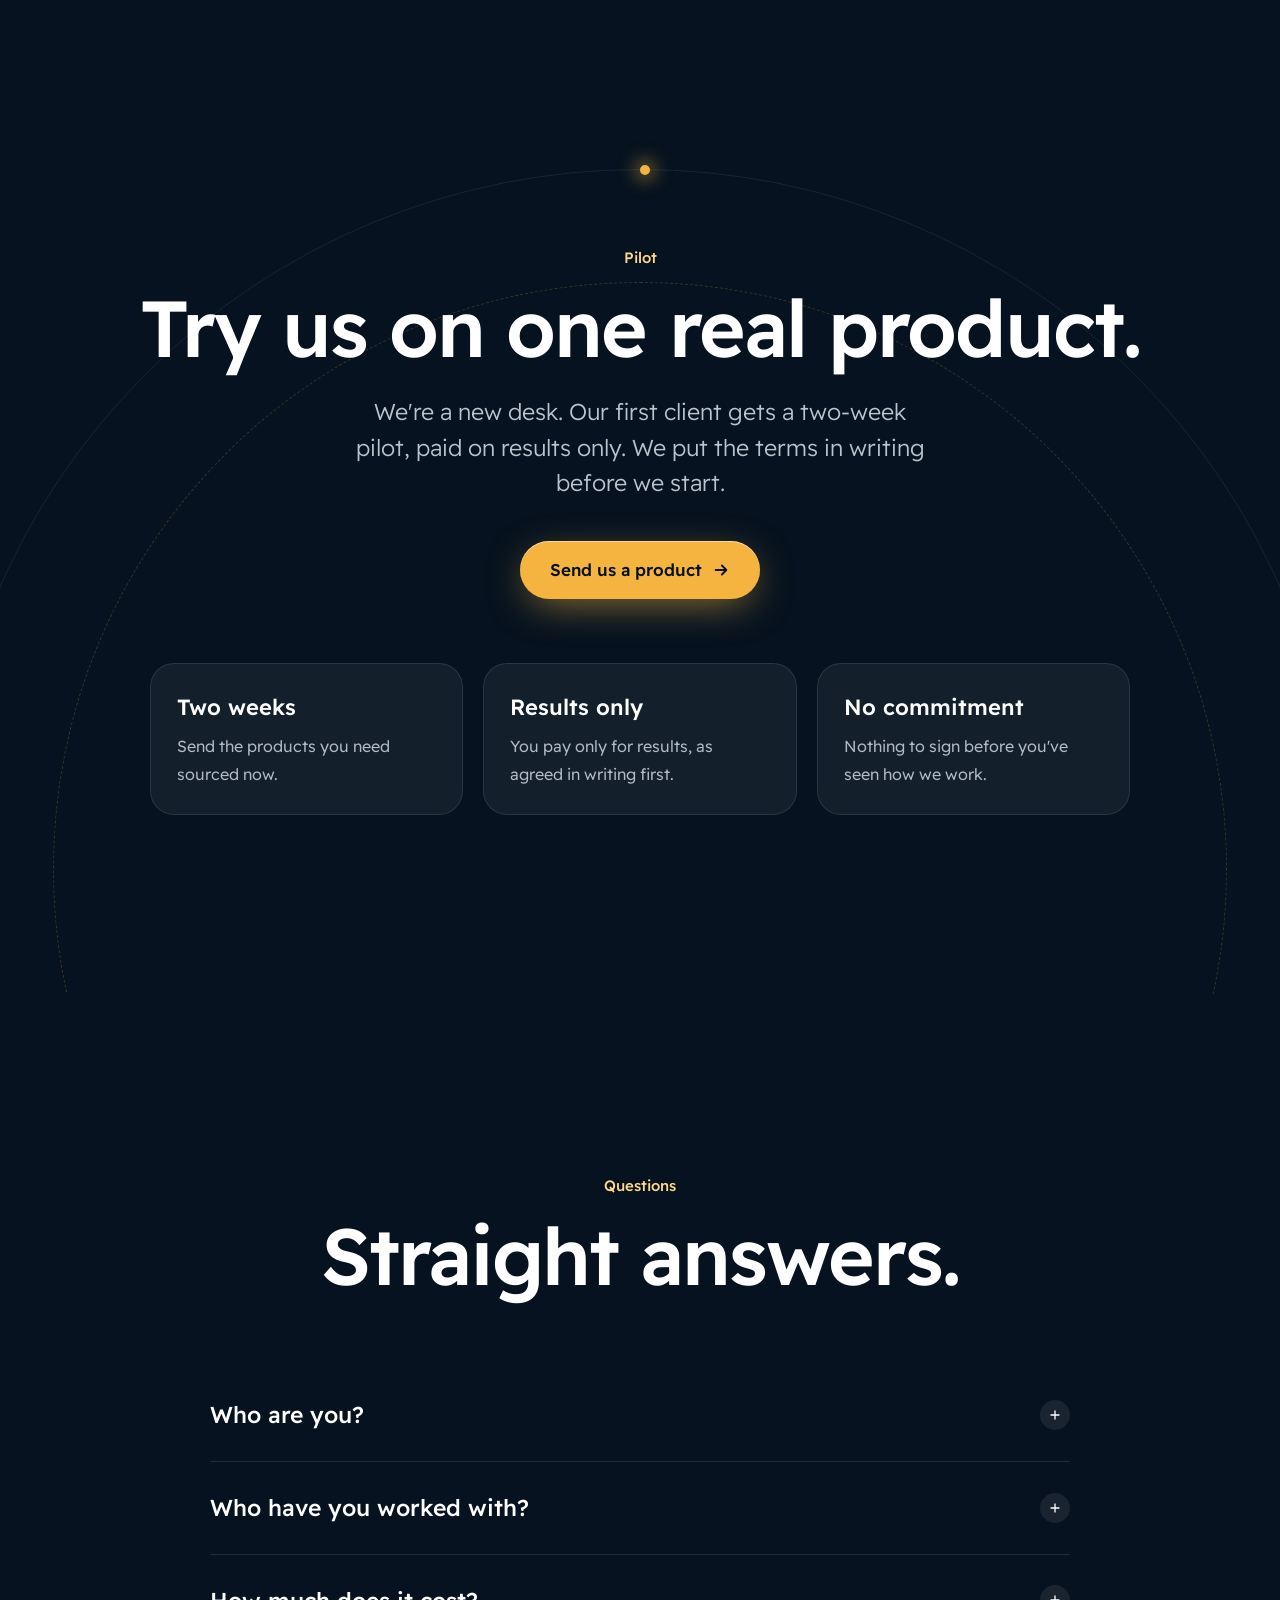
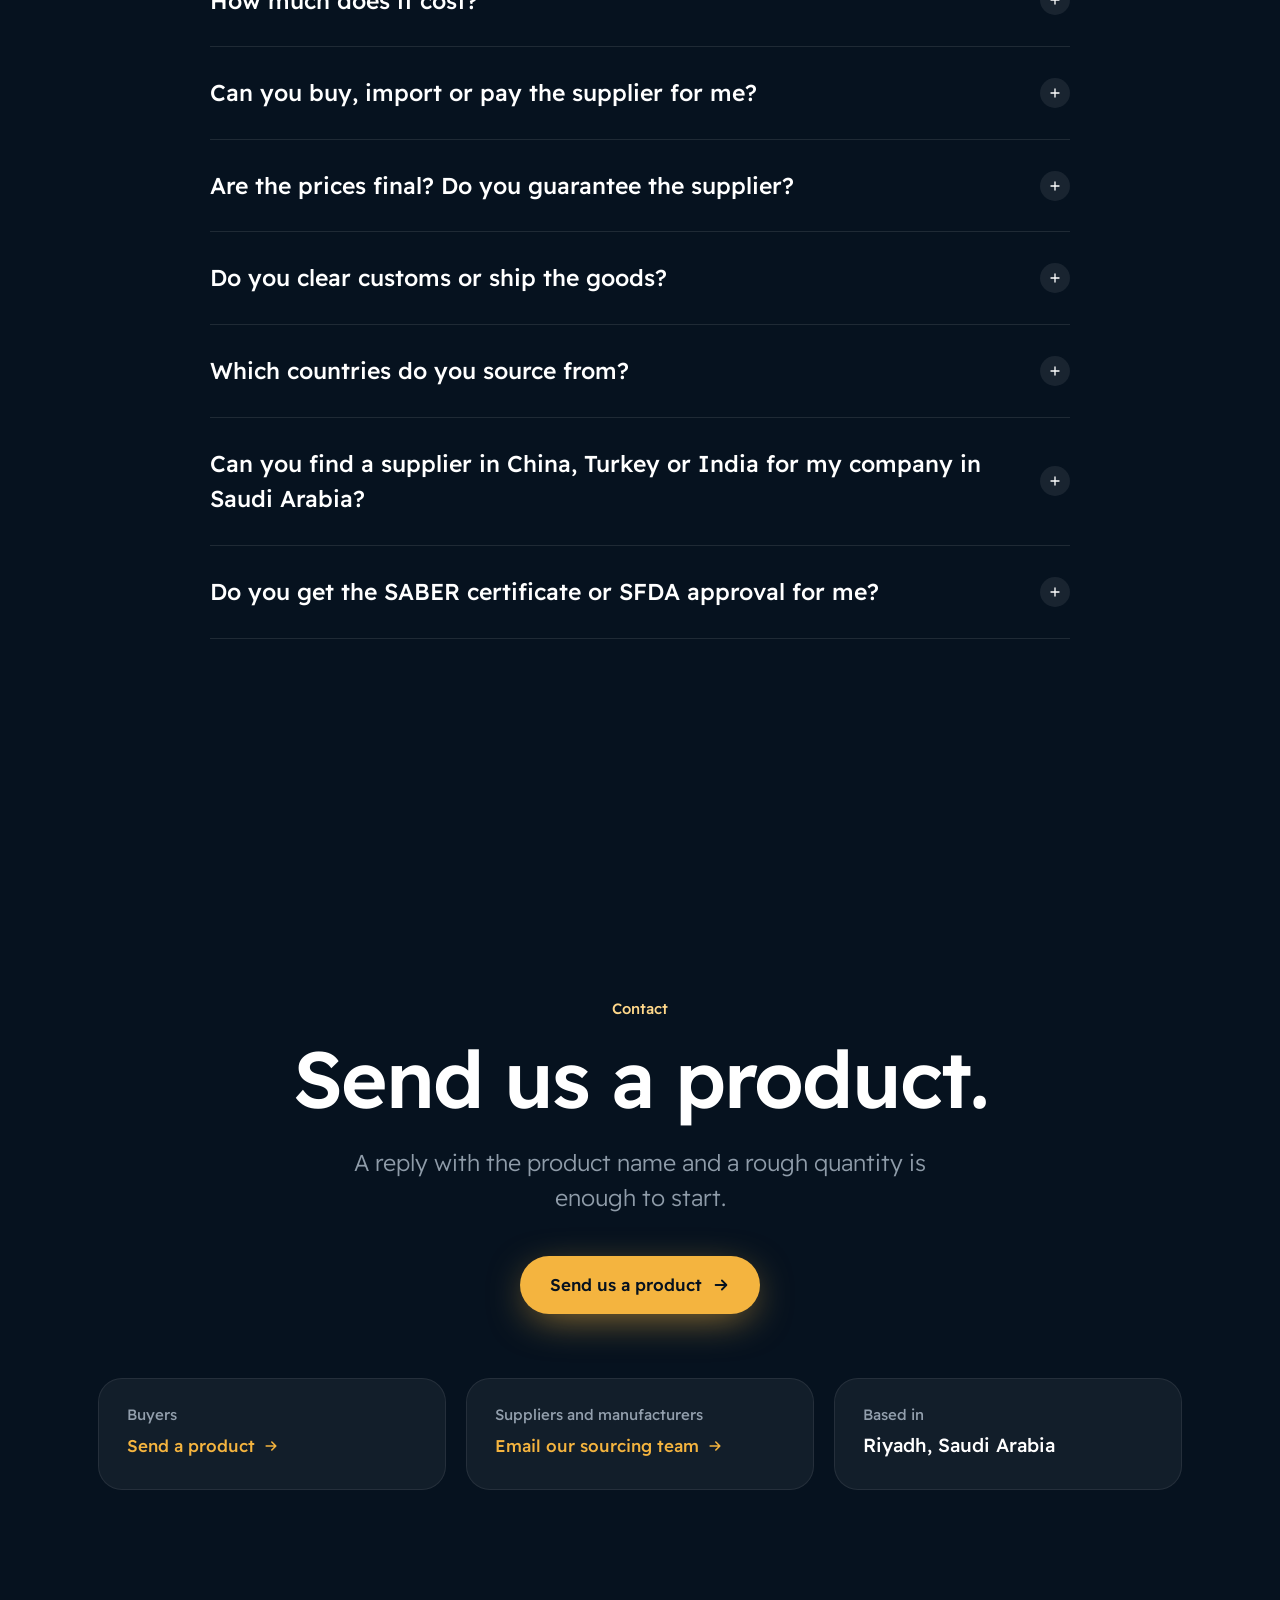
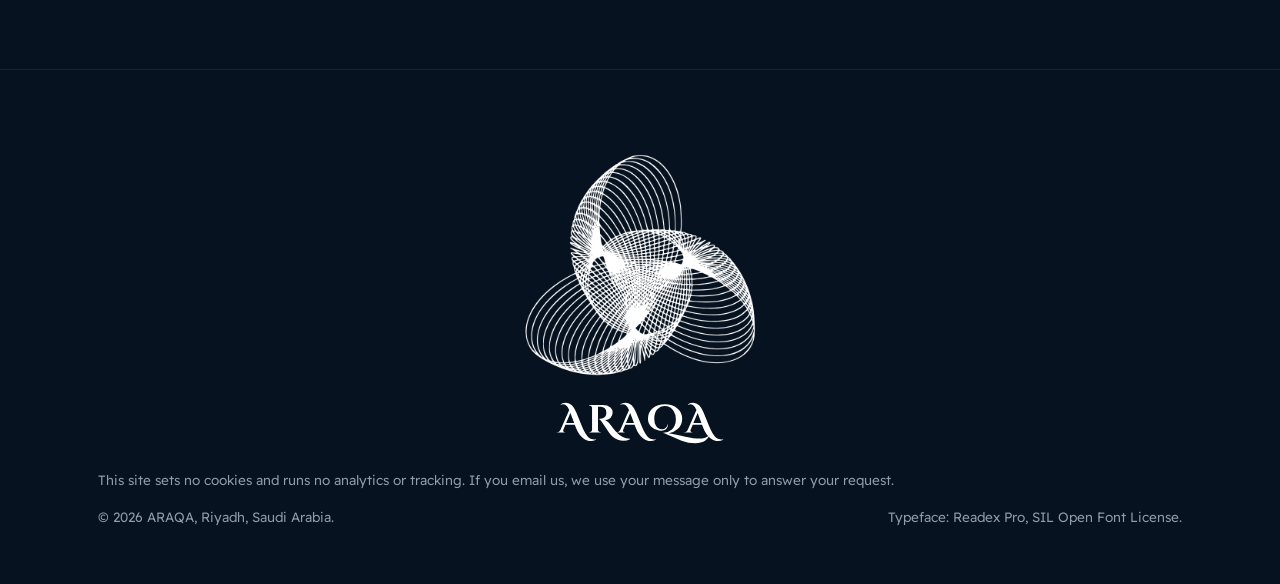
<file: en/index.html>
<!DOCTYPE html>
<html lang="en" dir="ltr">
<head>
<meta charset="utf-8">
<meta name="viewport" content="width=device-width,initial-scale=1">
<title>ARAQA | Sourcing agent for Saudi importers: suppliers, SABER, costs</title>
<meta name="description" content="Tell ARAQA one product you need. You get a report in Arabic and English: 3 to 5 checked suppliers with written quotes, the Saudi import rules (SABER, SFDA, Civil Defense), HS code, duty and landed cost to your city.">
<link rel="canonical" href="https://araqa.co/en/">
<link rel="alternate" hreflang="en" href="https://araqa.co/en/">
<link rel="alternate" hreflang="ar" href="https://araqa.co/ar/">
<link rel="alternate" hreflang="x-default" href="https://araqa.co/">
<meta name="theme-color" content="#06121f">
<meta property="og:type" content="website">
<meta property="og:site_name" content="ARAQA">
<meta property="og:title" content="ARAQA — Tell us what you need. We&#x27;ll find who makes it.">
<meta property="og:description" content="Tell ARAQA one product you need. You get a report in Arabic and English: 3 to 5 checked suppliers with written quotes, the Saudi import rules (SABER, SFDA, Civil Defense), HS code, duty and landed cost to your city.">
<meta property="og:url" content="https://araqa.co/en/">
<meta property="og:image" content="https://araqa.co/assets/img/og-en.jpg">
<meta property="og:image:width" content="1200">
<meta property="og:image:height" content="630">
<meta property="og:locale" content="en_US">
<meta name="twitter:card" content="summary_large_image">
<link rel="icon" href="../assets/img/favicon-32.png" sizes="32x32" type="image/png">
<link rel="apple-touch-icon" href="../assets/img/apple-touch-icon.png">
<link rel="preload" href="../assets/fonts/readex-latin.woff2" as="font" type="font/woff2" crossorigin>
<link rel="stylesheet" href="../assets/site.css">
<script>document.documentElement.classList.add('js')</script>
<script type="application/ld+json">{"@context":"https://schema.org","@graph":[{"@type":"Organization","@id":"https://araqa.co/#org","name":"ARAQA","alternateName":["Araqa","Araka","ARAQA sourcing desk"],"url":"https://araqa.co/","logo":"https://araqa.co/assets/img/logo-512.png","email":"yousif@araqa.co","description":"Tell ARAQA one product you need. You get a report in Arabic and English: 3 to 5 checked suppliers with written quotes, the Saudi import rules (SABER, SFDA, Civil Defense), HS code, duty and landed cost to your city.","address":{"@type":"PostalAddress","addressLocality":"Riyadh","addressCountry":"SA"},"areaServed":{"@type":"Country","name":"Saudi Arabia"},"knowsAbout":["Supplier sourcing","Supplier vetting","Import from China to Saudi Arabia","SABER","SFDA","Saudi Civil Defense","HS codes","Saudi customs duty","Landed cost","Freight to Jeddah and Dammam"],"contactPoint":[{"@type":"ContactPoint","contactType":"sales","email":"yousif@araqa.co","availableLanguage":["ar","en"]},{"@type":"ContactPoint","contactType":"supplier relations","email":"sourcing@araqa.co","availableLanguage":["ar","en"]}]},{"@type":"WebSite","@id":"https://araqa.co/#site","url":"https://araqa.co/","name":"ARAQA","inLanguage":["ar","en"],"publisher":{"@id":"https://araqa.co/#org"}},{"@type":"Service","name":"Sourcing report for Saudi importers","serviceType":"Product sourcing and supplier vetting for importers","provider":{"@id":"https://araqa.co/#org"},"areaServed":{"@type":"Country","name":"Saudi Arabia"},"availableLanguage":["ar","en"],"description":"Send one product; get a bilingual Arabic and English report with 3 to 5 checked suppliers and their written quotes, the Saudi import rules that apply (SABER, SFDA, Civil Defense), HS code, duty, freight and estimated landed cost. The buyer stays the importer and pays the supplier directly; ARAQA is paid a fee, never a commission."},{"@type":"FAQPage","inLanguage":"en","mainEntity":[{"@type":"Question","name":"Who are you?","acceptedAnswer":{"@type":"Answer","text":"ARAQA is a new sourcing desk for Saudi companies, based in Riyadh and run by Yousif Shafie. You tell us a product you need; we find and check suppliers abroad and send back a report in Arabic and English. We do the research with AI tools, and every report is checked before it reaches you."}},{"@type":"Question","name":"Who have you worked with?","acceptedAnswer":{"@type":"Answer","text":"No one yet. We're new, which is why our first client gets a two-week pilot paid on results only. We're finishing a sample report on a real product and can send it when it's ready."}},{"@type":"Question","name":"How much does it cost?","acceptedAnswer":{"@type":"Answer","text":"We confirm the fee in writing before any work starts. Our first client's two-week pilot is paid on results only."}},{"@type":"Question","name":"Can you buy, import or pay the supplier for me?","acceptedAnswer":{"@type":"Answer","text":"No. You're the importer and you pay the supplier directly. We never handle the goods or the money for them. We're paid only our fee."}},{"@type":"Question","name":"Are the prices final? Do you guarantee the supplier?","acceptedAnswer":{"@type":"Answer","text":"The prices in a report are the suppliers' own quotes and need each supplier's written confirmation. We check each supplier's export history and certificates, but we don't guarantee the goods."}},{"@type":"Question","name":"Do you clear customs or ship the goods?","acceptedAnswer":{"@type":"Answer","text":"No. The report tells you the rules, the documents and the costs. Your forwarder or customs broker handles shipping and clearance."}},{"@type":"Question","name":"Which countries do you source from?","acceptedAnswer":{"@type":"Answer","text":"Wherever the right maker is. Mostly China, Turkey and India, sometimes the US and the Gulf."}},{"@type":"Question","name":"Can you find a supplier in China, Turkey or India for my company in Saudi Arabia?","acceptedAnswer":{"@type":"Answer","text":"Yes, that is the whole job. Send the product, and we shortlist makers abroad, check their export history and certificates, and collect written quotes you can compare side by side."}},{"@type":"Question","name":"Do you get the SABER certificate or SFDA approval for me?","acceptedAnswer":{"@type":"Answer","text":"No. The report tells you which rules apply to your product (SABER, SFDA, Civil Defense) and links to the official source. The certificate itself is issued through the official platforms by approved bodies, usually using the supplier's test reports."}}]}]}</script>
</head>
<body>
<canvas class="sky" id="sky" aria-hidden="true"></canvas>
<a class="skip" href="#main">Skip to content</a>
<header class="top"><div class="wrap">
  <a class="brand" href="./" aria-label="ARAQA"><img class="mk" src="../assets/img/logo-mark-sm.webp" alt="" width="44" height="42"><img class="wm" src="../assets/img/wordmark.svg" alt="ARAQA" width="118" height="30"></a>
  <nav class="nav" aria-label="Sections"><a href="#how">How it works</a><a href="#report">The report</a><a href="#pilot">Pilot</a><a href="#faq">Questions</a></nav>
  <a class="lang" href="../ar/" hreflang="ar" lang="ar">العربية</a>
</div></header>
<main id="main">

<section class="hero" aria-labelledby="h1">
  <div class="wrap hero-copy">
    <span class="kicker rise"><i></i>Sourcing desk for Saudi companies</span>
    <h1 id="h1" class="rise d1">Tell us what you need.<br>We'll find who makes it.</h1>
    <p class="sub rise d2">Send one product. You get back a report with checked suppliers, their written quotes, the Saudi import rules and what it costs to land in your city. In Arabic and English.</p>
    <div class="ctas rise d3"><a class="btn btn-dawn" href="mailto:yousif@araqa.co?subject=Sourcing%20request&amp;body=Product%3A%0ASpecs%20or%20model%3A%0ARough%20quantity%3A%0ADelivery%20city%3A%0ANeeded%20by%3A%0A%0ACompany%3A%0AYour%20name%20and%20role%3A%0A">Send us a product<svg class="dir" viewBox="0 0 20 20" aria-hidden="true"><path d="M4 10h11M11 5l5 5-5 5" fill="none" stroke="currentColor" stroke-width="2" stroke-linecap="round" stroke-linejoin="round"/></svg></a><a class="ghost" href="#report">See what's in the report</a></div>
  </div>
  <canvas class="globe" id="globe" role="img" aria-label="Globe showing sea, air, rail and road freight routes from the world&#x27;s main export hubs into Saudi Arabia and the Gulf"></canvas>
  <div class="legend-map" aria-hidden="true"><span><b class="lg-sea"></b>Sea freight</span><span><b class="lg-air"></b>Air freight</span><span><b class="lg-rail"></b>Rail</span><span><b class="lg-land"></b>Road</span><span class="hint">Drag the globe</span></div>
</section>

<section id="how" class="journey">
  <div class="j-pin"><div class="wrap j-grid">
    <div>
      <span class="tag">How it works</span>
      <h2 class="h2">One email. Three steps.</h2>
      <ol class="j-steps"><span class="j-rail" aria-hidden="true"><i></i></span><li class="on"><h3>You send a product.</h3><p>The name, the specs or model, a rough quantity and the city it goes to. One email is enough.</p></li><li><h3>We find and check suppliers.</h3><p>We shortlist makers abroad, check their export history and certificates, and get each one's quote in writing.</p></li><li><h3>You get the report.</h3><p>Suppliers side by side, the Saudi rules, HS code, duty, freight and an estimated landed cost. You decide, and buy direct.</p></li></ol>
    </div>
    <div class="device" aria-hidden="true">
      <div class="scene on">
        <div class="mail">
          <div class="mh"><span>To</span><b>ARAQA</b></div>
          <div class="mh"><span>Subject</span><b>Sourcing request</b></div>
          <dl><dt>Product</dt><dd><span class="typed">Smoke detectors</span></dd><dt>Quantity</dt><dd><span class="typed">500 pcs</span></dd><dt>City</dt><dd><span class="typed">Riyadh</span></dd><dt>Needed by</dt><dd><span class="typed">January</span></dd></dl>
          <span class="send">Send<svg class="dir" viewBox="0 0 20 20" aria-hidden="true"><path d="M4 10h11M11 5l5 5-5 5" fill="none" stroke="currentColor" stroke-width="2" stroke-linecap="round" stroke-linejoin="round"/></svg></span>
        </div>
        <svg class="plane-off" viewBox="0 0 64 64"><path d="M6 30 58 8 44 56 32 38z" fill="#fff"/><path d="M32 38 58 8 22 34z" fill="#f4b43f"/></svg>
      </div>
      <div class="scene"><div class="scan"></div><div class="sup"><div class="card"><span class="cc">CN</span><div><div class="nm">Supplier A</div><div class="ck"><span>Export history</span><span>Certificates</span><span>Quote</span></div></div><span class="st ">Quote in</span></div><div class="card"><span class="cc">TR</span><div><div class="nm">Supplier B</div><div class="ck"><span>Export history</span><span>Certificates</span><span>Quote</span></div></div><span class="st ">Quote in</span></div><div class="card"><span class="cc">IN</span><div><div class="nm">Supplier C</div><div class="ck"><span>Export history</span><span>Certificates</span><span class="wait">Quote</span></div></div><span class="st x">Waiting</span></div><div class="card"><span class="cc">CN</span><div><div class="nm">Supplier D</div><div class="ck"><span>Export history</span><span>Certificates</span><span>Quote</span></div></div><span class="st ">Quote in</span></div><div class="card"><span class="cc">VN</span><div><div class="nm">Supplier E</div><div class="ck"><span>Export history</span></div></div><span class="st x">Not a fit</span></div></div></div>
      <div class="scene"><div class="rep">
        <div class="rep-h"><b>Sourcing report</b><span class="pill">Illustration</span></div>
        <div class="chips"><span class="chip">Arabic + English</span><span class="chip">5 suppliers</span><span class="chip">SABER</span><span class="chip">HS code</span><span class="chip">Landed cost</span></div>
        <div style="display:grid;gap:7px"><div class="rrow hd"><span>Supplier</span><span>Quote</span><span>Lead time</span><span>Certs</span></div><div class="rrow best"><span>Supplier A</span><span class="bar" style="--w:82%"></span><span class="bar" style="--w:64%"></span><span style="color:#1f8a5b;font-weight:600">✓✓✓</span></div><div class="rrow"><span>Supplier B</span><span class="bar" style="--w:70%"></span><span class="bar" style="--w:80%"></span><span style="color:#1f8a5b;font-weight:600">✓✓✓</span></div><div class="rrow"><span>Supplier D</span><span class="bar" style="--w:58%"></span><span class="bar" style="--w:52%"></span><span style="color:#1f8a5b;font-weight:600">✓✓</span></div></div>
        <div class="cost-l"><span>Landed cost, line by line</span><span>to your city</span></div>
        <div class="costbar"><i class="k1" style="--w:38%"></i><i class="k2" style="--w:14%"></i><i class="k3" style="--w:12%"></i><i class="k4" style="--w:8%"></i><i class="k5" style="--w:9%"></i><i class="k6" style="--w:7%"></i></div>
      </div></div>
      <span class="illus">Illustration</span>
    </div>
  </div></div>
</section>

<section id="report" class="sec haze">
  <div class="wrap">
    <div class="center rv"><span class="tag">What's in the report</span><h2 class="h2">Everything you need to decide.</h2><p class="lede">One report per product, in Arabic and English. Every rule links to its official source. Every price is the supplier's own.</p></div>
    <div class="bento">
      <article class="tile s12 rv"><h3>3 to 5 suppliers, side by side.</h3><p>Each supplier's written quote, minimum order, lead time and the certificates they hold.</p>
        <div class="art" aria-hidden="true"><table class="tbl"><thead><tr><th>Supplier</th><th>Quote</th><th class="hs">Min. order</th><th class="hs">Lead time</th><th>Certificates</th></tr></thead><tbody><tr class="best"><td>Supplier A</td><td><span class="bar" style="--w:78%"></span></td><td class="hs"><span class="bar" style="--w:60%"></span></td><td class="hs"><span class="bar" style="--w:70%"></span></td><td><span class="yes">✓</span> <span class="yes">✓</span></td></tr><tr><td>Supplier B</td><td><span class="bar" style="--w:66%"></span></td><td class="hs"><span class="bar" style="--w:80%"></span></td><td class="hs"><span class="bar" style="--w:52%"></span></td><td><span class="yes">✓</span> <span class="yes">✓</span></td></tr><tr><td>Supplier D</td><td><span class="bar" style="--w:58%"></span></td><td class="hs"><span class="bar" style="--w:44%"></span></td><td class="hs"><span class="bar" style="--w:64%"></span></td><td><span class="yes">✓</span> <span class="no">–</span></td></tr><tr><td>Supplier C</td><td><span class="bar" style="--w:50%"></span></td><td class="hs"><span class="bar" style="--w:70%"></span></td><td class="hs"><span class="bar" style="--w:40%"></span></td><td><span class="no">–</span> <span class="yes">✓</span></td></tr></tbody></table></div></article>
      <article class="tile s7 rv"><h3>Saudi import rules.</h3><p>Which rules apply to your product, taken from the official sites.</p><div class="art reqs"><span class="req">SABER<small>SASO conformity</small></span><span class="req">SFDA<small>Food and health</small></span><span class="req">Civil Defense<small>Fire and safety</small></span><span class="req">ZATCA<small>Customs tariff</small></span></div></article>
      <article class="tile s5 rv"><h3>HS code and duty.</h3><p>The tariff line and the duty rate from ZATCA, so nothing surprises you at the port.</p><div class="art"><span class="hs-code" aria-label="HS code">HS <span>••••.••.••</span></span></div></article>
      <article class="tile s12 dark-tile rv"><h3>Landed cost, line by line.</h3><p>An estimate to your city, with the date and the source on every line, because freight and duty move.</p>
        <div class="art" aria-hidden="true"><div class="stack"><i class="k1" style="--w:38%"></i><i class="k2" style="--w:14%"></i><i class="k3" style="--w:12%"></i><i class="k4" style="--w:8%"></i><i class="k5" style="--w:9%"></i><i class="k6" style="--w:7%"></i><i class="k7" style="--w:12%"></i></div><div class="keys"><span><b class="k1"></b>Product</span><span><b class="k2"></b>Freight</span><span><b class="k3"></b>Duty</span><span><b class="k4"></b>SABER</span><span><b class="k5"></b>Port and clearance</span><span><b class="k6"></b>Inland</span><span><b class="k7"></b>VAT</span></div></div><p class="note">Illustration. The shares are not real figures.</p></article>
    </div>
    <p class="note center" style="margin-top:22px">Illustrations. Your report shows your product's own suppliers and figures.</p>
  </div>
</section>

<section class="freight" aria-labelledby="fh">
  <div class="f-pin">
    <svg class="f-scene" viewBox="0 0 1600 900" preserveAspectRatio="xMidYMid slice" aria-hidden="true">
<defs>
 <linearGradient id="sky" x1="0" y1="0" x2="0" y2="1"><stop offset="0" stop-color="#081b2f"/><stop offset=".42" stop-color="#16395a"/><stop offset=".62" stop-color="#9b5a4a"/><stop offset=".7" stop-color="#f1a947"/></linearGradient>
 <linearGradient id="sea" x1="0" y1="0" x2="0" y2="1"><stop offset="0" stop-color="#1a4766"/><stop offset="1" stop-color="#051526"/></linearGradient>
 <radialGradient id="sun"><stop offset="0" stop-color="#fff1c7"/><stop offset=".4" stop-color="#ffc964"/><stop offset="1" stop-color="#ffc964" stop-opacity="0"/></radialGradient>
 <linearGradient id="glint" x1="0" y1="0" x2="0" y2="1"><stop offset="0" stop-color="#ffd27a" stop-opacity=".75"/><stop offset="1" stop-color="#ffd27a" stop-opacity="0"/></linearGradient>
 <linearGradient id="trail" x1="0" x2="1"><stop offset="0" stop-color="#fff" stop-opacity="0"/><stop offset="1" stop-color="#fff" stop-opacity=".7"/></linearGradient>
</defs>
<rect width="1600" height="630" fill="url(#sky)"/>
<g class="sunwrap" style="transform:translateY(calc((1 - var(--fp,0)) * 70px))"><circle cx="800" cy="610" r="190" fill="url(#sun)"/><circle cx="800" cy="618" r="46" fill="#ffe7ad"/></g>
<rect y="628" width="1600" height="272" fill="url(#sea)"/>
<path d="M760 632h80l40 268H720z" fill="url(#glint)" opacity=".55"/>
<g class="mirror">
 <!-- destination port, cranes -->
 <g fill="#071a2c">
  <path d="M1180 630v-36h420v36z"/>
  <path d="M1240 594v-118h8v118zM1220 488h90v8h-90zM1300 488l-16 30h-6l16-30z"/>
  <path d="M1370 594v-150h9v150zM1346 456h116v9h-116zM1450 465l-20 36h-6l19-36z"/>
  <path d="M1500 594v-96h8v96zM1484 506h76v7h-76z"/>
  <rect x="1262" y="572" width="60" height="22"/><rect x="1394" y="566" width="80" height="28"/><rect x="1520" y="578" width="70" height="16"/>
 </g>
 <!-- far coast on the origin side -->
 <path d="M0 632c90-14 170-22 260-14s120 6 170 14z" fill="#0b2338" opacity=".9"/>
 <!-- jet + contrail -->
 <g class="jet"><path d="M-300 210h300" stroke="url(#trail)" stroke-width="2.4"/><path d="M0 210l-18-3-9-12h-5l4 12-14 1-5-6h-4l3 8-3 8h4l5-6 14 1-4 12h5l9-12z" fill="#fff"/></g>
 <!-- gulls -->
 <g fill="none" stroke="#0a1f33" stroke-width="2.4" stroke-linecap="round"><path class="gull" style="transform-origin:300px 380px" d="M288 380q6-7 12 0q6-7 12 0"/><path class="gull" style="transform-origin:345px 352px;animation-delay:.6s" d="M336 352q5-5 9 0q5-5 9 0"/></g>
 <!-- ship -->
 <g class="ship"><g class="bob">
  <path d="M40 640h360l-28 34H66z" fill="#0b2033"/>
  <path d="M40 640h360l-4 6H44z" fill="#c2563b"/>
  <g>
   <rect x="78" y="602" width="34" height="18" fill="#f4b43f"/><rect x="114" y="602" width="34" height="18" fill="#1b4a6b"/><rect x="150" y="602" width="34" height="18" fill="#e9eef3"/><rect x="186" y="602" width="34" height="18" fill="#f4b43f"/><rect x="222" y="602" width="34" height="18" fill="#3f7597"/><rect x="258" y="602" width="34" height="18" fill="#e9eef3"/>
   <rect x="78" y="621" width="34" height="19" fill="#3f7597"/><rect x="114" y="621" width="34" height="19" fill="#e9eef3"/><rect x="150" y="621" width="34" height="19" fill="#f4b43f"/><rect x="186" y="621" width="34" height="19" fill="#1b4a6b"/><rect x="222" y="621" width="34" height="19" fill="#f7cf80"/><rect x="258" y="621" width="34" height="19" fill="#1b4a6b"/><rect x="294" y="621" width="34" height="19" fill="#f4b43f"/>
   <rect x="114" y="584" width="34" height="17" fill="#e9eef3"/><rect x="186" y="584" width="34" height="17" fill="#3f7597"/><rect x="222" y="584" width="34" height="17" fill="#f4b43f"/>
  </g>
  <path d="M338 640v-56h30v56z" fill="#e9eef3"/><path d="M334 584h38v8h-38z" fill="#0b2033"/><rect x="343" y="596" width="20" height="6" fill="#7fb3d5"/><path d="M352 584v-18h6v18z" fill="#0b2033"/>
  <path d="M396 668c-20 0-40-6-60-6" stroke="#fff" stroke-opacity=".5" stroke-width="2" fill="none"/>
 </g></g>
</g>
<!-- waves -->
<g opacity=".9">
 <path class="wave w3" d="M0 660q50-8 100 0t100 0t100 0t100 0t100 0t100 0t100 0t100 0t100 0t100 0t100 0t100 0t100 0t100 0t100 0t100 0t100 0t100 0t100 0t100 0t100 0t100 0t100 0t100 0t100 0t100 0t100 0t100 0t100 0t100 0t100 0t100 0V900H0z" fill="#123955" opacity=".55"/>
 <path class="wave w2" d="M0 690q80-12 160 0t160 0t160 0t160 0t160 0t160 0t160 0t160 0t160 0t160 0t160 0t160 0t160 0t160 0t160 0t160 0t160 0t160 0t160 0t160 0V900H0z" fill="#0c2c46" opacity=".75"/>
 <path class="wave w1" d="M0 740q100-16 200 0t200 0t200 0t200 0t200 0t200 0t200 0t200 0t200 0t200 0t200 0t200 0t200 0t200 0t200 0t200 0V900H0z" fill="#06192b"/>
</g>
</svg>
    <div class="wrap f-copy"><h2 id="fh" class="h2">From the factory to your warehouse.</h2><p class="lede">We look wherever the right maker is: mostly China, Turkey and India, sometimes the US and the Gulf. Your report shows the route, the freight and the landed cost.</p></div>
    <div class="f-stats"><span>Factory</span><span>Sea or air</span><span>Jeddah or Dammam</span><span>Your broker clears it</span><span>Your warehouse</span></div>
  </div>
</section>

<section id="who" class="sec haze">
  <div class="wrap">
    <div class="rv"><span class="tag">Who it's for</span><h2 class="h2">Built for teams that import.</h2></div>
    <div class="who"><article class="rv"><svg viewBox="0 0 44 44" aria-hidden="true"><circle cx="22" cy="22" r="18" fill="#fff4dc"/><circle cx="22" cy="22" r="11" fill="none" stroke="#0c2a44" stroke-width="2"/><circle cx="22" cy="22" r="4" fill="#f4b43f"/><path d="M22 4v5M22 35v5M4 22h5M35 22h5" stroke="#0c2a44" stroke-width="2" stroke-linecap="round"/></svg><h3>MEP and fire-safety contractors</h3><p>Detectors, panels, pumps, cables and fittings.</p></article><article class="rv"><svg viewBox="0 0 44 44" aria-hidden="true"><rect x="2" y="2" width="40" height="40" rx="12" fill="#e7eff6"/><path d="M9 34h26M12 34V18l10-7 10 7v16" fill="none" stroke="#0c2a44" stroke-width="2" stroke-linejoin="round"/><rect x="18" y="24" width="8" height="10" fill="#f4b43f"/></svg><h3>Contractors</h3><p>Materials and equipment for your projects.</p></article><article class="rv"><svg viewBox="0 0 44 44" aria-hidden="true"><rect x="2" y="2" width="40" height="40" rx="12" fill="#e7eff6"/><path d="M22 9 10 15v14l12 6 12-6V15z" fill="none" stroke="#0c2a44" stroke-width="2" stroke-linejoin="round"/><path d="m10 15 12 6 12-6M22 21v14" fill="none" stroke="#0c2a44" stroke-width="2"/><path d="m16 12 12 6v5" fill="none" stroke="#f4b43f" stroke-width="2.4"/></svg><h3>Building-material distributors</h3><p>New lines, and a second source for the ones you carry.</p></article><article class="rv"><svg viewBox="0 0 44 44" aria-hidden="true"><circle cx="22" cy="22" r="18" fill="#fff4dc"/><path d="M9 22h26a13 13 0 0 1-26 0z" fill="none" stroke="#0c2a44" stroke-width="2" stroke-linejoin="round"/><path d="M17 16c0-2.5 2.5-2.5 2.5-5M23.5 16c0-2.5 2.5-2.5 2.5-5" fill="none" stroke="#f4b43f" stroke-width="2.2" stroke-linecap="round"/></svg><h3>Caterers and food distributors</h3><p>Ingredients, packaging and kitchen equipment.</p></article></div>
  </div>
</section>

<section id="rules" class="sec">
  <div class="wrap">
    <div class="rv"><span class="tag">How we work</span><h2 class="h2">Plain rules.</h2></div>
    <div class="rules"><article class="rv"><h3 class="big">You stay the importer.</h3><p>You buy from the supplier and pay them directly. We never buy, hold or import goods, and we never touch your money.</p></article><article class="rv"><h3 class="big">A fee, not a commission.</h3><p>We're paid a fee for the report and take nothing from the supplier. Our only interest is the right fit for you.</p></article><article class="rv"><h3 class="big">Prices are the suppliers' own.</h3><p>Every price in a report is a supplier's written quote and needs their confirmation. We never make up a price, a rule or a certificate.</p></article></div>
  </div>
</section>

<section id="pilot" class="sec pilot center">
  <div class="orbit" aria-hidden="true"><i></i></div>
  <div class="wrap">
    <div class="rv"><span class="tag">Pilot</span><h2 class="h2">Try us on one real product.</h2><p class="lede">We're a new desk. Our first client gets a two-week pilot, paid on results only. We put the terms in writing before we start.</p>
      <div class="ctas" style="display:flex;justify-content:center;margin-top:40px"><a class="btn btn-dawn" href="mailto:yousif@araqa.co?subject=Sourcing%20request&amp;body=Product%3A%0ASpecs%20or%20model%3A%0ARough%20quantity%3A%0ADelivery%20city%3A%0ANeeded%20by%3A%0A%0ACompany%3A%0AYour%20name%20and%20role%3A%0A">Send us a product<svg class="dir" viewBox="0 0 20 20" aria-hidden="true"><path d="M4 10h11M11 5l5 5-5 5" fill="none" stroke="currentColor" stroke-width="2" stroke-linecap="round" stroke-linejoin="round"/></svg></a></div></div>
    <ul class="pts rv"><li><b>Two weeks</b><span>Send the products you need sourced now.</span></li><li><b>Results only</b><span>You pay only for results, as agreed in writing first.</span></li><li><b>No commitment</b><span>Nothing to sign before you've seen how we work.</span></li></ul>
  </div>
</section>

<section id="faq" class="sec">
  <div class="wrap">
    <div class="center rv"><span class="tag">Questions</span><h2 class="h2">Straight answers.</h2></div>
    <div class="faq"><details><summary>Who are you?</summary><div class="a"><p>ARAQA is a new sourcing desk for Saudi companies, based in Riyadh and run by Yousif Shafie. You tell us a product you need; we find and check suppliers abroad and send back a report in Arabic and English. We do the research with AI tools, and every report is checked before it reaches you.</p></div></details><details><summary>Who have you worked with?</summary><div class="a"><p>No one yet. We're new, which is why our first client gets a two-week pilot paid on results only. We're finishing a sample report on a real product and can send it when it's ready.</p></div></details><details><summary>How much does it cost?</summary><div class="a"><p>We confirm the fee in writing before any work starts. Our first client's two-week pilot is paid on results only.</p></div></details><details><summary>Can you buy, import or pay the supplier for me?</summary><div class="a"><p>No. You're the importer and you pay the supplier directly. We never handle the goods or the money for them. We're paid only our fee.</p></div></details><details><summary>Are the prices final? Do you guarantee the supplier?</summary><div class="a"><p>The prices in a report are the suppliers' own quotes and need each supplier's written confirmation. We check each supplier's export history and certificates, but we don't guarantee the goods.</p></div></details><details><summary>Do you clear customs or ship the goods?</summary><div class="a"><p>No. The report tells you the rules, the documents and the costs. Your forwarder or customs broker handles shipping and clearance.</p></div></details><details><summary>Which countries do you source from?</summary><div class="a"><p>Wherever the right maker is. Mostly China, Turkey and India, sometimes the US and the Gulf.</p></div></details><details><summary>Can you find a supplier in China, Turkey or India for my company in Saudi Arabia?</summary><div class="a"><p>Yes, that is the whole job. Send the product, and we shortlist makers abroad, check their export history and certificates, and collect written quotes you can compare side by side.</p></div></details><details><summary>Do you get the SABER certificate or SFDA approval for me?</summary><div class="a"><p>No. The report tells you which rules apply to your product (SABER, SFDA, Civil Defense) and links to the official source. The certificate itself is issued through the official platforms by approved bodies, usually using the supplier's test reports.</p></div></details></div>
  </div>
</section>

<section id="contact" class="sec contact center">
  <div class="wrap">
    <div class="rv"><span class="tag">Contact</span><h2 class="h2">Send us a product.</h2><p class="lede">A reply with the product name and a rough quantity is enough to start.</p>
      <div style="display:flex;justify-content:center;margin-top:40px"><a class="btn btn-ink" href="mailto:yousif@araqa.co?subject=Sourcing%20request&amp;body=Product%3A%0ASpecs%20or%20model%3A%0ARough%20quantity%3A%0ADelivery%20city%3A%0ANeeded%20by%3A%0A%0ACompany%3A%0AYour%20name%20and%20role%3A%0A">Send us a product<svg class="dir" viewBox="0 0 20 20" aria-hidden="true"><path d="M4 10h11M11 5l5 5-5 5" fill="none" stroke="currentColor" stroke-width="2" stroke-linecap="round" stroke-linejoin="round"/></svg></a></div></div>
    <div class="cgrid"><a class="card" href="mailto:yousif@araqa.co?subject=Sourcing%20request&amp;body=Product%3A%0ASpecs%20or%20model%3A%0ARough%20quantity%3A%0ADelivery%20city%3A%0ANeeded%20by%3A%0A%0ACompany%3A%0AYour%20name%20and%20role%3A%0A"><h3>Buyers</h3><span class="go">Send a product<svg class="dir" viewBox="0 0 20 20" aria-hidden="true"><path d="M4 10h11M11 5l5 5-5 5" fill="none" stroke="currentColor" stroke-width="2" stroke-linecap="round" stroke-linejoin="round"/></svg></span></a><a class="card" href="mailto:sourcing@araqa.co?subject=Supplier%20introduction&amp;body="><h3>Suppliers and manufacturers</h3><span class="go">Email our sourcing team<svg class="dir" viewBox="0 0 20 20" aria-hidden="true"><path d="M4 10h11M11 5l5 5-5 5" fill="none" stroke="currentColor" stroke-width="2" stroke-linecap="round" stroke-linejoin="round"/></svg></span></a><div><h3>Based in</h3><p>Riyadh, Saudi Arabia</p></div></div>
  </div>
</section>
</main>
<footer><div class="wrap">
  <div class="foot-logo"><img src="../assets/img/logo-mark.webp" alt="" width="240" height="230" loading="lazy"><img class="wm" src="../assets/img/wordmark.svg" alt="ARAQA" width="236" height="58" loading="lazy"></div>
  <p>This site sets no cookies and runs no analytics or tracking. If you email us, we use your message only to answer your request.</p>
  <div class="row"><span>© 2026 ARAQA, Riyadh, Saudi Arabia.</span><span>Typeface: Readex Pro, SIL Open Font License.</span></div>
</div></footer>
<script src="../assets/site-en.js" defer></script>
</body>
</html>
</file>
<file: assets/site.css>
/* ARAQA — araqa.co. Static. No cookies, no tracking. Font: Readex Pro (SIL OFL 1.1), self-hosted. */
@font-face{font-family:"Readex";font-style:normal;font-weight:160 700;font-display:swap;src:url(fonts/readex-latin.woff2) format("woff2");unicode-range:U+0000-00FF,U+0131,U+0152-0153,U+02BB-02BC,U+02C6,U+02DA,U+02DC,U+0304,U+0308,U+0329,U+2000-206F,U+20AC,U+2122,U+2191,U+2193,U+2212,U+2215,U+FEFF,U+FFFD}
@font-face{font-family:"Readex";font-style:normal;font-weight:160 700;font-display:swap;src:url(fonts/readex-arabic.woff2) format("woff2");unicode-range:U+0600-06FF,U+0750-077F,U+0870-088E,U+0890-0891,U+0897-08E1,U+08E3-08FF,U+200C-200E,U+2010-2011,U+204F,U+2E41,U+FB50-FDFF,U+FE70-FE74,U+FE76-FEFC}

:root{
  --night:#06121f; --deep:#0c2a44; --horizon:#1b4a6b; --dawn:#f4b43f; --dawn-2:#ffd88a;
  --ink:#0b1622; --ink-2:#2b3a4a; --slate:#5a6878; --line:#dde3ea; --haze:#f2f5f8; --white:#fff;
  --sea:#0e4f74;
  --r-xl:34px; --r-l:24px; --r-m:16px;
  --wrap:1180px; --pad:clamp(20px,5vw,48px);
  --f:"Readex",system-ui,-apple-system,"Segoe UI",Tahoma,Arial,sans-serif;
  --ease:cubic-bezier(.2,.75,.15,1);
}
*,*::before,*::after{box-sizing:border-box}
html{-webkit-text-size-adjust:100%;text-size-adjust:100%}
body{margin:0;background:var(--white);color:var(--ink);font-family:var(--f);font-size:18px;line-height:1.55;font-weight:350;-webkit-font-smoothing:antialiased;-moz-osx-font-smoothing:grayscale;overflow-x:hidden}
html[lang="ar"] body{font-size:19px;line-height:1.75;font-weight:340}
img,svg,canvas{display:block;max-width:100%}
a{color:var(--sea);text-decoration:none}
a:hover{text-decoration:underline;text-underline-offset:3px}
:focus-visible{outline:3px solid var(--dawn);outline-offset:3px;border-radius:8px}
p{margin:0}
h1,h2,h3{margin:0;font-weight:560;letter-spacing:-.025em;line-height:1.04}
html[lang="ar"] h1,html[lang="ar"] h2,html[lang="ar"] h3{letter-spacing:0;line-height:1.28;font-weight:560}
.wrap{max-width:var(--wrap);margin-inline:auto;padding-inline:var(--pad)}
.skip{position:absolute;inset-inline-start:12px;top:-80px;background:var(--dawn);color:var(--night);padding:10px 16px;border-radius:12px;z-index:200;font-weight:600}
.skip:focus{top:12px}
bdi{unicode-bidi:isolate}

/* ---------- Header ---------- */
.top{position:fixed;inset-inline:0;top:0;z-index:100;transition:background .4s var(--ease),box-shadow .4s var(--ease),color .4s}
.top .wrap{display:flex;align-items:center;gap:28px;height:64px}
.brand{display:flex;align-items:center;gap:11px;color:#fff;font-weight:600;letter-spacing:.16em;font-size:16px;direction:ltr}
.brand:hover{text-decoration:none}
.brand svg{width:28px;height:28px;flex:none}
.nav{display:flex;gap:26px;margin-inline-start:auto;font-size:15px}
.nav a{color:rgba(255,255,255,.78);transition:color .2s}
.nav a:hover{color:#fff;text-decoration:none}
.lang{font-size:14px;font-weight:500;color:#fff;border:1px solid rgba(255,255,255,.3);border-radius:999px;padding:6px 14px;white-space:nowrap;transition:border-color .2s,background .2s}
.lang:hover{text-decoration:none;border-color:#fff}
.top.solid{background:rgba(255,255,255,.78);-webkit-backdrop-filter:saturate(180%) blur(20px);backdrop-filter:saturate(180%) blur(20px);box-shadow:0 1px 0 rgba(11,22,34,.08)}
.top.solid .brand{color:var(--ink)}
.top.solid .nav a{color:var(--ink-2)}
.top.solid .nav a:hover{color:var(--ink)}
.top.solid .lang{color:var(--ink);border-color:var(--line)}
.top.solid .lang:hover{border-color:var(--ink)}
@media (max-width:820px){.nav{display:none}.lang{margin-inline-start:auto}}

/* ---------- Buttons ---------- */
.btn{display:inline-flex;align-items:center;justify-content:center;gap:10px;font-family:inherit;font-weight:550;font-size:17px;padding:16px 30px;border-radius:999px;transition:transform .35s var(--ease),box-shadow .35s var(--ease),background .25s;will-change:transform}
.btn:hover{text-decoration:none;transform:translateY(-2px)}
.btn-dawn{background:var(--dawn);color:var(--night);box-shadow:0 10px 40px -10px rgba(244,180,63,.7),inset 0 1px 0 rgba(255,255,255,.5)}
.btn-dawn:hover{box-shadow:0 18px 50px -12px rgba(244,180,63,.85),inset 0 1px 0 rgba(255,255,255,.5)}
.btn-ink{background:var(--ink);color:#fff;box-shadow:0 12px 34px -14px rgba(11,22,34,.6)}
.btn-ink:hover{background:#13263a}
.btn svg{width:18px;height:18px}
html[dir="rtl"] .btn svg.dir{transform:scaleX(-1)}
.ghost{color:#fff;font-weight:500;font-size:17px;display:inline-flex;align-items:center;gap:6px;opacity:.86}
.ghost:hover{opacity:1;text-decoration:none}
.mailnote{font-size:14.5px;margin-top:18px;color:rgba(255,255,255,.6)}
.mailnote bdi{color:#fff;font-weight:500}

/* ---------- Hero ---------- */
.hero{position:relative;min-height:100svh;background:radial-gradient(120% 70% at 50% 108%,#2a6283 0%,#163d5a 28%,var(--deep) 52%,var(--night) 82%);color:#fff;overflow:hidden;isolation:isolate;padding-top:clamp(108px,15vh,160px);text-align:center}
.hero::after{content:"";position:absolute;inset:auto 0 0;height:38%;background:radial-gradient(60% 100% at 50% 100%,rgba(244,180,63,.22),rgba(244,180,63,0) 70%);z-index:-1;pointer-events:none}
.stars{position:absolute;inset:0;width:100%;height:100%;z-index:-2;pointer-events:none}
.hero-copy{position:relative;z-index:3}
.hero h1{font-size:clamp(40px,5.6vw,84px);font-weight:560;text-wrap:balance;max-width:19ch;margin-inline:auto}
html[lang="ar"] .hero h1{font-size:clamp(36px,5.2vw,76px);max-width:18ch}
.hero .sub{font-size:clamp(17px,1.7vw,21px);color:rgba(232,240,248,.8);max-width:52ch;margin:22px auto 0;font-weight:300;text-wrap:pretty}
html[lang="ar"] .hero .sub{max-width:44ch;line-height:1.8}
.hero .ctas{display:flex;flex-wrap:wrap;gap:18px 28px;justify-content:center;align-items:center;margin-top:32px}
.kicker{display:inline-flex;align-items:center;gap:10px;font-size:15px;color:var(--dawn-2);margin-bottom:26px;font-weight:450}
.kicker i{width:8px;height:8px;border-radius:50%;background:var(--dawn);box-shadow:0 0 0 4px rgba(244,180,63,.18),0 0 18px var(--dawn);animation:beacon 2.4s ease-in-out infinite}
@keyframes beacon{50%{box-shadow:0 0 0 9px rgba(244,180,63,0),0 0 22px var(--dawn)}}

.stage{direction:ltr;position:relative;margin:clamp(-40px,-2vw,-10px) auto 0;width:min(1640px,124vw);margin-inline:50%;transform:translateX(-50%);perspective:1400px;z-index:1}
.map{position:relative;transform-style:preserve-3d;transform:rotateX(var(--tilt,30deg)) rotateZ(var(--spin,0deg));transform-origin:50% 60%;transition:transform 1.2s var(--ease)}
.map canvas{width:100%;height:auto;aspect-ratio:2.2}
.map{-webkit-mask-image:radial-gradient(ellipse 52% 62% at 50% 50%,#000 58%,transparent 100%);mask-image:radial-gradient(ellipse 52% 62% at 50% 50%,#000 58%,transparent 100%)}
.map-fade{display:none}
.legend-map{position:absolute;inset-inline:0;bottom:clamp(18px,4vw,40px);display:flex;justify-content:center;gap:12px 26px;flex-wrap:wrap;font-size:13.5px;color:rgba(232,240,248,.72);z-index:3;padding-inline:20px}
.legend-map span{display:inline-flex;align-items:center;gap:8px}
.legend-map b{display:inline-block;width:22px;height:0;border-top:2px solid}
.lg-sea{border-color:var(--dawn)!important}
.lg-air{border-color:#cfe6ff!important;border-top-style:dashed!important}
.lg-land{border-color:rgba(255,255,255,.55)!important;border-top-style:dotted!important}
@media (max-width:700px){.stage{width:240vw;margin-top:16px;margin-left:-34vw;margin-right:0;transform:none}.map{--tilt:20deg}.hero{padding-top:112px;padding-bottom:70px}}
.hero{padding-bottom:90px}

/* ---------- Generic sections ---------- */
section{position:relative}
.sec{padding-block:clamp(100px,14vw,180px)}
.haze{background:var(--haze)}
.tag{display:block;font-size:15px;font-weight:500;color:var(--sea);margin-bottom:18px}
.h2{font-size:clamp(38px,6.2vw,80px);text-wrap:balance}
html[lang="ar"] .h2{font-size:clamp(34px,5.6vw,70px)}
.lede{font-size:clamp(19px,2.1vw,23px);color:var(--slate);font-weight:300;max-width:42ch;margin-top:24px;text-wrap:pretty}
html[lang="ar"] .lede{line-height:1.8;max-width:46ch}
.center{text-align:center}
.center .lede{margin-inline:auto}

/* ---------- Journey (pinned scroll) ---------- */
.journey{height:340vh;background:var(--white)}
.j-pin{position:sticky;top:0;height:100svh;display:flex;align-items:center;overflow:hidden}
.j-grid{display:grid;grid-template-columns:1fr 1.05fr;gap:clamp(32px,6vw,90px);align-items:center;width:100%}
.j-steps{list-style:none;margin:40px 0 0;padding:0;display:grid;gap:8px;position:relative}
.j-steps li{padding:18px 0 18px 0;padding-inline-start:28px;position:relative;opacity:.32;transition:opacity .6s var(--ease)}
.j-steps li::before{content:"";position:absolute;inset-inline-start:0;top:28px;width:9px;height:9px;border-radius:50%;background:var(--line);transition:background .5s,box-shadow .5s}
.j-steps li.on{opacity:1}
.j-steps li.on::before{background:var(--dawn);box-shadow:0 0 0 6px rgba(244,180,63,.18)}
.j-steps h3{font-size:clamp(22px,2.4vw,28px);letter-spacing:-.015em;line-height:1.2}
.j-steps p{color:var(--slate);margin-top:8px;font-size:17px;max-width:40ch}
.j-rail{position:absolute;inset-inline-start:4px;top:32px;bottom:32px;width:1px;background:var(--line)}
.j-rail i{position:absolute;inset-inline:0;top:0;height:calc(var(--jp,0)*100%);background:var(--dawn);transition:height .2s linear}

.device{position:relative;aspect-ratio:1/1.02;border-radius:var(--r-xl);background:linear-gradient(160deg,#0f2f4b,#071a2c 70%);box-shadow:0 60px 120px -40px rgba(6,18,31,.55),0 0 0 1px rgba(255,255,255,.06) inset;overflow:hidden;color:#fff}
.device::before{content:"";position:absolute;inset:0;background:radial-gradient(70% 50% at 80% 0%,rgba(244,180,63,.16),transparent 70%)}
.scene{position:absolute;inset:clamp(18px,3vw,34px);opacity:0;transform:translateY(24px) scale(.98);transition:opacity .7s var(--ease),transform .9s var(--ease);pointer-events:none}
.scene.on{opacity:1;transform:none}
/* scene 1: mail */
.mail{background:rgba(255,255,255,.96);color:var(--ink);border-radius:var(--r-l);padding:22px;font-size:15px;box-shadow:0 30px 60px -30px rgba(0,0,0,.6)}
.mail .mh{display:flex;align-items:center;gap:10px;padding-bottom:14px;border-bottom:1px solid var(--line);font-size:13.5px;color:var(--slate)}
.mail .mh b{color:var(--ink);font-weight:500}
.mail dl{margin:14px 0 0;display:grid;grid-template-columns:auto 1fr;gap:10px 14px}
.mail dt{color:var(--slate);font-size:13.5px}
.mail dd{margin:0;font-weight:500;min-height:1.4em}
.typed{border-inline-end:2px solid var(--dawn);padding-inline-end:2px;white-space:nowrap;overflow:hidden;display:inline-block;max-width:0;vertical-align:bottom;transition:max-width 1.6s steps(28,end)}
.scene.on .typed{max-width:100%}
.scene.on dd:nth-of-type(2) .typed{transition-delay:.9s}
.scene.on dd:nth-of-type(3) .typed{transition-delay:1.7s}
.scene.on dd:nth-of-type(4) .typed{transition-delay:2.3s}
.send{margin-top:18px;display:inline-flex;gap:8px;align-items:center;background:var(--ink);color:#fff;border-radius:999px;padding:10px 18px;font-size:14px;font-weight:500}
.plane-off{position:absolute;inset-inline-end:8%;bottom:10%;width:64px;opacity:0;transform:translate(0,0)}
.scene.on .plane-off{animation:paperfly 3.2s 2.9s var(--ease) forwards}
@keyframes paperfly{0%{opacity:0;transform:translate(0,30px) rotate(-8deg)}20%{opacity:1}100%{opacity:0;transform:translate(140px,-260px) rotate(-18deg)}}
html[dir="rtl"] .scene.on .plane-off{animation-name:paperfly-r}
@keyframes paperfly-r{0%{opacity:0;transform:translate(0,30px) scaleX(-1) rotate(-8deg)}20%{opacity:1}100%{opacity:0;transform:translate(-140px,-260px) scaleX(-1) rotate(-18deg)}}
/* scene 2: suppliers */
.sup{display:grid;gap:12px}
.sup .card{display:grid;grid-template-columns:44px 1fr auto;gap:14px;align-items:center;background:rgba(255,255,255,.07);border:1px solid rgba(255,255,255,.1);border-radius:var(--r-m);padding:14px 16px;-webkit-backdrop-filter:blur(8px);backdrop-filter:blur(8px);opacity:0;transform:translateX(30px);transition:opacity .6s var(--ease),transform .8s var(--ease)}
html[dir="rtl"] .sup .card{transform:translateX(-30px)}
.scene.on .sup .card{opacity:1;transform:none}
.scene.on .sup .card:nth-child(2){transition-delay:.15s}.scene.on .sup .card:nth-child(3){transition-delay:.3s}.scene.on .sup .card:nth-child(4){transition-delay:.45s}.scene.on .sup .card:nth-child(5){transition-delay:.6s}
.cc{width:44px;height:44px;border-radius:12px;display:grid;place-items:center;font-weight:600;font-size:13px;letter-spacing:.06em;background:rgba(255,255,255,.1);direction:ltr}
.sup .nm{font-weight:500;font-size:15.5px}
.sup .ck{display:flex;gap:12px;font-size:12.5px;color:rgba(232,240,248,.7);flex-wrap:wrap}
.sup .ck span::before{content:"✓ ";color:var(--dawn)}
.sup .ck span.wait::before{content:"… ";color:rgba(255,255,255,.5)}
.sup .st{font-size:12px;padding:5px 10px;border-radius:999px;background:rgba(244,180,63,.16);color:var(--dawn-2);white-space:nowrap}
.sup .st.x{background:rgba(255,255,255,.08);color:rgba(255,255,255,.55)}
.scan{position:absolute;inset-inline:0;height:120px;top:-120px;background:linear-gradient(to bottom,transparent,rgba(244,180,63,.12),transparent);pointer-events:none}
.scene.on .scan{animation:scan 2.6s .2s ease-in-out 2}
@keyframes scan{to{top:100%}}
/* scene 3: report */
.rep{background:#fff;color:var(--ink);border-radius:var(--r-l);padding:22px;height:100%;display:flex;flex-direction:column;gap:14px;box-shadow:0 30px 60px -30px rgba(0,0,0,.6)}
.rep-h{display:flex;justify-content:space-between;align-items:center;gap:10px}
.rep-h b{font-weight:560;font-size:17px}
.pill{font-size:12px;font-weight:500;padding:4px 11px;border-radius:999px;background:#fff4dc;color:#8a5a00;white-space:nowrap}
.chips{display:flex;flex-wrap:wrap;gap:7px}
.chip{font-size:12px;padding:5px 10px;border-radius:999px;background:var(--haze);color:var(--ink-2);opacity:0;transform:scale(.9);transition:opacity .4s,transform .5s var(--ease)}
.chip::before{content:"✓ ";color:#1f8a5b;font-weight:600}
.scene.on .chip{opacity:1;transform:none}
.scene.on .chip:nth-child(2){transition-delay:.1s}.scene.on .chip:nth-child(3){transition-delay:.2s}.scene.on .chip:nth-child(4){transition-delay:.3s}.scene.on .chip:nth-child(5){transition-delay:.4s}
.rrow{display:grid;grid-template-columns:1.1fr 1fr 1fr .7fr;gap:12px;align-items:center;font-size:13px;padding:10px 12px;border-radius:12px;background:var(--haze)}
.rrow.best{background:#fff6e3;box-shadow:inset 0 0 0 1px rgba(244,180,63,.55)}
.rrow.hd{background:none;color:var(--slate);font-size:11.5px;padding-block:0}
.bar{display:block;height:7px;border-radius:9px;background:#d5dce4;width:0;transition:width 1.1s var(--ease)}
.best .bar{background:#f2c56d}
.scene.on .bar{width:var(--w)}
.costbar{margin-top:auto;display:flex;height:30px;border-radius:10px;overflow:hidden;gap:2px}
.costbar i{display:block;height:100%;flex:0 0 0;transition:flex-basis 1.2s var(--ease)}
.scene.on .costbar i{flex-basis:var(--w)}
.scene.on .costbar i:nth-child(2){transition-delay:.12s}.scene.on .costbar i:nth-child(3){transition-delay:.24s}.scene.on .costbar i:nth-child(4){transition-delay:.36s}.scene.on .costbar i:nth-child(5){transition-delay:.48s}.scene.on .costbar i:nth-child(6){transition-delay:.6s}
.k1{background:#0c2a44}.k2{background:#1b4a6b}.k3{background:#3f7597}.k4{background:#f4b43f}.k5{background:#f7cf80}.k6{background:#c9d3dd}
.cost-l{font-size:12px;color:var(--slate);display:flex;justify-content:space-between}
.illus{position:absolute;inset-inline-end:clamp(18px,3vw,34px);bottom:12px;font-size:11.5px;color:rgba(232,240,248,.45)}
@media (max-width:900px){
  .journey{height:auto}
  .j-pin{position:relative;height:auto;padding-block:clamp(90px,14vw,140px)}
  .j-grid{grid-template-columns:1fr}
  .j-steps li{opacity:1}
  .j-rail{display:none}
  .device{aspect-ratio:auto;min-height:440px}
  .scene{position:relative;inset:auto;margin:22px;display:none}
  .scene.on{display:block}
}

/* ---------- Report bento ---------- */
.bento{display:grid;grid-template-columns:repeat(12,1fr);gap:20px;margin-top:clamp(56px,7vw,90px)}
.tile{position:relative;border-radius:var(--r-xl);background:#fff;padding:clamp(26px,3.4vw,44px);overflow:hidden;display:flex;flex-direction:column;gap:12px;box-shadow:0 1px 0 rgba(11,22,34,.04)}
.tile h3{font-size:clamp(23px,2.5vw,30px);letter-spacing:-.018em;line-height:1.16}
.tile p{color:var(--slate);max-width:44ch}
.s12{grid-column:span 12}.s7{grid-column:span 7}.s5{grid-column:span 5}.s6{grid-column:span 6}
@media (max-width:900px){.s7,.s5,.s6{grid-column:span 12}}
.art{margin-top:auto;padding-top:26px}
.tbl{width:100%;border-collapse:separate;border-spacing:0 8px;font-size:14.5px}
.tbl th{text-align:start;font-size:12.5px;color:var(--slate);font-weight:450;padding:0 14px}
.tbl td{padding:14px;background:var(--haze)}
.tbl td:first-child{border-start-start-radius:14px;border-end-start-radius:14px;font-weight:500}
.tbl td:last-child{border-start-end-radius:14px;border-end-end-radius:14px}
.tbl tr.best td{background:#fff6e3}
.tbl .bar{width:var(--w);max-width:140px}
.tbl tr.best .bar{background:#f2c56d}
.yes{color:#1f8a5b;font-weight:600}.no{color:#b5bec8}
@media (max-width:620px){.tbl .hs{display:none}}
.reqs{display:flex;flex-wrap:wrap;gap:10px}
.req{padding:12px 16px;border-radius:14px;background:var(--haze);font-weight:500;font-size:15px}
.req small{display:block;font-weight:350;color:var(--slate);font-size:12.5px}
.hs-code{font-size:clamp(34px,5vw,58px);font-weight:300;letter-spacing:.04em;direction:ltr;unicode-bidi:isolate;display:inline-block;color:var(--ink)}
.hs-code span{color:#c3ccd6}
.dark-tile{background:linear-gradient(150deg,var(--deep),var(--night));color:#fff}
.dark-tile p{color:rgba(232,240,248,.72)}
.stack{display:flex;height:56px;border-radius:16px;overflow:hidden;gap:3px}
.stack i{display:block;flex:0 0 0;transition:flex-basis 1.4s var(--ease)}
.in .stack i{flex-basis:var(--w)}
.in .stack i:nth-child(2){transition-delay:.1s}.in .stack i:nth-child(3){transition-delay:.2s}.in .stack i:nth-child(4){transition-delay:.3s}.in .stack i:nth-child(5){transition-delay:.4s}.in .stack i:nth-child(6){transition-delay:.5s}.in .stack i:nth-child(7){transition-delay:.6s}
.k7{background:#e3e8ee}
.keys{display:flex;flex-wrap:wrap;gap:10px 22px;margin-top:18px;font-size:14px;color:rgba(232,240,248,.78)}
.keys span{display:inline-flex;align-items:center;gap:8px}
.keys b{width:10px;height:10px;border-radius:3px}
.note{font-size:13px;color:var(--slate)}
.dark-tile .note{color:rgba(232,240,248,.5)}

/* ---------- Freight scene ---------- */
.freight{height:230vh;background:var(--night)}
.f-pin{position:sticky;top:0;height:100svh;overflow:hidden;color:#fff}
.f-sky{position:absolute;inset:0;background:linear-gradient(to bottom,#0a1f35 0%,#173c5c 38%,#c7714a calc(62% + var(--fp,0)*6%),#f4b43f 70%,#0a2a45 70.2%,#06182a 100%)}
.f-sun{position:absolute;left:50%;top:calc(70% - 70px + (1 - var(--fp,0))*60px);width:140px;height:140px;margin-left:-70px;border-radius:50%;background:radial-gradient(circle,#ffe2a0 0%,#f6b84a 45%,rgba(246,184,74,0) 70%);filter:blur(1px)}
.f-scene{position:absolute;inset:0;width:100%;height:100%}
.f-copy{position:relative;z-index:3;padding-top:clamp(110px,16vh,170px);text-align:center}
.f-copy .h2{color:#fff}
.f-copy .lede{color:rgba(232,240,248,.82);margin-inline:auto}
.wave{animation:drift linear infinite}
.w1{animation-duration:14s}.w2{animation-duration:22s}.w3{animation-duration:34s}
@keyframes drift{to{transform:translateX(-50%)}}
.ship{transform:translateX(calc(var(--fp,0)*1500px - 380px))}
.bob{animation:bob 4s ease-in-out infinite;transform-origin:center}
@keyframes bob{50%{transform:translateY(3px) rotate(.4deg)}}
.jet{animation:jet 16s linear infinite}
@keyframes jet{0%{transform:translate(-260px,0)}100%{transform:translate(1700px,-120px)}}
.gull{animation:gull 3s ease-in-out infinite}
@keyframes gull{50%{transform:scaleY(.6)}}
html[dir="rtl"] .f-scene .mirror{transform:scale(-1,1);transform-origin:800px 0}
.f-stats{position:absolute;z-index:3;bottom:clamp(24px,6vh,60px);inset-inline:0;display:flex;justify-content:center;gap:14px;flex-wrap:wrap;padding-inline:20px}
.f-stats span{font-size:14px;padding:9px 16px;border-radius:999px;background:rgba(6,18,31,.45);border:1px solid rgba(255,255,255,.14);-webkit-backdrop-filter:blur(10px);backdrop-filter:blur(10px);color:rgba(255,255,255,.9);opacity:.35;transition:opacity .5s,border-color .5s,background .5s}
.f-stats span.on{opacity:1;border-color:rgba(244,180,63,.6);background:rgba(244,180,63,.14)}
@media (max-width:700px){.freight{height:190vh}}

/* ---------- Who ---------- */
.who{display:grid;grid-template-columns:repeat(4,1fr);gap:20px;margin-top:clamp(56px,7vw,90px)}
.who article{border-radius:var(--r-l);background:#fff;padding:30px 26px 32px;display:flex;flex-direction:column;gap:10px;min-height:250px;transition:transform .5s var(--ease),box-shadow .5s var(--ease)}
.who article:hover{transform:translateY(-6px);box-shadow:0 30px 60px -36px rgba(11,22,34,.35)}
.who svg{width:44px;height:44px;margin-bottom:auto}
.who h3{font-size:21px;letter-spacing:-.01em;line-height:1.25;margin-top:30px}
.who p{font-size:15.5px;color:var(--slate)}
@media (max-width:980px){.who{grid-template-columns:1fr 1fr}}
@media (max-width:520px){.who{grid-template-columns:1fr}.who article{min-height:0}.who h3{margin-top:18px}}

/* ---------- Rules ---------- */
.rules{display:grid;grid-template-columns:repeat(3,1fr);gap:clamp(28px,4vw,56px);margin-top:clamp(56px,7vw,80px)}
.rules article{border-top:1px solid var(--line);padding-top:28px}
.rules .big{font-size:clamp(25px,2.6vw,32px);font-weight:560;letter-spacing:-.02em;line-height:1.18}
.rules p{color:var(--slate);margin-top:14px}
@media (max-width:820px){.rules{grid-template-columns:1fr}}

/* ---------- Pilot ---------- */
.pilot{background:radial-gradient(110% 80% at 50% 120%,#2a6283 0%,var(--deep) 45%,var(--night) 80%);color:#fff;overflow:hidden;isolation:isolate}
.pilot .h2{color:#fff}
.pilot .lede{color:rgba(232,240,248,.8)}
.pilot .tag{color:var(--dawn-2)}
.orbit{position:absolute;left:50%;bottom:-62%;width:min(1400px,180vw);aspect-ratio:1;transform:translateX(-50%);border-radius:50%;border:1px solid rgba(255,255,255,.08);z-index:-1}
.orbit::before{content:"";position:absolute;inset:8%;border-radius:50%;border:1px dashed rgba(244,180,63,.22)}
.orbit i{position:absolute;inset:0;animation:spin 40s linear infinite}
.orbit i::after{content:"";position:absolute;left:50%;top:-5px;width:10px;height:10px;border-radius:50%;background:var(--dawn);box-shadow:0 0 18px 4px rgba(244,180,63,.6)}
@keyframes spin{to{transform:rotate(360deg)}}
.pts{list-style:none;padding:0;margin:64px auto 0;display:grid;grid-template-columns:repeat(3,1fr);gap:20px;max-width:980px;text-align:start}
.pts li{background:rgba(255,255,255,.06);border:1px solid rgba(255,255,255,.1);border-radius:var(--r-l);padding:26px;-webkit-backdrop-filter:blur(12px);backdrop-filter:blur(12px)}
.pts b{display:block;font-size:22px;font-weight:560;margin-bottom:8px;color:#fff}
.pts span{color:rgba(232,240,248,.75);font-size:16px}
@media (max-width:820px){.pts{grid-template-columns:1fr}}
.pilot .mailnote{color:rgba(255,255,255,.6)}

/* ---------- FAQ ---------- */
.faq{max-width:860px;margin:clamp(48px,6vw,72px) auto 0}
.faq details{border-bottom:1px solid var(--line)}
.faq summary{list-style:none;cursor:pointer;padding:28px 0;font-size:clamp(19px,2vw,23px);font-weight:500;display:flex;justify-content:space-between;align-items:center;gap:22px}
.faq summary::-webkit-details-marker{display:none}
.faq summary::after{content:"";flex:none;width:30px;height:30px;border-radius:50%;background:var(--haze) url("data:image/svg+xml,%3Csvg xmlns='http://www.w3.org/2000/svg' viewBox='0 0 24 24'%3E%3Cpath d='M12 6v12M6 12h12' stroke='%230b1622' stroke-width='2' stroke-linecap='round'/%3E%3C/svg%3E") center/16px no-repeat;transition:transform .4s var(--ease),background-color .3s}
.faq details[open] summary::after{transform:rotate(45deg);background-color:#fff1d2}
.faq .a{padding:0 0 30px;color:var(--slate);max-width:66ch}

/* ---------- Contact ---------- */
.contact{background:var(--haze)}
.cgrid{display:grid;grid-template-columns:repeat(3,1fr);gap:20px;margin-top:64px;text-align:start}
.cgrid div{background:#fff;border-radius:var(--r-l);padding:28px}
.cgrid h3{font-size:15px;color:var(--slate);font-weight:450;letter-spacing:0}
.cgrid p{margin-top:8px;font-size:19px;font-weight:500;word-break:break-word}
@media (max-width:820px){.cgrid{grid-template-columns:1fr}}
.contact .mailnote{color:var(--slate)}.contact .mailnote bdi{color:var(--ink)}

footer{padding:40px 0 56px;font-size:13.5px;color:var(--slate);background:var(--haze);border-top:1px solid var(--line)}
footer .wrap{display:grid;gap:16px}
footer .row{display:flex;flex-wrap:wrap;justify-content:space-between;gap:12px}

/* ---------- Reveal ---------- */
.js .rv{opacity:0;transform:translateY(34px);transition:opacity 1s var(--ease),transform 1.1s var(--ease)}
.js .rv.in{opacity:1;transform:none}
.js .hero .rise{opacity:0;transform:translateY(26px);animation:rise 1.1s var(--ease) forwards}
.js .hero .rise.d1{animation-delay:.12s}.js .hero .rise.d2{animation-delay:.24s}.js .hero .rise.d3{animation-delay:.36s}.js .hero .rise.d4{animation-delay:.5s}
@keyframes rise{to{opacity:1;transform:none}}

@media (prefers-reduced-motion:reduce){
  *,*::before,*::after{animation-duration:.001ms!important;animation-iteration-count:1!important;transition-duration:.001ms!important;transition-delay:0s!important}
  .js .rv,.js .hero .rise{opacity:1;transform:none}
  .map{transform:rotateX(18deg)}
  .journey{height:auto}.j-pin{position:relative;height:auto;padding-block:120px}
  .freight{height:auto}.f-pin{position:relative;height:100svh}
}
.top.glass{background:rgba(6,18,31,.55);-webkit-backdrop-filter:saturate(160%) blur(18px);backdrop-filter:saturate(160%) blur(18px);box-shadow:0 1px 0 rgba(255,255,255,.06)}
.dark-tile .k1{background:#f4b43f}.dark-tile .k2{background:#f7cf80}.dark-tile .k3{background:#a9cbe8}.dark-tile .k4{background:#6fa1cb}.dark-tile .k5{background:#4a80ad}.dark-tile .k6{background:#33648e}.dark-tile .k7{background:rgba(255,255,255,.22)}
.mail{margin-top:6%}

/* ===== v3: dark sky everywhere ===== */
html{background:#06121f}
body{background:linear-gradient(180deg,#06121f 0%,#071a2c 40%,#06121f 100%) fixed;color:#e8f0f8}
.sky{position:fixed;inset:0;width:100%;height:100%;z-index:-1;pointer-events:none}
main,section{background:transparent}
.journey,.haze,.contact,footer{background:transparent!important}
.tag{color:var(--dawn-2)}
.h2,.tile h3,.j-steps h3,.who h3,.rules .big,.faq summary,.cgrid p{color:#fff}
.lede,.tile p,.j-steps p,.who p,.rules p,.faq .a,.note,.cgrid h3,footer{color:rgba(214,228,242,.66)}
a{color:var(--dawn-2)}
.j-steps li::before{background:rgba(255,255,255,.18)}
.j-rail{background:rgba(255,255,255,.12)}
.device{box-shadow:0 60px 120px -40px rgba(0,0,0,.8),0 0 0 1px rgba(255,255,255,.08) inset}
.mail,.rep{background:rgba(255,255,255,.06);color:#fff;border:1px solid rgba(255,255,255,.1);-webkit-backdrop-filter:blur(10px);backdrop-filter:blur(10px)}
.mail .mh{border-color:rgba(255,255,255,.1);color:rgba(214,228,242,.6)}
.mail .mh b{color:#fff}
.mail dt,.cost-l,.rrow.hd{color:rgba(214,228,242,.6)}
.send{background:var(--dawn);color:var(--night)}
.chip{background:rgba(255,255,255,.08);color:rgba(232,240,248,.86)}
.chip::before{color:var(--dawn)}
.rrow{background:rgba(255,255,255,.05)}
.rrow.best{background:rgba(244,180,63,.12);box-shadow:inset 0 0 0 1px rgba(244,180,63,.4)}
.bar{background:rgba(255,255,255,.18)}
.best .bar,.tbl tr.best .bar{background:#f4b43f}
.pill{background:rgba(244,180,63,.16);color:var(--dawn-2)}
.rrow span[style]{color:var(--dawn)!important}
.costbar .k1{background:#f4b43f}.costbar .k2{background:#f7cf80}.costbar .k3{background:#a9cbe8}.costbar .k4{background:#6fa1cb}.costbar .k5{background:#4a80ad}.costbar .k6{background:#33648e}
.tile{background:linear-gradient(160deg,rgba(255,255,255,.07),rgba(255,255,255,.025));border:1px solid rgba(255,255,255,.08);box-shadow:none;-webkit-backdrop-filter:blur(8px);backdrop-filter:blur(8px)}
.dark-tile{background:linear-gradient(150deg,rgba(27,74,107,.55),rgba(6,18,31,.6))}
.tbl th{color:rgba(214,228,242,.55)}
.tbl td{background:rgba(255,255,255,.05);color:#fff}
.tbl tr.best td{background:rgba(244,180,63,.12)}
.yes{color:var(--dawn)}.no{color:rgba(255,255,255,.25)}
.req{background:rgba(255,255,255,.07);color:#fff;box-shadow:none;border:1px solid rgba(255,255,255,.08)}
.req small{color:rgba(214,228,242,.6)}
.hs-code{color:#fff}.hs-code span{color:rgba(255,255,255,.25)}
.who article{background:rgba(255,255,255,.05);border:1px solid rgba(255,255,255,.08)}
.who article:hover{box-shadow:0 30px 60px -30px rgba(0,0,0,.7);border-color:rgba(244,180,63,.35)}
.who svg circle[fill="#fff4dc"],.who svg rect[fill="#e7eff6"]{fill:rgba(255,255,255,.08)}
.who svg [stroke="#0c2a44"]{stroke:#e8f0f8}
.rules article{border-color:rgba(255,255,255,.12)}
.pilot{background:transparent}
.faq details{border-color:rgba(255,255,255,.1)}
.faq summary::after{background-color:rgba(255,255,255,.08);background-image:url("data:image/svg+xml,%3Csvg xmlns='http://www.w3.org/2000/svg' viewBox='0 0 24 24'%3E%3Cpath d='M12 6v12M6 12h12' stroke='%23ffffff' stroke-width='2' stroke-linecap='round'/%3E%3C/svg%3E")}
.faq details[open] summary::after{background-color:rgba(244,180,63,.25)}
.cgrid a.card{display:block;background:rgba(255,255,255,.05);border:1px solid rgba(255,255,255,.08);border-radius:var(--r-l);padding:28px;transition:transform .4s var(--ease),border-color .3s}
.cgrid a.card:hover{text-decoration:none;transform:translateY(-4px);border-color:rgba(244,180,63,.5)}
.cgrid div{background:rgba(255,255,255,.05);border:1px solid rgba(255,255,255,.08)}
.cgrid .go{display:inline-flex;align-items:center;gap:8px;margin-top:10px;color:var(--dawn);font-weight:500;font-size:17px}
.cgrid .go svg{width:16px;height:16px}
footer{border-top:1px solid rgba(255,255,255,.08)}
.btn-ink{background:var(--dawn);color:var(--night);box-shadow:0 10px 40px -10px rgba(244,180,63,.7)}
.btn-ink:hover{background:var(--dawn)}
/* header always dark glass once scrolled */
.top.solid{background:rgba(6,18,31,.6);box-shadow:0 1px 0 rgba(255,255,255,.06)}
.top.solid .brand{color:#fff}.top.solid .nav a{color:rgba(255,255,255,.78)}.top.solid .nav a:hover{color:#fff}
.top.solid .lang{color:#fff;border-color:rgba(255,255,255,.3)}.top.solid .lang:hover{border-color:#fff}
/* logo */
.brand{gap:12px;letter-spacing:0}
.brand .mk{width:58px;height:auto;flex:none}
.brand .wm{height:16px;width:auto;color:#fff}
.foot-logo{display:flex;flex-direction:column;align-items:center;gap:22px;padding:40px 0 10px}
.foot-logo img{width:min(260px,60vw);height:auto}
.foot-logo .wm{height:30px;width:auto;color:#fff}
/* faster scroll scenes */
.journey{height:230vh}
.freight{height:150vh}
.ship{transform:translateX(calc(min(1,var(--fp,0)*1.3)*1500px - 380px))}
@media (max-width:700px){.freight{height:125vh}}
@media (max-width:900px){.journey{height:auto}}

/* ===== v4: satellite hero ===== */
.hero{background:radial-gradient(60% 55% at 72% 52%,rgba(40,110,180,.18),transparent 70%),radial-gradient(40% 40% at 12% 18%,rgba(120,80,180,.08),transparent 70%);min-height:100svh;display:flex;align-items:center;text-align:start;padding:120px 0 110px}
html[dir="rtl"] .hero{background:radial-gradient(60% 55% at 28% 52%,rgba(40,110,180,.18),transparent 70%),radial-gradient(40% 40% at 88% 18%,rgba(120,80,180,.08),transparent 70%)}
.hero::after{display:none}
.hero-copy{position:relative;z-index:3;pointer-events:none}
.hero-copy>*{pointer-events:auto}
.hero h1{margin-inline:0;max-width:13ch;font-size:clamp(40px,5vw,76px);text-shadow:0 2px 30px rgba(6,18,31,.8)}
html[lang="ar"] .hero h1{max-width:14ch;font-size:clamp(36px,4.6vw,68px)}
.hero .sub{margin-inline:0;max-width:34ch;text-shadow:0 1px 18px rgba(6,18,31,.9)}
html[lang="ar"] .hero .sub{max-width:38ch}
.hero .ctas{justify-content:flex-start}
.globe{position:absolute;inset:0;width:100%;height:100%;z-index:1;cursor:grab;touch-action:pan-y}
.globe:active{cursor:grabbing}
.legend-map{inset-inline:auto;inset-inline-end:clamp(20px,6vw,80px);justify-content:flex-end;bottom:28px}
.lg-rail{border-color:#6ee7d2!important;border-top-style:dashed!important}
.legend-map .hint{opacity:.55}
@media (max-width:900px){
 .hero{display:block;padding:104px 0 20px;min-height:0}
 .hero h1,.hero .sub{max-width:none}
 .globe{position:relative;height:min(112vw,620px);margin-top:10px}
 .legend-map{position:relative;bottom:auto;inset-inline:0;justify-content:center;margin-top:4px}
}
.brand .mk{width:44px;height:auto}
.brand .wm{height:20px;width:auto}
.foot-logo .wm{height:42px;width:auto}
.foot-logo img:first-child{width:min(240px,55vw);height:auto}
.hero>.wrap{width:100%}
.hero-copy>*{max-width:560px}
html[lang="ar"] .hero-copy>*{max-width:600px}
</file>
